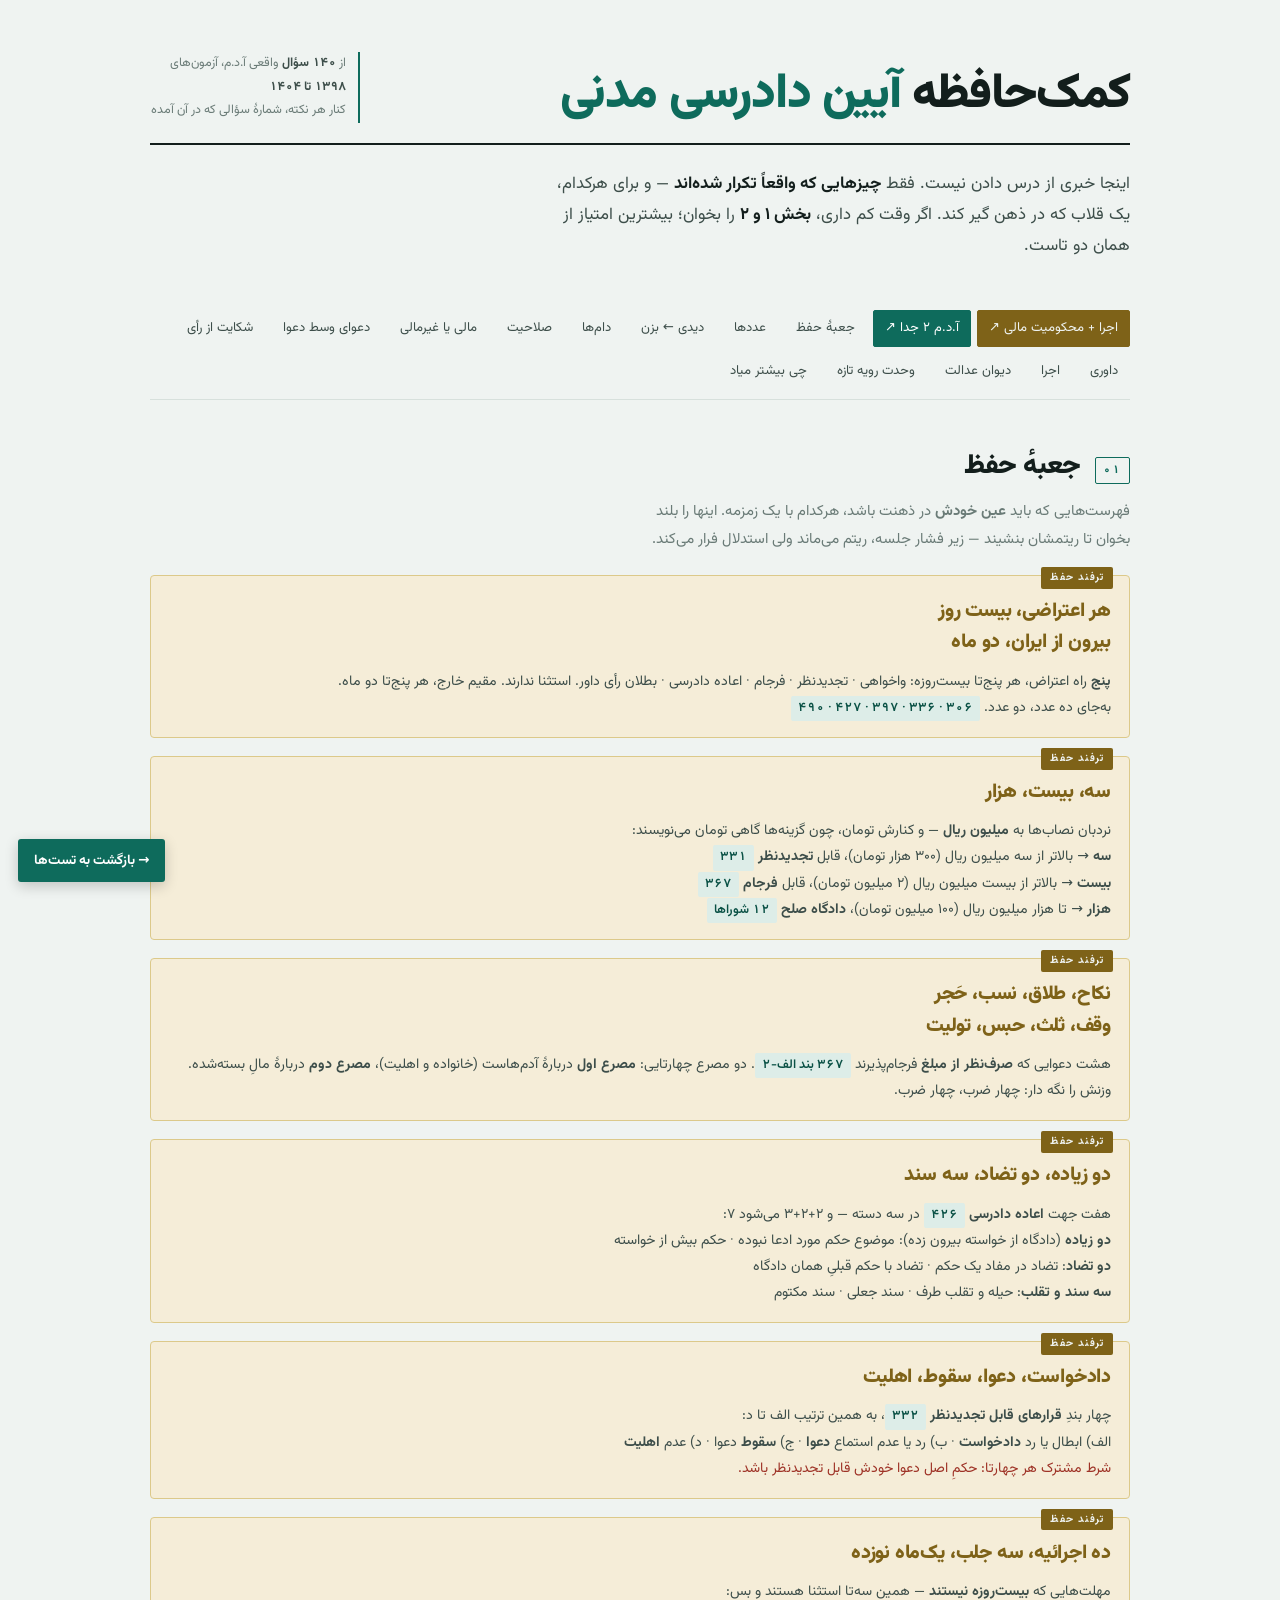
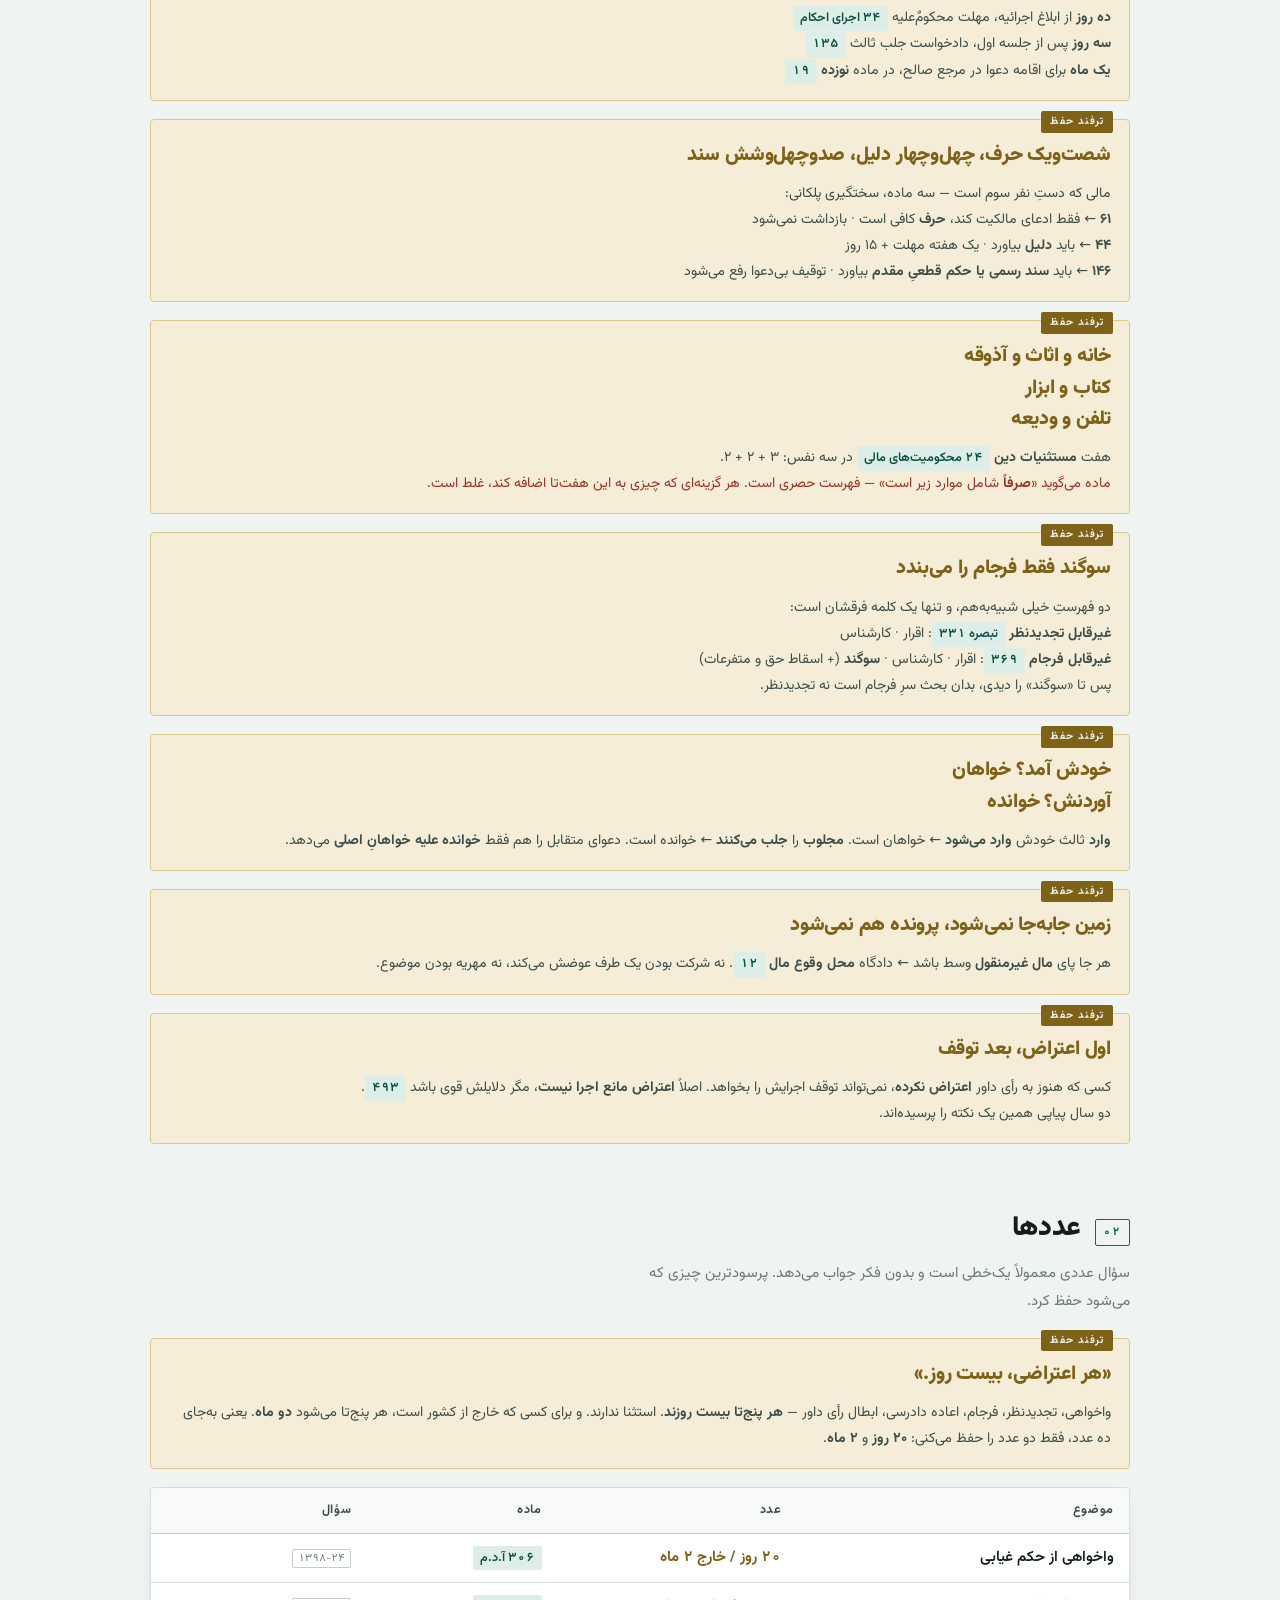
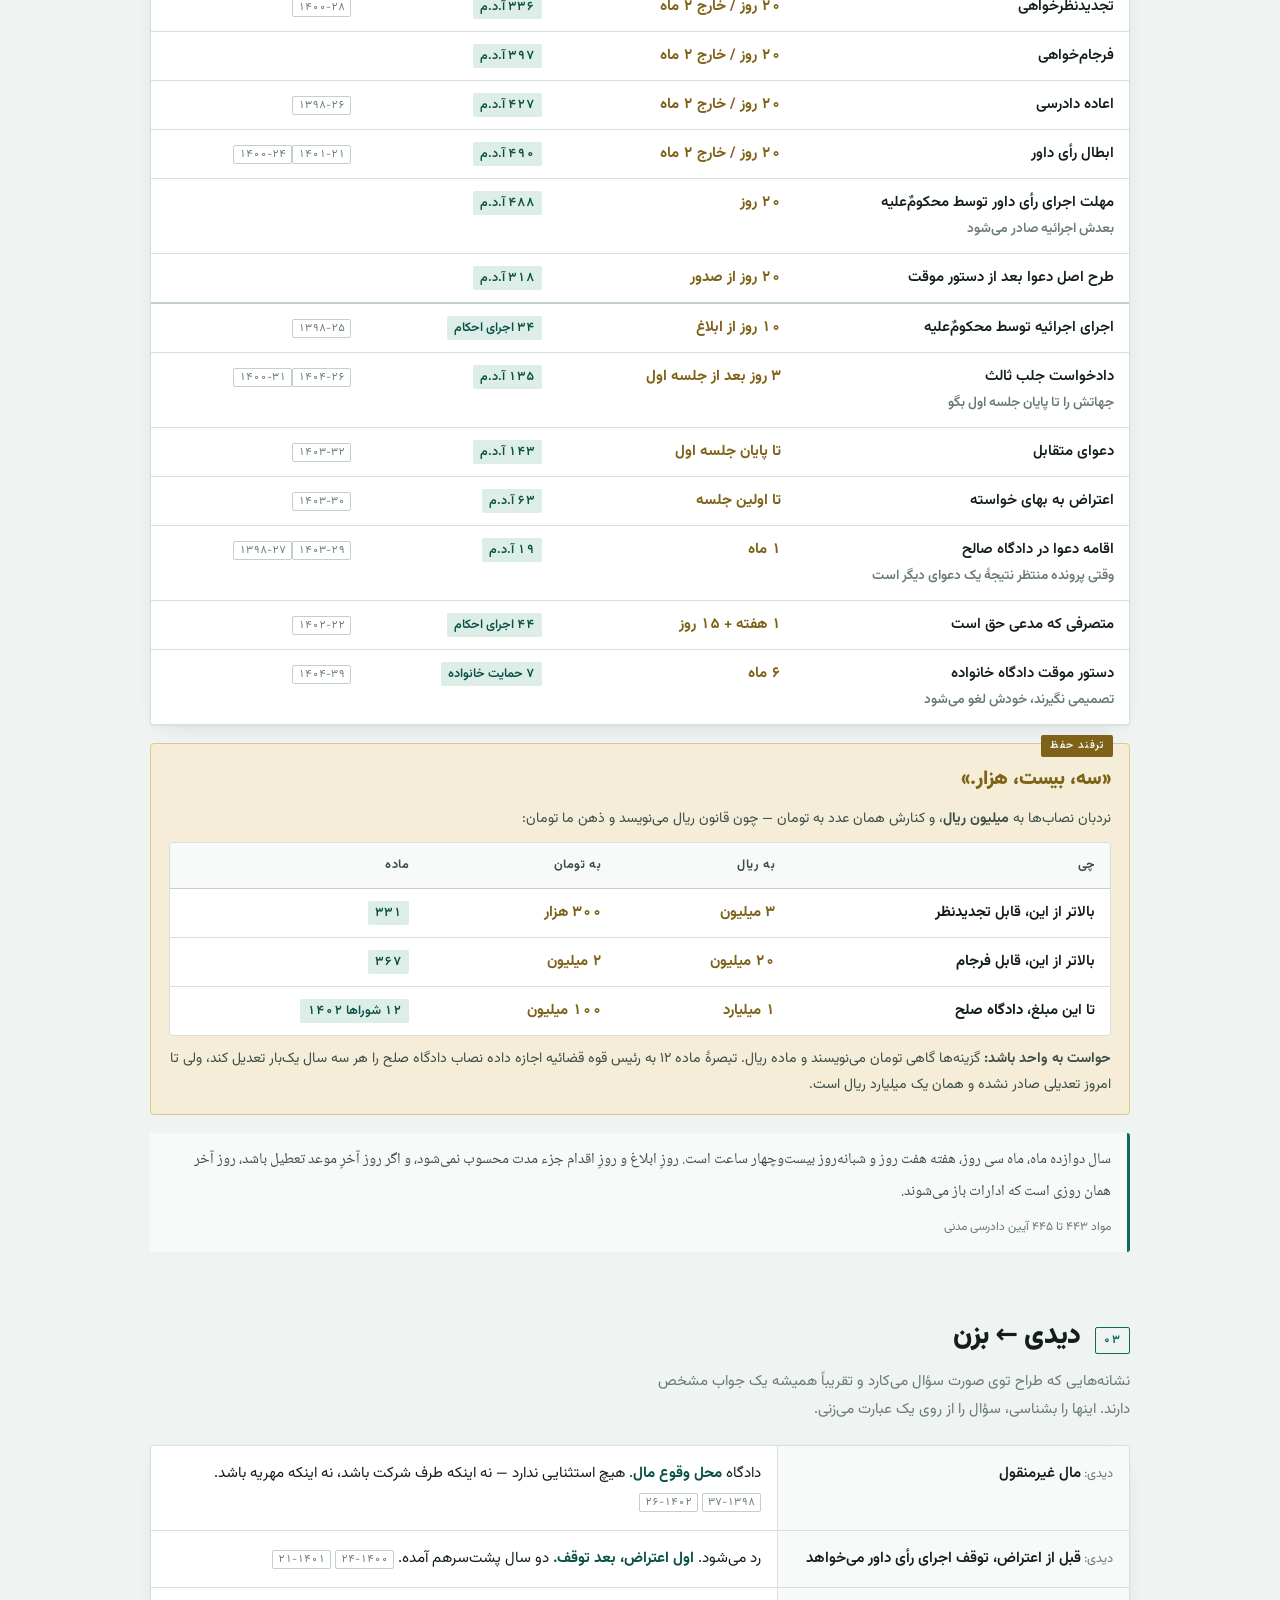
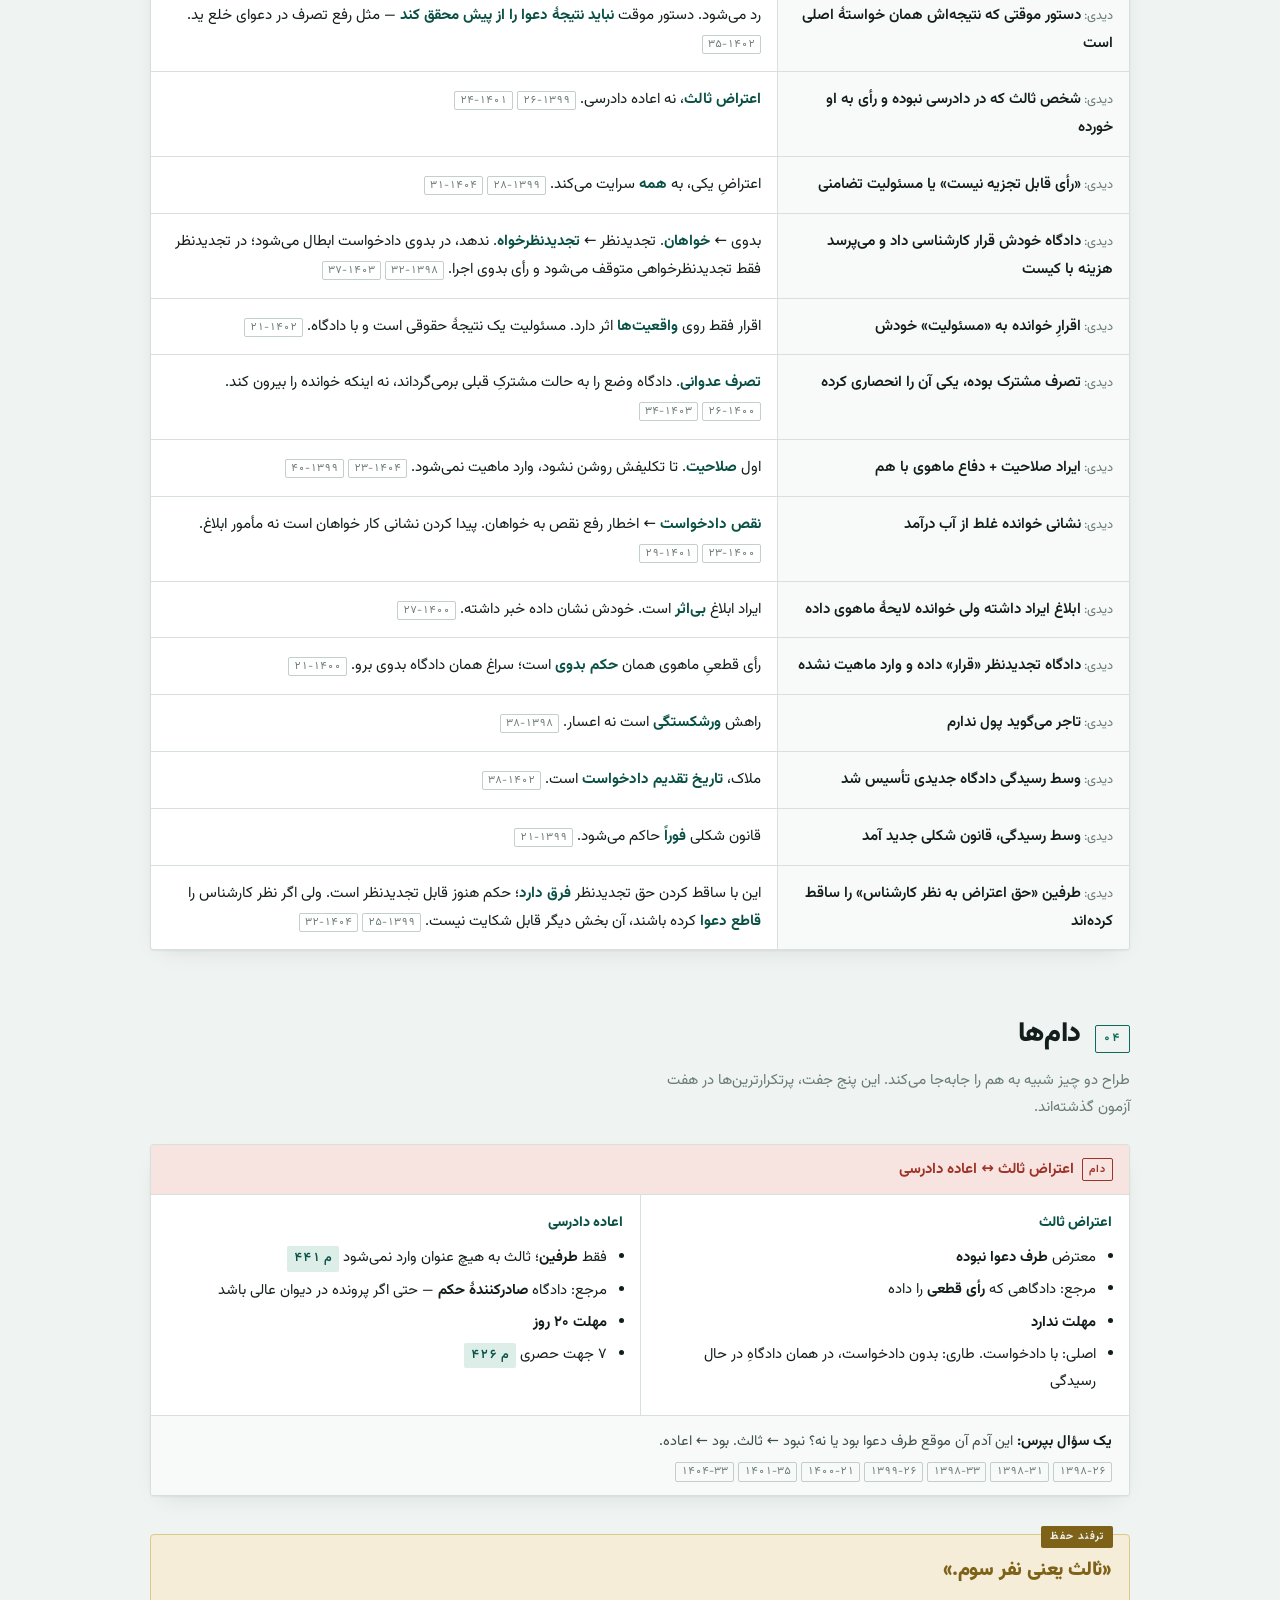
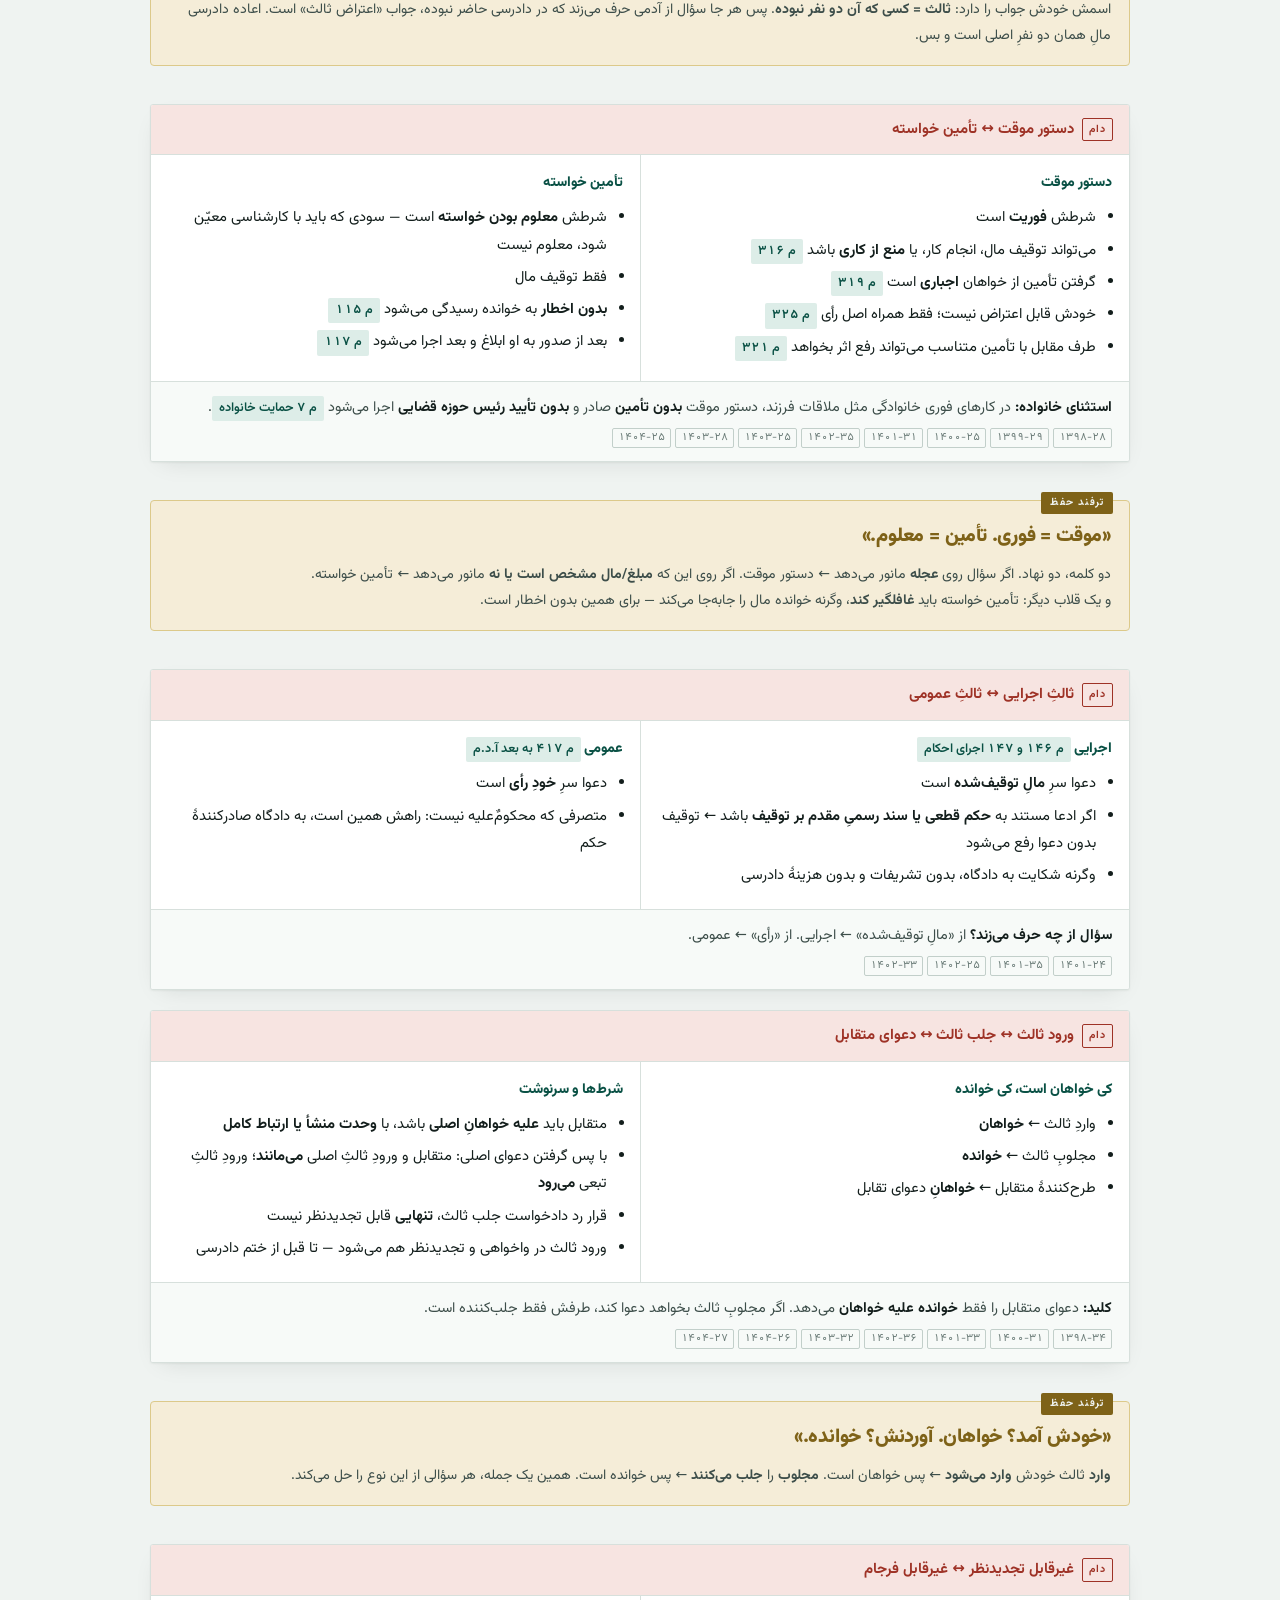
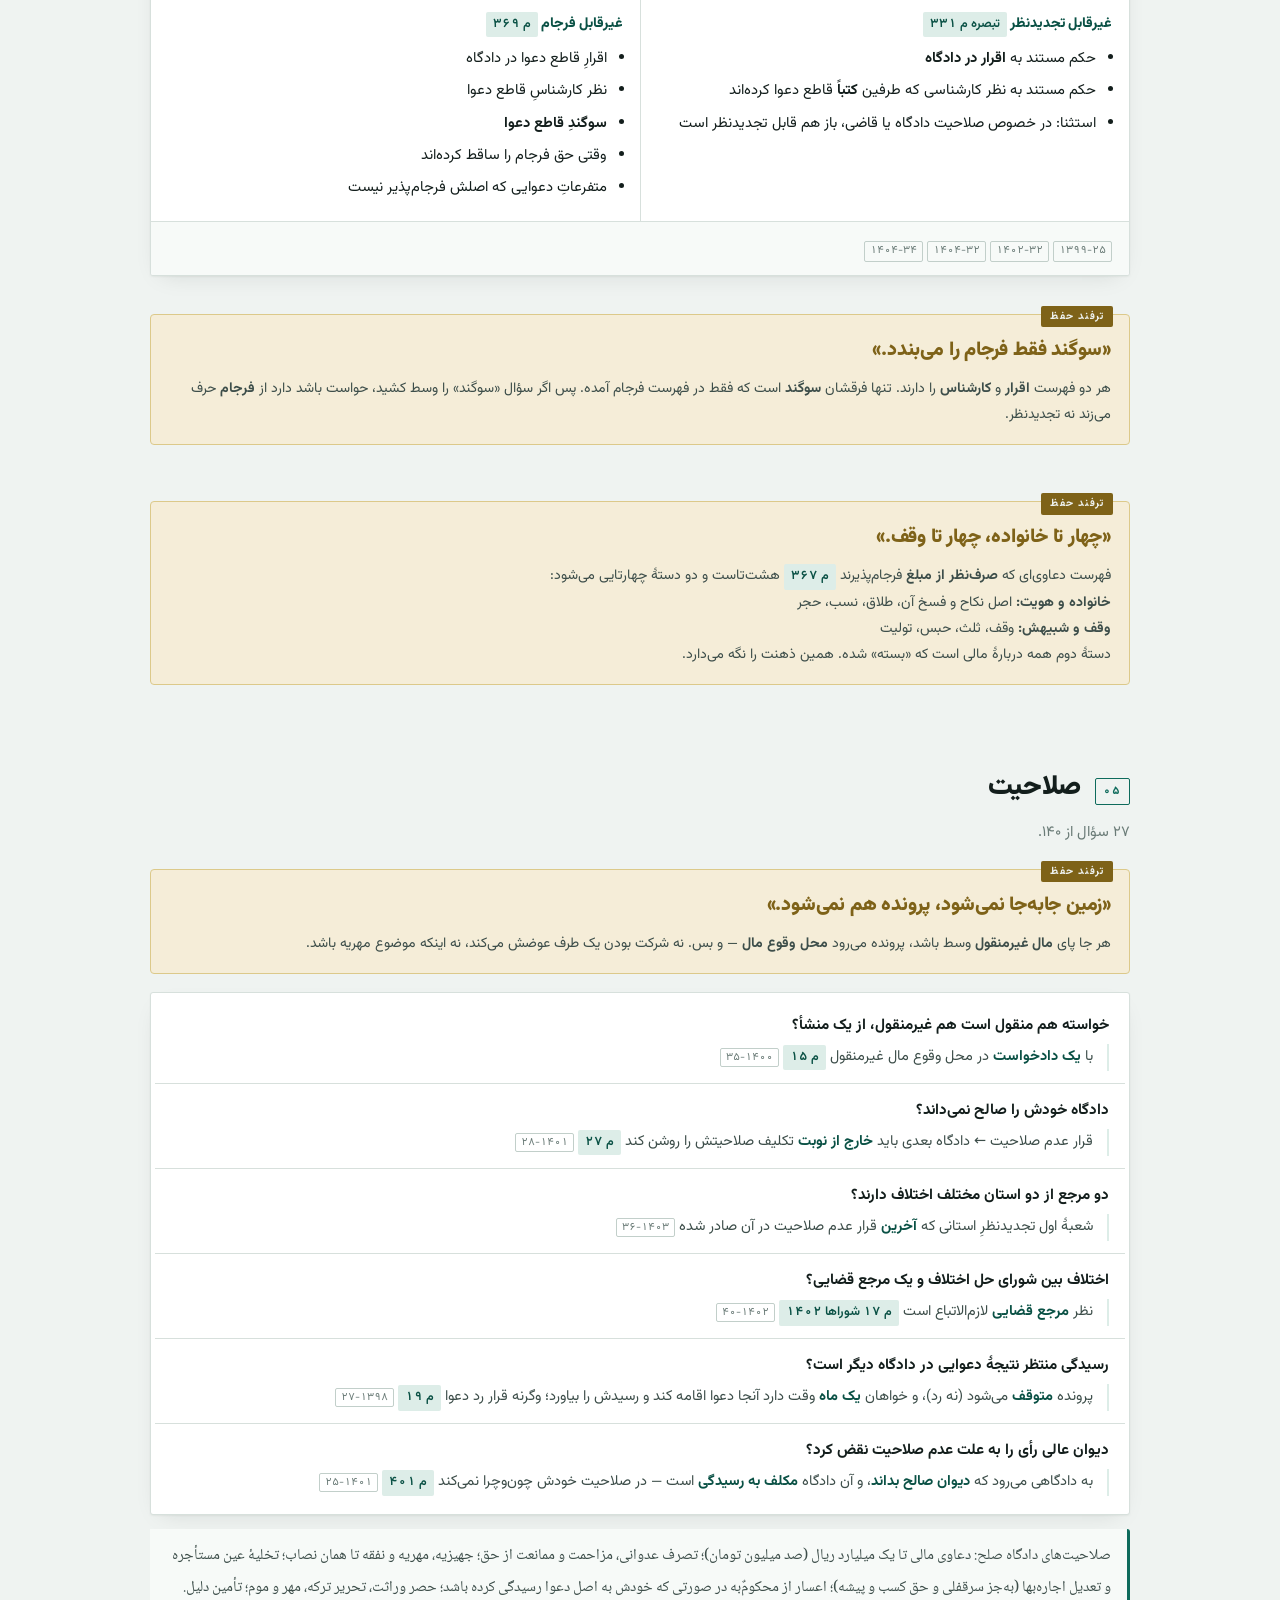
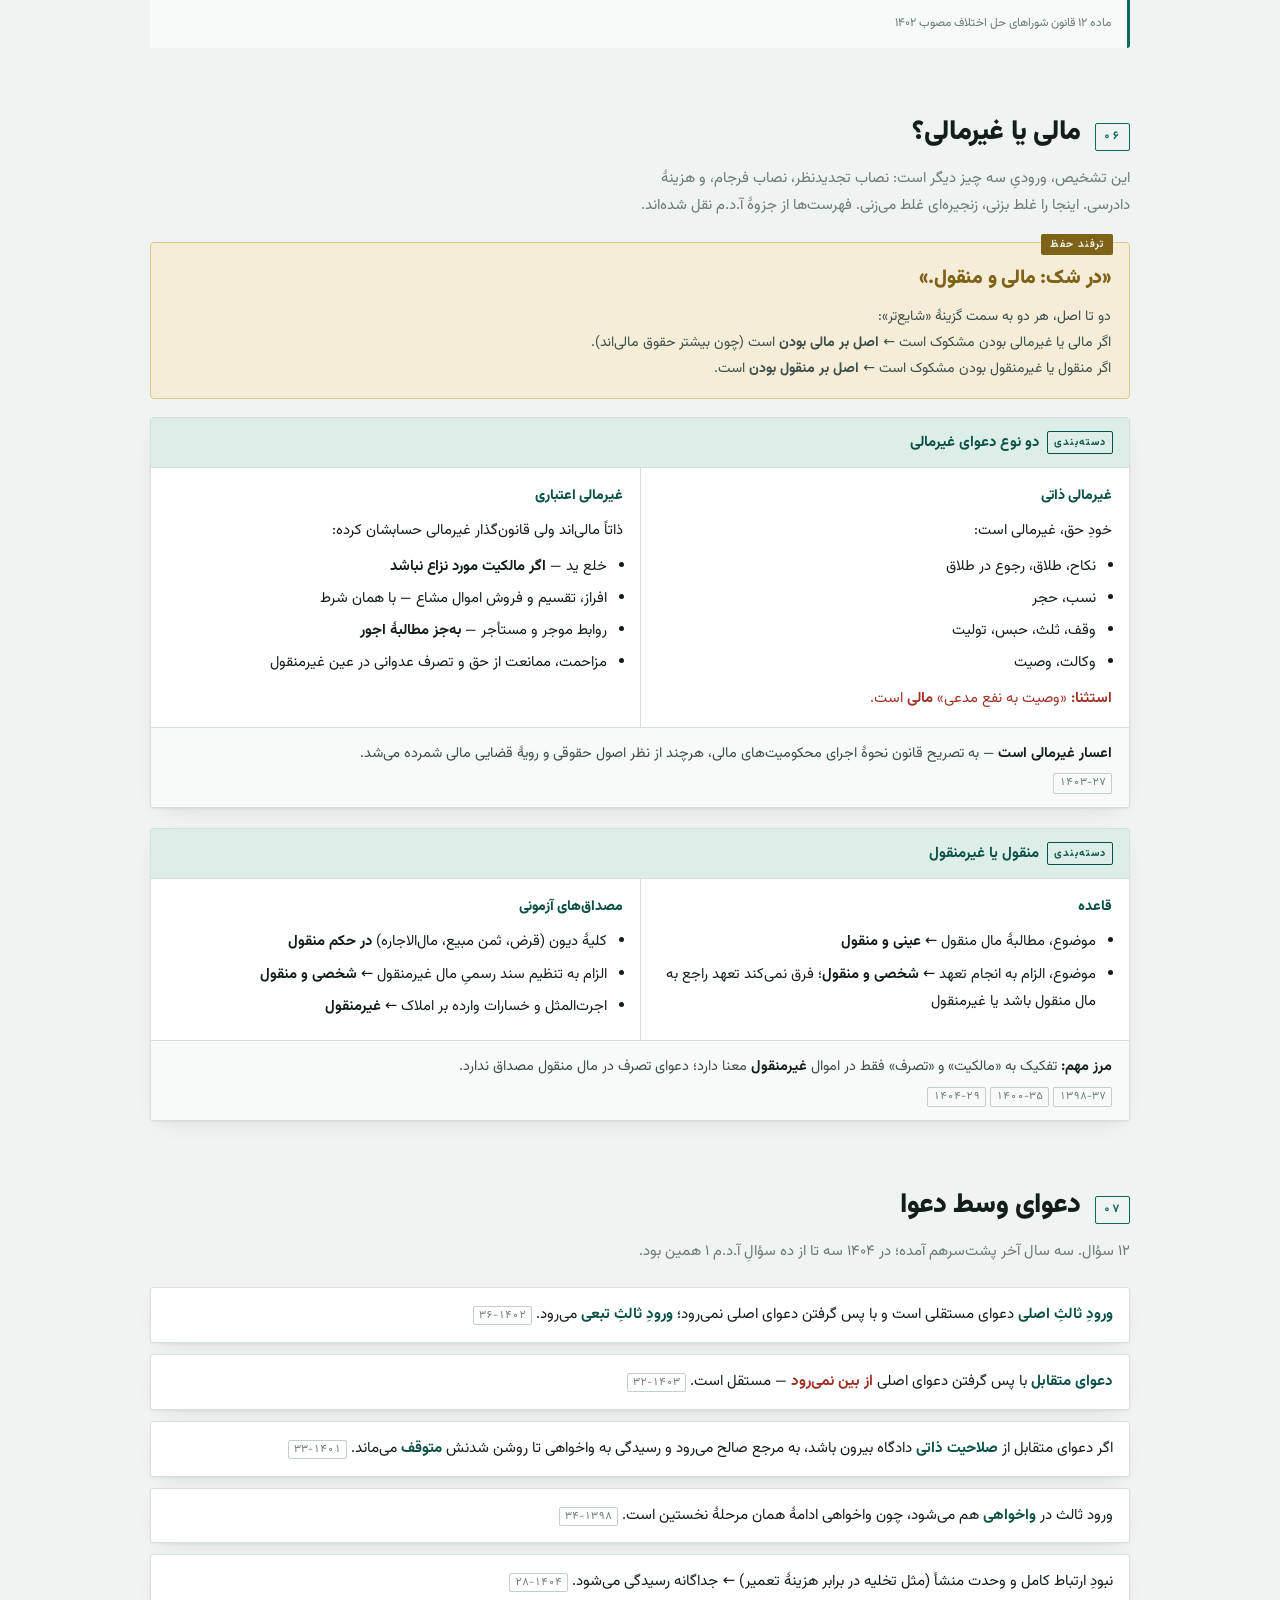
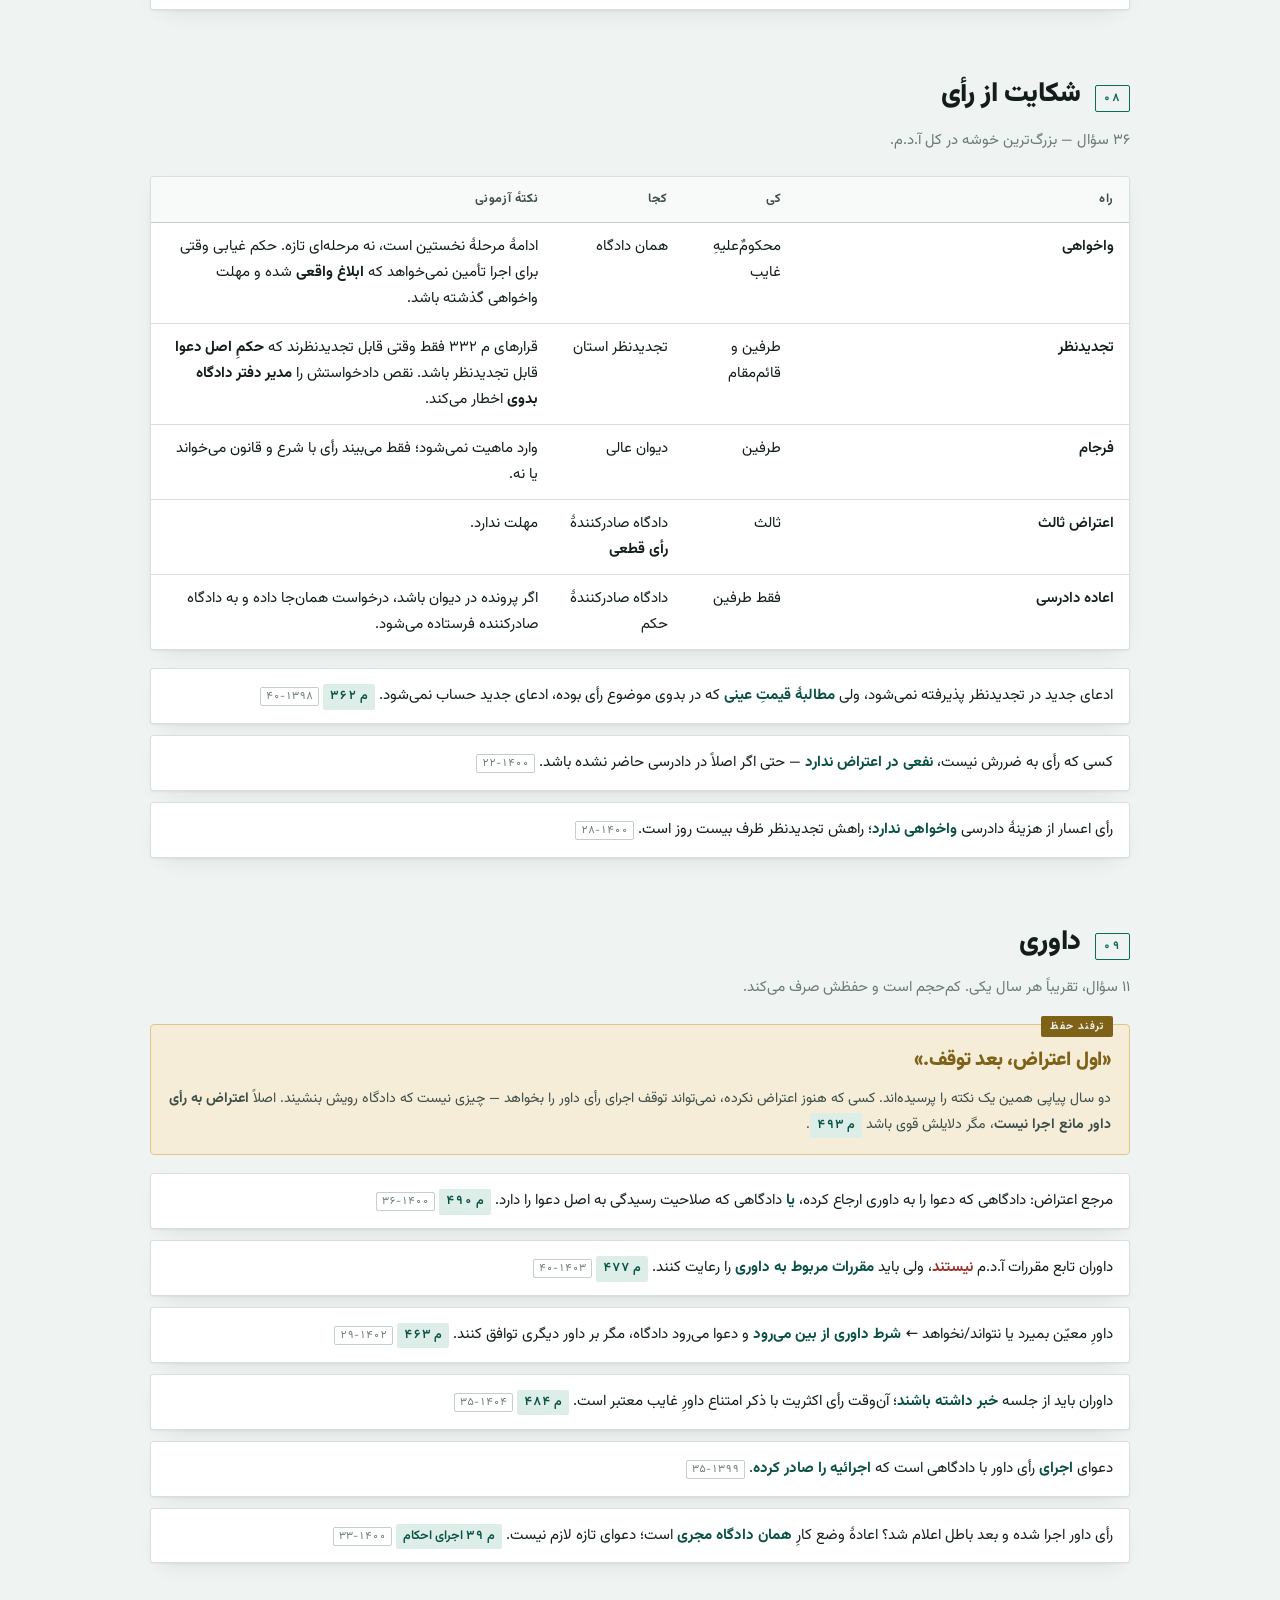
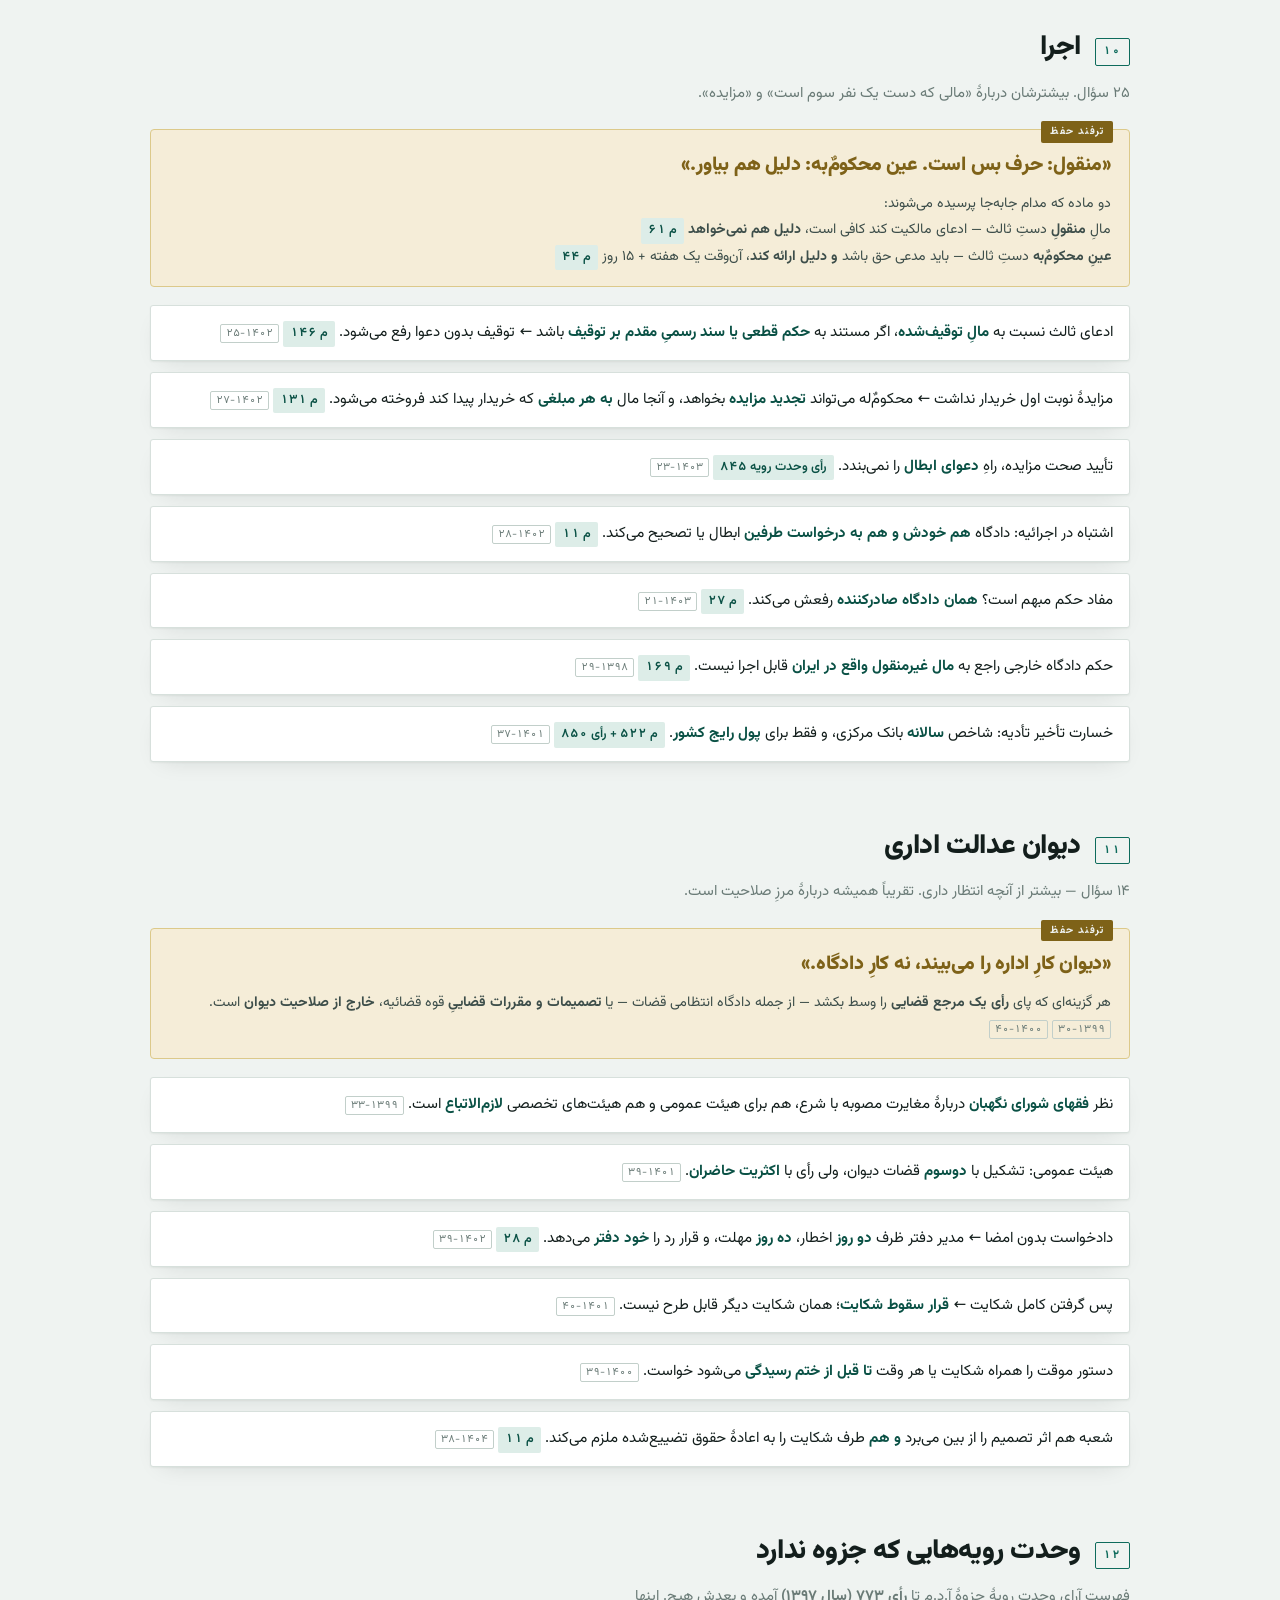
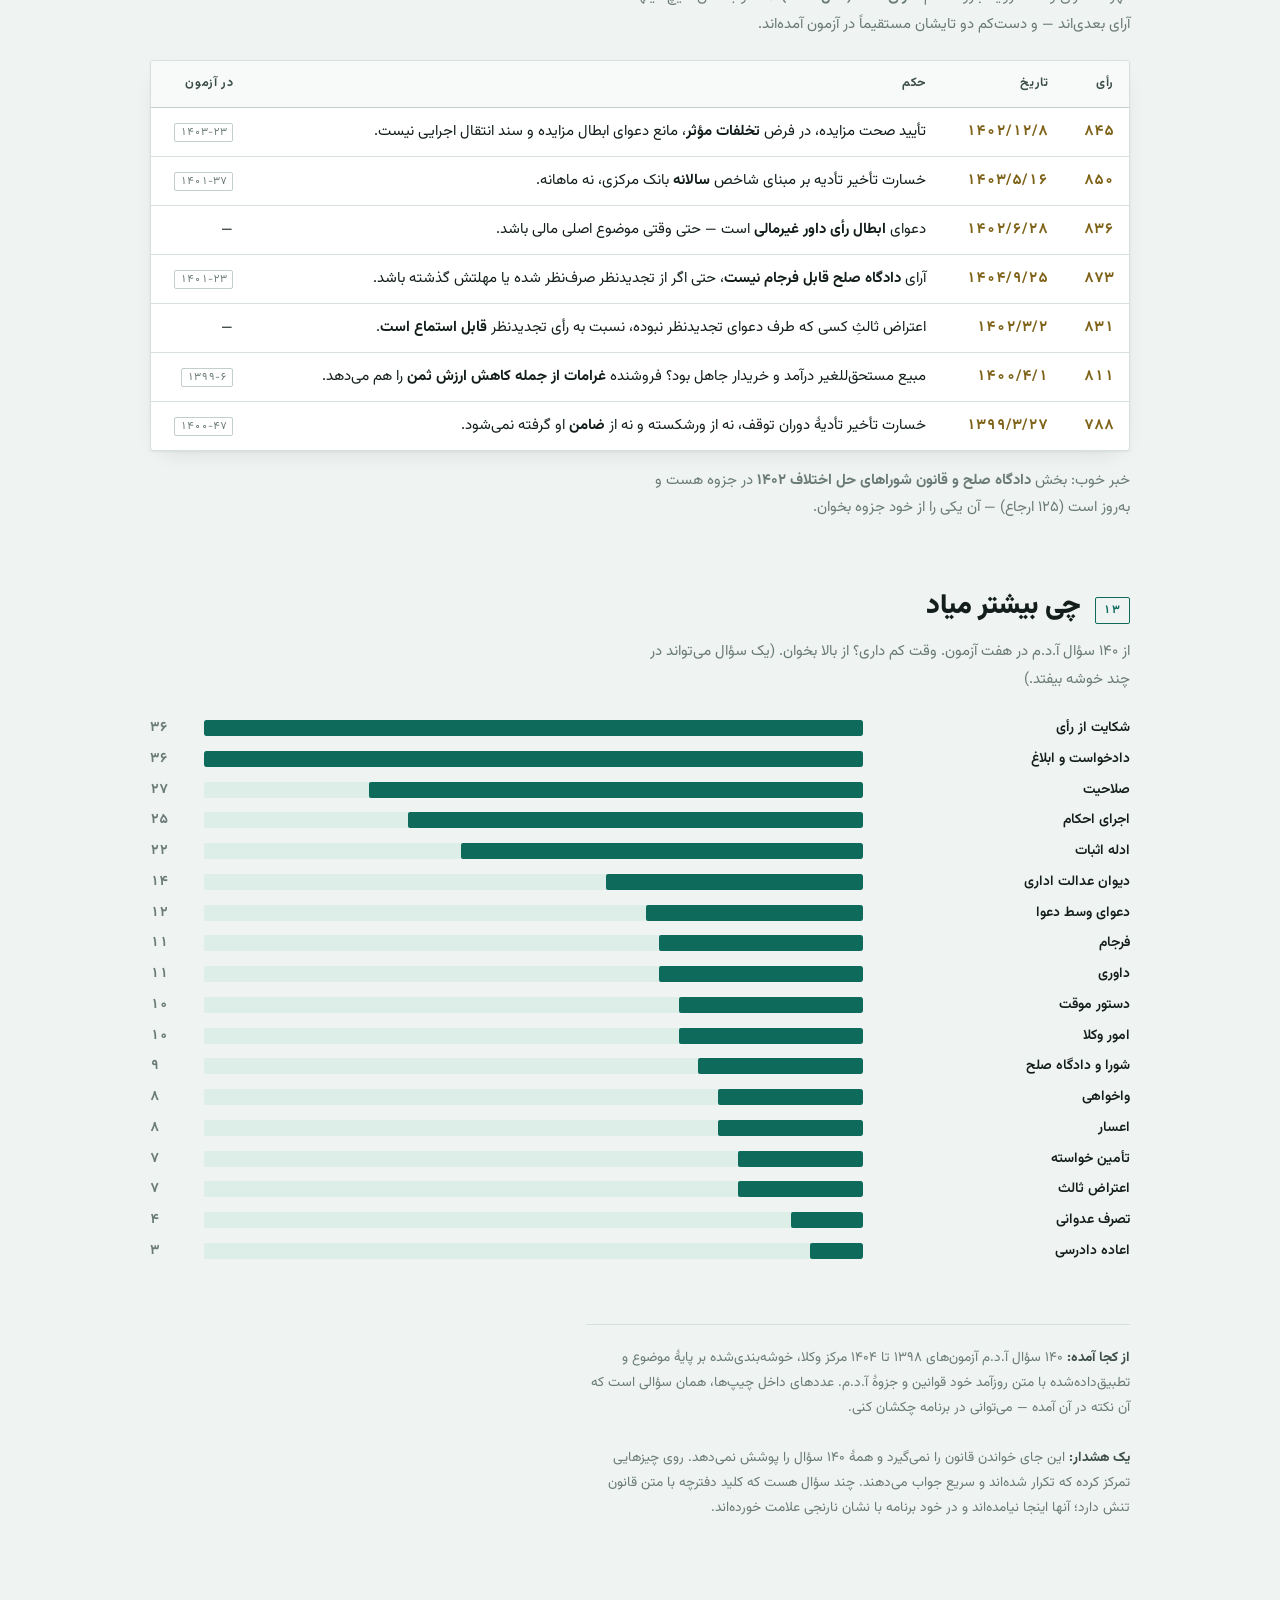
<file: site/adm.html>
<!doctype html>
<html lang="fa" dir="rtl">
<head>
<meta charset="utf-8">
<meta name="viewport" content="width=device-width, initial-scale=1">
<title>کمک‌حافظه آیین دادرسی مدنی</title>
<link rel="preconnect" href="https://fonts.googleapis.com">
<link rel="preconnect" href="https://fonts.gstatic.com" crossorigin>
<link rel="stylesheet" href="https://fonts.googleapis.com/css2?family=Vazirmatn:wght@300;400;500;700;900&family=Noto+Naskh+Arabic:wght@400;600&display=swap">

<style>
:root{
  --ground:#EFF3F1; --surface:#FFFFFF; --surface-2:#F7FAF8;
  --ink:#131E1C; --ink-2:#3D4E4A; --muted:#6A7B77;
  --line:#D7E0DC; --line-2:#C2CFCA;
  --accent:#0E6B5C; --accent-soft:#DDEDE8; --accent-ink:#0A5145;
  --alert:#9E3226; --alert-soft:#F7E4E1;
  --gold:#7E6218; --gold-soft:#F5EDD8; --gold-line:#DCC98A;
  --shadow:0 1px 2px rgba(19,30,28,.05), 0 8px 24px -12px rgba(19,30,28,.15);
}
@media (prefers-color-scheme:dark){
  :root:not([data-theme="light"]){
    --ground:#0D1413; --surface:#15201D; --surface-2:#1B2723;
    --ink:#E2EBE7; --ink-2:#B4C4BF; --muted:#849791;
    --line:#26332F; --line-2:#33433E;
    --accent:#48BBA6; --accent-soft:#14312B; --accent-ink:#7FD6C4;
    --alert:#E8806E; --alert-soft:#331915;
    --gold:#D9B860; --gold-soft:#2A2413; --gold-line:#5A4C24;
    --shadow:0 1px 2px rgba(0,0,0,.35), 0 8px 24px -12px rgba(0,0,0,.6);
  }
}
:root[data-theme="dark"]{
  --ground:#0D1413; --surface:#15201D; --surface-2:#1B2723;
  --ink:#E2EBE7; --ink-2:#B4C4BF; --muted:#849791;
  --line:#26332F; --line-2:#33433E;
  --accent:#48BBA6; --accent-soft:#14312B; --accent-ink:#7FD6C4;
  --alert:#E8806E; --alert-soft:#331915;
  --gold:#D9B860; --gold-soft:#2A2413; --gold-line:#5A4C24;
  --shadow:0 1px 2px rgba(0,0,0,.35), 0 8px 24px -12px rgba(0,0,0,.6);
}

*{box-sizing:border-box}
body{
  margin:0; background:var(--ground); color:var(--ink);
  font-family:'Vazirmatn', system-ui, sans-serif;
  font-size:16.5px; line-height:1.85; font-weight:400;
  -webkit-font-smoothing:antialiased;
}
.rtl{direction:rtl; text-align:right}
.wrap{max-width:1020px; margin:0 auto; padding:0 20px 110px}

.masthead{
  border-bottom:2px solid var(--ink); margin-bottom:8px;
  padding:52px 0 20px; display:flex; flex-wrap:wrap;
  align-items:flex-end; gap:22px; justify-content:space-between;
}
.masthead h1{
  margin:0; font-size:clamp(2rem,5.5vw,3.05rem); font-weight:900;
  letter-spacing:-.02em; line-height:1.15; text-wrap:balance;
}
.masthead h1 em{font-style:normal; color:var(--accent)}
.stamp{
  font-size:.78rem; color:var(--muted); line-height:1.9;
  border-right:2px solid var(--accent); padding-right:12px; max-width:30ch;
}
.stamp b{color:var(--ink-2); font-weight:700; font-variant-numeric:tabular-nums}
.lede{font-size:1.05rem; color:var(--ink-2); max-width:64ch; margin:24px 0 38px}
.lede strong{color:var(--ink); font-weight:700}

nav.toc{
  position:sticky; top:0; z-index:20; background:var(--ground);
  border-bottom:1px solid var(--line); padding:10px 0; margin-bottom:42px;
}
nav.toc ul{list-style:none; margin:0; padding:0; display:flex; gap:6px; flex-wrap:wrap; font-size:.82rem}
nav.toc a{display:block; padding:5px 11px; border-radius:2px; text-decoration:none; color:var(--ink-2); border:1px solid transparent; transition:.15s}
nav.toc a:hover{background:var(--accent-soft); color:var(--accent-ink); border-color:var(--line-2)}
nav.toc a:focus-visible{outline:2px solid var(--accent); outline-offset:1px}

section{margin:0 0 60px; scroll-margin-top:64px}
.sec-head{display:flex; align-items:baseline; gap:14px; margin-bottom:6px; flex-wrap:wrap}
.sec-num{font-size:.72rem; font-weight:700; color:var(--accent); letter-spacing:.14em;
  border:1px solid var(--accent); border-radius:2px; padding:2px 7px; flex:none; font-variant-numeric:tabular-nums}
h2{margin:0; font-size:clamp(1.35rem,3vw,1.7rem); font-weight:900; letter-spacing:-.015em; text-wrap:balance}
.sec-sub{color:var(--muted); font-size:.93rem; margin:0 0 22px; max-width:62ch}

/* ── ترفند حفظ ─────────────────────── */
.trick{
  background:var(--gold-soft); border:1px solid var(--gold-line);
  border-radius:4px; padding:16px 18px 16px 18px; margin:18px 0;
  position:relative;
}
.trick::before{
  content:"ترفند حفظ"; position:absolute; top:-9px; right:16px;
  background:var(--gold); color:var(--ground); font-size:.66rem; font-weight:700;
  letter-spacing:.1em; padding:1px 9px; border-radius:2px;
}
.trick p{margin:0 0 8px; font-size:.96rem; line-height:1.85}
.trick p:last-child{margin-bottom:0}
.trick .say{
  display:block; font-size:1.22rem; font-weight:900; color:var(--gold);
  letter-spacing:-.01em; line-height:1.6; margin:4px 0 10px;
}
.trick .why{font-size:.88rem; color:var(--ink-2)}

.tblwrap{overflow-x:auto; border:1px solid var(--line); border-radius:3px; background:var(--surface); box-shadow:var(--shadow)}
table{border-collapse:collapse; width:100%; min-width:560px; font-size:.93rem}
thead th{background:var(--surface-2); text-align:right; font-weight:700; font-size:.78rem;
  letter-spacing:.05em; color:var(--ink-2); padding:11px 15px; border-bottom:1.5px solid var(--line-2); white-space:nowrap}
tbody td{padding:11px 15px; border-bottom:1px solid var(--line); vertical-align:top; line-height:1.75}
tbody tr:last-child td{border-bottom:none}
tbody tr:hover{background:var(--surface-2)}
td.num{font-weight:700; color:var(--gold); font-variant-numeric:tabular-nums; white-space:nowrap}
td.topic{font-weight:600; width:34%}
.art{font-size:.79rem; color:var(--accent-ink); background:var(--accent-soft); padding:1px 7px;
  border-radius:2px; white-space:nowrap; font-weight:600; display:inline-block; font-variant-numeric:tabular-nums}
.qs{display:flex; flex-wrap:wrap; gap:4px; margin-top:6px}
.q{font-size:.68rem; color:var(--muted); border:1px solid var(--line-2); padding:0 5px;
  border-radius:2px; font-variant-numeric:tabular-nums; white-space:nowrap; line-height:1.7}

.triggers{border:1px solid var(--line); border-radius:3px; overflow:hidden; background:var(--surface); box-shadow:var(--shadow)}
.trig{display:grid; grid-template-columns:minmax(190px,36%) 1fr; border-bottom:1px solid var(--line)}
.trig:last-child{border-bottom:none}
.trig:hover{background:var(--surface-2)}
.trig-if{padding:14px 16px; border-left:1px solid var(--line); background:var(--surface-2); font-weight:600; font-size:.94rem}
.trig-if::before{content:"دیدی: "; color:var(--muted); font-weight:400; font-size:.8rem}
.trig-then{padding:14px 16px; font-size:.94rem}
.trig-then b{color:var(--accent-ink); font-weight:700}
@media (max-width:640px){.trig{grid-template-columns:1fr}.trig-if{border-left:none; border-bottom:1px solid var(--line)}}

.pairs{display:grid; gap:20px}
.pair{border:1px solid var(--line); border-radius:3px; overflow:hidden; background:var(--surface); box-shadow:var(--shadow)}
.pair-h{padding:11px 16px; background:var(--alert-soft); color:var(--alert); font-weight:700;
  font-size:.93rem; border-bottom:1px solid var(--line); display:flex; align-items:center; gap:8px}
.pair-h::before{content:"دام"; font-size:.66rem; letter-spacing:.1em; font-weight:700;
  border:1px solid currentColor; border-radius:2px; padding:1px 6px; flex:none}
.pair-h.calm{background:var(--accent-soft); color:var(--accent-ink)}
.pair-h.calm::before{content:"دسته‌بندی"}
.pair-body{display:grid; grid-template-columns:1fr 1fr}
.pair-col{padding:15px 17px; font-size:.92rem}
.pair-col:first-child{border-left:1px solid var(--line)}
.pair-col h4{margin:0 0 8px; font-size:.88rem; font-weight:800; color:var(--accent-ink)}
.pair-col ul{margin:0; padding-right:16px}
.pair-col li{margin-bottom:5px}
.pair-key{grid-column:1/-1; padding:13px 17px; border-top:1px solid var(--line); background:var(--surface-2); font-size:.9rem; color:var(--ink-2)}
.pair-key b{color:var(--ink); font-weight:700}
@media (max-width:640px){.pair-body{grid-template-columns:1fr}.pair-col:first-child{border-left:none; border-bottom:1px solid var(--line)}}

.statute{font-family:'Noto Naskh Arabic', serif; font-size:.95rem; line-height:2.1;
  background:var(--surface-2); border-right:3px solid var(--accent); padding:12px 16px;
  margin:14px 0; color:var(--ink-2); border-radius:0 3px 3px 0}
.statute cite{display:block; font-family:'Vazirmatn',sans-serif; font-style:normal; font-size:.75rem; color:var(--muted); margin-top:6px}

.points{list-style:none; margin:0; padding:0; display:grid; gap:11px}
.points li{background:var(--surface); border:1px solid var(--line); border-radius:3px;
  padding:13px 16px; font-size:.94rem; box-shadow:var(--shadow)}
.points b{color:var(--accent-ink); font-weight:700}
.points .no{color:var(--alert); font-weight:700}

.tree{background:var(--surface); border:1px solid var(--line); border-radius:3px; padding:6px 4px; box-shadow:var(--shadow)}
.branch{border-bottom:1px solid var(--line); padding:12px 16px}
.branch:last-child{border-bottom:none}
.branch-q{font-weight:700; font-size:.95rem; margin-bottom:5px}
.branch-a{font-size:.91rem; color:var(--ink-2); padding-right:14px; border-right:2px solid var(--accent-soft)}
.branch-a b{color:var(--accent-ink)}

.freq{display:grid; gap:5px}
.freq-row{display:grid; grid-template-columns:minmax(148px,26%) 1fr 42px; align-items:center; gap:12px; font-size:.87rem}
.freq-name{font-weight:600}
.bar{height:16px; background:var(--accent-soft); border-radius:2px; overflow:hidden}
.bar i{display:block; height:100%; background:var(--accent); border-radius:2px}
.freq-n{text-align:left; color:var(--muted); font-variant-numeric:tabular-nums; font-weight:700}

.footnote{margin-top:54px; padding-top:20px; border-top:1px solid var(--line); font-size:.85rem; color:var(--muted); max-width:68ch}
.footnote b{color:var(--ink-2)}
@media (prefers-reduced-motion:reduce){*{transition:none !important; animation:none !important}}
</style>
</head>
<body>


<div class="rtl">
<div class="wrap">

<header class="masthead">
  <h1>کمک‌حافظه <em>آیین دادرسی مدنی</em></h1>
  <div class="stamp">
    از <b>۱۴۰ سؤال</b> واقعی آ.د.م، آزمون‌های <b>۱۳۹۸ تا ۱۴۰۴</b><br>
    کنار هر نکته، شمارهٔ سؤالی که در آن آمده
  </div>
</header>

<p class="lede">
  اینجا خبری از درس دادن نیست. فقط <strong>چیزهایی که واقعاً تکرار شده‌اند</strong> — و برای هرکدام،
  یک قلاب که در ذهن گیر کند. اگر وقت کم داری، <strong>بخش ۱ و ۲</strong> را بخوان؛ بیشترین امتیاز از همان دو تاست.
</p>

<nav class="toc" aria-label="فهرست">
  <ul>
    <li><a href="ejra.html" style="background:var(--gold);color:var(--ground);border-color:var(--gold)">اجرا + محکومیت مالی ↗</a></li>
    <li><a href="adm2.html" style="background:var(--accent);color:#fff;border-color:var(--accent)">آ.د.م ۲ جدا ↗</a></li>
    <li><a href="#box">جعبهٔ حفظ</a></li>
    <li><a href="#numbers">عددها</a></li>
    <li><a href="#triggers">دیدی ← بزن</a></li>
    <li><a href="#traps">دام‌ها</a></li>
    <li><a href="#salahiat">صلاحیت</a></li>
    <li><a href="#mali">مالی یا غیرمالی</a></li>
    <li><a href="#tari">دعوای وسط دعوا</a></li>
    <li><a href="#shekayat">شکایت از رأی</a></li>
    <li><a href="#davari">داوری</a></li>
    <li><a href="#ejra">اجرا</a></li>
    <li><a href="#divan">دیوان عدالت</a></li>
    <li><a href="#vahdat">وحدت رویه تازه</a></li>
    <li><a href="#freq">چی بیشتر میاد</a></li>
  </ul>
</nav>

<!-- ═══ جعبه حفظ ═══ -->
<section id="box">
  <div class="sec-head"><span class="sec-num">۰۱</span><h2>جعبهٔ حفظ</h2></div>
  <p class="sec-sub">
    فهرست‌هایی که باید <b>عین خودش</b> در ذهنت باشد، هرکدام با یک زمزمه. اینها را بلند بخوان تا ریتمشان بنشیند —
    زیر فشار جلسه، ریتم می‌ماند ولی استدلال فرار می‌کند.
  </p>

  <div class="trick">
    <p class="say">هر اعتراضی، بیست روز<br>بیرون از ایران، دو ماه</p>
    <p class="why">
      <b>پنج</b> راه اعتراض، هر پنج‌تا بیست‌روزه: واخواهی · تجدیدنظر · فرجام · اعاده دادرسی · بطلان رأی داور.
      استثنا ندارند. مقیم خارج، هر پنج‌تا دو ماه.<br>
      <span style="color:var(--ink-2)">به‌جای ده عدد، دو عدد.</span>
      <span class="art">۳۰۶ · ۳۳۶ · ۳۹۷ · ۴۲۷ · ۴۹۰</span>
    </p>
  </div>

  <div class="trick">
    <p class="say">سه، بیست، هزار</p>
    <p class="why">
      نردبان نصاب‌ها به <b>میلیون ریال</b> — و کنارش تومان، چون گزینه‌ها گاهی تومان می‌نویسند:<br>
      <b>سه</b> → بالاتر از سه میلیون ریال (۳۰۰ هزار تومان)، قابل <b>تجدیدنظر</b> <span class="art">۳۳۱</span><br>
      <b>بیست</b> → بالاتر از بیست میلیون ریال (۲ میلیون تومان)، قابل <b>فرجام</b> <span class="art">۳۶۷</span><br>
      <b>هزار</b> → تا هزار میلیون ریال (۱۰۰ میلیون تومان)، <b>دادگاه صلح</b> <span class="art">۱۲ شوراها</span>
    </p>
  </div>

  <div class="trick">
    <p class="say">نکاح، طلاق، نسب، حَجر<br>وقف، ثلث، حبس، تولیت</p>
    <p class="why">
      هشت دعوایی که <b>صرف‌نظر از مبلغ</b> فرجام‌پذیرند <span class="art">۳۶۷ بند الف-۲</span>.
      دو مصرع چهارتایی: <b>مصرع اول</b> دربارهٔ آدم‌هاست (خانواده و اهلیت)، <b>مصرع دوم</b> دربارهٔ مالِ بسته‌شده.<br>
      <span style="color:var(--ink-2)">وزنش را نگه دار: چهار ضرب، چهار ضرب.</span>
    </p>
  </div>

  <div class="trick">
    <p class="say">دو زیاده، دو تضاد، سه سند</p>
    <p class="why">
      هفت جهت <b>اعاده دادرسی</b> <span class="art">۴۲۶</span> در سه دسته — و ۲+۲+۳ می‌شود ۷:<br>
      <b>دو زیاده</b> (دادگاه از خواسته بیرون زده): موضوع حکم مورد ادعا نبوده · حکم بیش از خواسته<br>
      <b>دو تضاد</b>: تضاد در مفاد یک حکم · تضاد با حکم قبلیِ همان دادگاه<br>
      <b>سه سند و تقلب</b>: حیله و تقلب طرف · سند جعلی · سند مکتوم
    </p>
  </div>

  <div class="trick">
    <p class="say">دادخواست، دعوا، سقوط، اهلیت</p>
    <p class="why">
      چهار بندِ <b>قرارهای قابل تجدیدنظر</b> <span class="art">۳۳۲</span>، به همین ترتیب الف تا د:<br>
      الف) ابطال یا رد <b>دادخواست</b> · ب) رد یا عدم استماع <b>دعوا</b> · ج) <b>سقوط</b> دعوا · د) عدم <b>اهلیت</b><br>
      <span style="color:var(--alert)">شرط مشترک هر چهارتا: حکمِ اصل دعوا خودش قابل تجدیدنظر باشد.</span>
    </p>
  </div>

  <div class="trick">
    <p class="say">ده اجرائیه، سه جلب، یک‌ماه نوزده</p>
    <p class="why">
      مهلت‌هایی که <b>بیست‌روزه نیستند</b> — همین سه‌تا استثنا هستند و بس:<br>
      <b>ده روز</b> از ابلاغ اجرائیه، مهلت محکومٌ‌علیه <span class="art">۳۴ اجرای احکام</span><br>
      <b>سه روز</b> پس از جلسه اول، دادخواست جلب ثالث <span class="art">۱۳۵</span><br>
      <b>یک ماه</b> برای اقامه دعوا در مرجع صالح، در ماده <b>نوزده</b> <span class="art">۱۹</span>
    </p>
  </div>

  <div class="trick">
    <p class="say">شصت‌ویک حرف، چهل‌وچهار دلیل، صدوچهل‌وشش سند</p>
    <p class="why">
      مالی که دستِ نفر سوم است — سه ماده، سختگیری پلکانی:<br>
      <b>۶۱</b> ← فقط ادعای مالکیت کند، <b>حرف</b> کافی است · بازداشت نمی‌شود<br>
      <b>۴۴</b> ← باید <b>دلیل</b> بیاورد · یک هفته مهلت + ۱۵ روز<br>
      <b>۱۴۶</b> ← باید <b>سند رسمی یا حکم قطعیِ مقدم</b> بیاورد · توقیف بی‌دعوا رفع می‌شود
    </p>
  </div>

  <div class="trick">
    <p class="say">خانه و اثاث و آذوقه<br>کتاب و ابزار<br>تلفن و ودیعه</p>
    <p class="why">
      هفت <b>مستثنیات دین</b> <span class="art">۲۴ محکومیت‌های مالی</span> در سه نفس: ۳ + ۲ + ۲.<br>
      <span style="color:var(--alert)">ماده می‌گوید «<b>صرفاً</b> شامل موارد زیر است» — فهرست حصری است.
      هر گزینه‌ای که چیزی به این هفت‌تا اضافه کند، غلط است.</span>
    </p>
  </div>

  <div class="trick">
    <p class="say">سوگند فقط فرجام را می‌بندد</p>
    <p class="why">
      دو فهرستِ خیلی شبیه‌به‌هم، و تنها یک کلمه فرقشان است:<br>
      <b>غیرقابل تجدیدنظر</b> <span class="art">تبصره ۳۳۱</span>: اقرار · کارشناس<br>
      <b>غیرقابل فرجام</b> <span class="art">۳۶۹</span>: اقرار · کارشناس · <b>سوگند</b> (+ اسقاط حق و متفرعات)<br>
      <span style="color:var(--ink-2)">پس تا «سوگند» را دیدی، بدان بحث سرِ فرجام است نه تجدیدنظر.</span>
    </p>
  </div>

  <div class="trick">
    <p class="say">خودش آمد؟ خواهان<br>آوردنش؟ خوانده</p>
    <p class="why">
      <b>وارد</b> ثالث خودش <b>وارد می‌شود</b> ← خواهان است.
      <b>مجلوب</b> را <b>جلب می‌کنند</b> ← خوانده است.
      دعوای متقابل را هم فقط <b>خوانده علیه خواهانِ اصلی</b> می‌دهد.
    </p>
  </div>

  <div class="trick">
    <p class="say">زمین جابه‌جا نمی‌شود، پرونده هم نمی‌شود</p>
    <p class="why">
      هر جا پای <b>مال غیرمنقول</b> وسط باشد ← دادگاه <b>محل وقوع مال</b> <span class="art">۱۲</span>.
      نه شرکت بودن یک طرف عوضش می‌کند، نه مهریه بودن موضوع.
    </p>
  </div>

  <div class="trick">
    <p class="say">اول اعتراض، بعد توقف</p>
    <p class="why">
      کسی که هنوز به رأی داور <b>اعتراض نکرده</b>، نمی‌تواند توقف اجرایش را بخواهد.
      اصلاً <b>اعتراض مانع اجرا نیست</b>، مگر دلایلش قوی باشد <span class="art">۴۹۳</span>.<br>
      <span style="color:var(--ink-2)">دو سال پیاپی همین یک نکته را پرسیده‌اند.</span>
    </p>
  </div>
</section>

<!-- ═══ عددها ═══ -->
<section id="numbers">
  <div class="sec-head"><span class="sec-num">۰۲</span><h2>عددها</h2></div>
  <p class="sec-sub">سؤال عددی معمولاً یک‌خطی است و بدون فکر جواب می‌دهد. پرسودترین چیزی که می‌شود حفظ کرد.</p>

  <div class="trick">
    <p class="say">«هر اعتراضی، بیست روز.»</p>
    <p class="why">
      واخواهی، تجدیدنظر، فرجام، اعاده دادرسی، ابطال رأی داور — <b>هر پنج‌تا بیست روزند</b>. استثنا ندارند.
      و برای کسی که خارج از کشور است، هر پنج‌تا می‌شود <b>دو ماه</b>.
      یعنی به‌جای ده عدد، فقط دو عدد را حفظ می‌کنی: <b>۲۰ روز</b> و <b>۲ ماه</b>.
    </p>
  </div>

  <div class="tblwrap">
    <table>
      <thead><tr><th>موضوع</th><th>عدد</th><th>ماده</th><th>سؤال</th></tr></thead>
      <tbody>
        <tr><td class="topic">واخواهی از حکم غیابی</td><td class="num">۲۰ روز / خارج ۲ ماه</td><td><span class="art">۳۰۶ آ.د.م</span></td><td><span class="q">۱۳۹۸-۲۴</span></td></tr>
        <tr><td class="topic">تجدیدنظرخواهی</td><td class="num">۲۰ روز / خارج ۲ ماه</td><td><span class="art">۳۳۶ آ.د.م</span></td><td><span class="q">۱۴۰۰-۲۸</span></td></tr>
        <tr><td class="topic">فرجام‌خواهی</td><td class="num">۲۰ روز / خارج ۲ ماه</td><td><span class="art">۳۹۷ آ.د.م</span></td><td></td></tr>
        <tr><td class="topic">اعاده دادرسی</td><td class="num">۲۰ روز / خارج ۲ ماه</td><td><span class="art">۴۲۷ آ.د.م</span></td><td><span class="q">۱۳۹۸-۲۶</span></td></tr>
        <tr><td class="topic">ابطال رأی داور</td><td class="num">۲۰ روز / خارج ۲ ماه</td><td><span class="art">۴۹۰ آ.د.م</span></td><td><span class="q">۱۴۰۰-۲۴</span><span class="q">۱۴۰۱-۲۱</span></td></tr>
        <tr><td class="topic">مهلت اجرای رأی داور توسط محکومٌ‌علیه<br><span style="color:var(--muted);font-size:.85rem">بعدش اجرائیه صادر می‌شود</span></td><td class="num">۲۰ روز</td><td><span class="art">۴۸۸ آ.د.م</span></td><td></td></tr>
        <tr><td class="topic">طرح اصل دعوا بعد از دستور موقت</td><td class="num">۲۰ روز از صدور</td><td><span class="art">۳۱۸ آ.د.م</span></td><td></td></tr>
        <tr style="border-top:2px solid var(--line-2)"><td class="topic">اجرای اجرائیه توسط محکومٌ‌علیه</td><td class="num">۱۰ روز از ابلاغ</td><td><span class="art">۳۴ اجرای احکام</span></td><td><span class="q">۱۳۹۸-۲۵</span></td></tr>
        <tr><td class="topic">دادخواست جلب ثالث<br><span style="color:var(--muted);font-size:.85rem">جهاتش را تا پایان جلسه اول بگو</span></td><td class="num">۳ روز بعد از جلسه اول</td><td><span class="art">۱۳۵ آ.د.م</span></td><td><span class="q">۱۴۰۰-۳۱</span><span class="q">۱۴۰۴-۲۶</span></td></tr>
        <tr><td class="topic">دعوای متقابل</td><td class="num">تا پایان جلسه اول</td><td><span class="art">۱۴۳ آ.د.م</span></td><td><span class="q">۱۴۰۳-۳۲</span></td></tr>
        <tr><td class="topic">اعتراض به بهای خواسته</td><td class="num">تا اولین جلسه</td><td><span class="art">۶۳ آ.د.م</span></td><td><span class="q">۱۴۰۳-۳۰</span></td></tr>
        <tr><td class="topic">اقامه دعوا در دادگاه صالح<br><span style="color:var(--muted);font-size:.85rem">وقتی پرونده منتظر نتیجهٔ یک دعوای دیگر است</span></td><td class="num">۱ ماه</td><td><span class="art">۱۹ آ.د.م</span></td><td><span class="q">۱۳۹۸-۲۷</span><span class="q">۱۴۰۳-۲۹</span></td></tr>
        <tr><td class="topic">متصرفی که مدعی حق است</td><td class="num">۱ هفته + ۱۵ روز</td><td><span class="art">۴۴ اجرای احکام</span></td><td><span class="q">۱۴۰۲-۲۲</span></td></tr>
        <tr><td class="topic">دستور موقت دادگاه خانواده<br><span style="color:var(--muted);font-size:.85rem">تصمیمی نگیرند، خودش لغو می‌شود</span></td><td class="num">۶ ماه</td><td><span class="art">۷ حمایت خانواده</span></td><td><span class="q">۱۴۰۴-۳۹</span></td></tr>
      </tbody>
    </table>
  </div>

  <div class="trick">
    <p class="say">«سه، بیست، هزار.»</p>
    <p class="why">
      نردبان نصاب‌ها به <b>میلیون ریال</b>، و کنارش همان عدد به تومان — چون قانون ریال می‌نویسد و ذهن ما تومان:
    </p>
    <div class="tblwrap" style="margin-top:10px; box-shadow:none">
      <table style="min-width:440px">
        <thead><tr><th>چی</th><th>به ریال</th><th>به تومان</th><th>ماده</th></tr></thead>
        <tbody>
          <tr><td class="topic">بالاتر از این، قابل <b>تجدیدنظر</b></td><td class="num">۳ میلیون</td><td class="num">۳۰۰ هزار</td><td><span class="art">۳۳۱</span></td></tr>
          <tr><td class="topic">بالاتر از این، قابل <b>فرجام</b></td><td class="num">۲۰ میلیون</td><td class="num">۲ میلیون</td><td><span class="art">۳۶۷</span></td></tr>
          <tr><td class="topic">تا این مبلغ، <b>دادگاه صلح</b></td><td class="num">۱ میلیارد</td><td class="num">۱۰۰ میلیون</td><td><span class="art">۱۲ شوراها ۱۴۰۲</span></td></tr>
        </tbody>
      </table>
    </div>
    <p class="why" style="margin-top:10px">
      <b>حواست به واحد باشد:</b> گزینه‌ها گاهی تومان می‌نویسند و ماده ریال. تبصرهٔ ماده ۱۲ به رئیس قوه قضائیه اجازه
      داده نصاب دادگاه صلح را هر سه سال یک‌بار تعدیل کند، ولی تا امروز تعدیلی صادر نشده و همان یک میلیارد ریال است.
    </p>
  </div>

  <div class="statute">
    سال دوازده ماه، ماه سی روز، هفته هفت روز و شبانه‌روز بیست‌وچهار ساعت است. روزِ ابلاغ و روزِ اقدام جزء مدت
    محسوب نمی‌شود، و اگر روز آخرِ موعد تعطیل باشد، روز آخر همان روزی است که ادارات باز می‌شوند.
    <cite>مواد ۴۴۳ تا ۴۴۵ آیین دادرسی مدنی</cite>
  </div>
</section>

<!-- ═══ ۲ ═══ -->
<section id="triggers">
  <div class="sec-head"><span class="sec-num">۰۳</span><h2>دیدی ← بزن</h2></div>
  <p class="sec-sub">
    نشانه‌هایی که طراح توی صورت سؤال می‌کارد و تقریباً همیشه یک جواب مشخص دارند.
    اینها را بشناسی، سؤال را از روی یک عبارت می‌زنی.
  </p>

  <div class="triggers">
    <div class="trig"><div class="trig-if">مال غیرمنقول</div><div class="trig-then">دادگاه <b>محل وقوع مال</b>. هیچ استثنایی ندارد — نه اینکه طرف شرکت باشد، نه اینکه مهریه باشد. <span class="q">۱۳۹۸-۳۷</span> <span class="q">۱۴۰۲-۲۶</span></div></div>
    <div class="trig"><div class="trig-if">قبل از اعتراض، توقف اجرای رأی داور می‌خواهد</div><div class="trig-then">رد می‌شود. <b>اول اعتراض، بعد توقف.</b> دو سال پشت‌سرهم آمده. <span class="q">۱۴۰۰-۲۴</span> <span class="q">۱۴۰۱-۲۱</span></div></div>
    <div class="trig"><div class="trig-if">دستور موقتی که نتیجه‌اش همان خواستهٔ اصلی است</div><div class="trig-then">رد می‌شود. دستور موقت <b>نباید نتیجهٔ دعوا را از پیش محقق کند</b> — مثل رفع تصرف در دعوای خلع ید. <span class="q">۱۴۰۲-۳۵</span></div></div>
    <div class="trig"><div class="trig-if">شخص ثالث که در دادرسی نبوده و رأی به او خورده</div><div class="trig-then"><b>اعتراض ثالث</b>، نه اعاده دادرسی. <span class="q">۱۳۹۹-۲۶</span> <span class="q">۱۴۰۱-۲۴</span></div></div>
    <div class="trig"><div class="trig-if">«رأی قابل تجزیه نیست» یا مسئولیت تضامنی</div><div class="trig-then">اعتراضِ یکی، به <b>همه</b> سرایت می‌کند. <span class="q">۱۳۹۹-۲۸</span> <span class="q">۱۴۰۴-۳۱</span></div></div>
    <div class="trig"><div class="trig-if">دادگاه خودش قرار کارشناسی داد و می‌پرسد هزینه با کیست</div><div class="trig-then">بدوی ← <b>خواهان</b>. تجدیدنظر ← <b>تجدیدنظرخواه</b>. ندهد، در بدوی دادخواست ابطال می‌شود؛ در تجدیدنظر فقط تجدیدنظرخواهی متوقف می‌شود و رأی بدوی اجرا. <span class="q">۱۳۹۸-۳۲</span> <span class="q">۱۴۰۳-۳۷</span></div></div>
    <div class="trig"><div class="trig-if">اقرارِ خوانده به «مسئولیت» خودش</div><div class="trig-then">اقرار فقط روی <b>واقعیت‌ها</b> اثر دارد. مسئولیت یک نتیجهٔ حقوقی است و با دادگاه. <span class="q">۱۴۰۲-۲۱</span></div></div>
    <div class="trig"><div class="trig-if">تصرف مشترک بوده، یکی آن را انحصاری کرده</div><div class="trig-then"><b>تصرف عدوانی</b>. دادگاه وضع را به حالت مشترکِ قبلی برمی‌گرداند، نه اینکه خوانده را بیرون کند. <span class="q">۱۴۰۰-۲۶</span> <span class="q">۱۴۰۳-۳۴</span></div></div>
    <div class="trig"><div class="trig-if">ایراد صلاحیت + دفاع ماهوی با هم</div><div class="trig-then">اول <b>صلاحیت</b>. تا تکلیفش روشن نشود، وارد ماهیت نمی‌شود. <span class="q">۱۴۰۴-۲۳</span> <span class="q">۱۳۹۹-۴۰</span></div></div>
    <div class="trig"><div class="trig-if">نشانی خوانده غلط از آب درآمد</div><div class="trig-then"><b>نقص دادخواست</b> ← اخطار رفع نقص به خواهان. پیدا کردن نشانی کار خواهان است نه مأمور ابلاغ. <span class="q">۱۴۰۰-۲۳</span> <span class="q">۱۴۰۱-۲۹</span></div></div>
    <div class="trig"><div class="trig-if">ابلاغ ایراد داشته ولی خوانده لایحهٔ ماهوی داده</div><div class="trig-then">ایراد ابلاغ <b>بی‌اثر</b> است. خودش نشان داده خبر داشته. <span class="q">۱۴۰۰-۲۷</span></div></div>
    <div class="trig"><div class="trig-if">دادگاه تجدیدنظر «قرار» داده و وارد ماهیت نشده</div><div class="trig-then">رأی قطعیِ ماهوی همان <b>حکم بدوی</b> است؛ سراغ همان دادگاه بدوی برو. <span class="q">۱۴۰۰-۲۱</span></div></div>
    <div class="trig"><div class="trig-if">تاجر می‌گوید پول ندارم</div><div class="trig-then">راهش <b>ورشکستگی</b> است نه اعسار. <span class="q">۱۳۹۸-۳۸</span></div></div>
    <div class="trig"><div class="trig-if">وسط رسیدگی دادگاه جدیدی تأسیس شد</div><div class="trig-then">ملاک، <b>تاریخ تقدیم دادخواست</b> است. <span class="q">۱۴۰۲-۳۸</span></div></div>
    <div class="trig"><div class="trig-if">وسط رسیدگی، قانون شکلی جدید آمد</div><div class="trig-then">قانون شکلی <b>فوراً</b> حاکم می‌شود. <span class="q">۱۳۹۹-۲۱</span></div></div>
    <div class="trig"><div class="trig-if">طرفین «حق اعتراض به نظر کارشناس» را ساقط کرده‌اند</div><div class="trig-then">این با ساقط کردن حق تجدیدنظر <b>فرق دارد</b>؛ حکم هنوز قابل تجدیدنظر است. ولی اگر نظر کارشناس را <b>قاطع دعوا</b> کرده باشند، آن بخش دیگر قابل شکایت نیست. <span class="q">۱۳۹۹-۲۵</span> <span class="q">۱۴۰۴-۳۲</span></div></div>
  </div>
</section>

<!-- ═══ ۳ ═══ -->
<section id="traps">
  <div class="sec-head"><span class="sec-num">۰۴</span><h2>دام‌ها</h2></div>
  <p class="sec-sub">طراح دو چیز شبیه به هم را جابه‌جا می‌کند. این پنج جفت، پرتکرارترین‌ها در هفت آزمون گذشته‌اند.</p>

  <div class="pairs">

    <div class="pair">
      <div class="pair-h">اعتراض ثالث ↔ اعاده دادرسی</div>
      <div class="pair-body">
        <div class="pair-col">
          <h4>اعتراض ثالث</h4>
          <ul>
            <li>معترض <b>طرف دعوا نبوده</b></li>
            <li>مرجع: دادگاهی که <b>رأی قطعی</b> را داده</li>
            <li><b>مهلت ندارد</b></li>
            <li>اصلی: با دادخواست. طاری: بدون دادخواست، در همان دادگاهِ در حال رسیدگی</li>
          </ul>
        </div>
        <div class="pair-col">
          <h4>اعاده دادرسی</h4>
          <ul>
            <li>فقط <b>طرفین</b>؛ ثالث به هیچ عنوان وارد نمی‌شود <span class="art">م ۴۴۱</span></li>
            <li>مرجع: دادگاه <b>صادرکنندهٔ حکم</b> — حتی اگر پرونده در دیوان عالی باشد</li>
            <li><b>مهلت ۲۰ روز</b></li>
            <li>۷ جهت حصری <span class="art">م ۴۲۶</span></li>
          </ul>
        </div>
        <div class="pair-key">
          <b>یک سؤال بپرس:</b> این آدم آن موقع طرف دعوا بود یا نه؟ نبود ← ثالث. بود ← اعاده.
          <div class="qs"><span class="q">۱۳۹۸-۲۶</span><span class="q">۱۳۹۸-۳۱</span><span class="q">۱۳۹۸-۳۳</span><span class="q">۱۳۹۹-۲۶</span><span class="q">۱۴۰۰-۲۱</span><span class="q">۱۴۰۱-۳۵</span><span class="q">۱۴۰۴-۳۳</span></div>
        </div>
      </div>
    </div>

    <div class="trick">
      <p class="say">«ثالث یعنی نفر سوم.»</p>
      <p class="why">
        اسمش خودش جواب را دارد: <b>ثالث = کسی که آن دو نفر نبوده</b>. پس هر جا سؤال از آدمی حرف می‌زند که
        در دادرسی حاضر نبوده، جواب «اعتراض ثالث» است. اعاده دادرسی مالِ همان دو نفرِ اصلی است و بس.
      </p>
    </div>

    <div class="pair">
      <div class="pair-h">دستور موقت ↔ تأمین خواسته</div>
      <div class="pair-body">
        <div class="pair-col">
          <h4>دستور موقت</h4>
          <ul>
            <li>شرطش <b>فوریت</b> است</li>
            <li>می‌تواند توقیف مال، انجام کار، یا <b>منع از کاری</b> باشد <span class="art">م ۳۱۶</span></li>
            <li>گرفتن تأمین از خواهان <b>اجباری</b> است <span class="art">م ۳۱۹</span></li>
            <li>خودش قابل اعتراض نیست؛ فقط همراه اصل رأی <span class="art">م ۳۲۵</span></li>
            <li>طرف مقابل با تأمین متناسب می‌تواند رفع اثر بخواهد <span class="art">م ۳۲۱</span></li>
          </ul>
        </div>
        <div class="pair-col">
          <h4>تأمین خواسته</h4>
          <ul>
            <li>شرطش <b>معلوم بودن خواسته</b> است — سودی که باید با کارشناسی معیّن شود، معلوم نیست</li>
            <li>فقط توقیف مال</li>
            <li><b>بدون اخطار</b> به خوانده رسیدگی می‌شود <span class="art">م ۱۱۵</span></li>
            <li>بعد از صدور به او ابلاغ و بعد اجرا می‌شود <span class="art">م ۱۱۷</span></li>
          </ul>
        </div>
        <div class="pair-key">
          <b>استثنای خانواده:</b> در کارهای فوری خانوادگی مثل ملاقات فرزند، دستور موقت <b>بدون تأمین</b> صادر و
          <b>بدون تأیید رئیس حوزه قضایی</b> اجرا می‌شود <span class="art">م ۷ حمایت خانواده</span>.
          <div class="qs"><span class="q">۱۳۹۸-۲۸</span><span class="q">۱۳۹۹-۲۹</span><span class="q">۱۴۰۰-۲۵</span><span class="q">۱۴۰۱-۳۱</span><span class="q">۱۴۰۲-۳۵</span><span class="q">۱۴۰۳-۲۵</span><span class="q">۱۴۰۳-۲۸</span><span class="q">۱۴۰۴-۲۵</span></div>
        </div>
      </div>
    </div>

    <div class="trick">
      <p class="say">«موقت = فوری. تأمین = معلوم.»</p>
      <p class="why">
        دو کلمه، دو نهاد. اگر سؤال روی <b>عجله</b> مانور می‌دهد ← دستور موقت.
        اگر روی این که <b>مبلغ/مال مشخص است یا نه</b> مانور می‌دهد ← تأمین خواسته.<br>
        و یک قلاب دیگر: تأمین خواسته باید <b>غافلگیر کند</b>، وگرنه خوانده مال را جابه‌جا می‌کند — برای همین
        بدون اخطار است.
      </p>
    </div>

    <div class="pair">
      <div class="pair-h">ثالثِ اجرایی ↔ ثالثِ عمومی</div>
      <div class="pair-body">
        <div class="pair-col">
          <h4>اجرایی <span class="art">م ۱۴۶ و ۱۴۷ اجرای احکام</span></h4>
          <ul>
            <li>دعوا سرِ <b>مالِ توقیف‌شده</b> است</li>
            <li>اگر ادعا مستند به <b>حکم قطعی یا سند رسمیِ مقدم بر توقیف</b> باشد ← توقیف بدون دعوا رفع می‌شود</li>
            <li>وگرنه شکایت به دادگاه، بدون تشریفات و بدون هزینهٔ دادرسی</li>
          </ul>
        </div>
        <div class="pair-col">
          <h4>عمومی <span class="art">م ۴۱۷ به بعد آ.د.م</span></h4>
          <ul>
            <li>دعوا سرِ <b>خودِ رأی</b> است</li>
            <li>متصرفی که محکومٌ‌علیه نیست: راهش همین است، به دادگاه صادرکنندهٔ حکم</li>
          </ul>
        </div>
        <div class="pair-key">
          <b>سؤال از چه حرف می‌زند؟</b> از «مالِ توقیف‌شده» ← اجرایی. از «رأی» ← عمومی.
          <div class="qs"><span class="q">۱۴۰۱-۲۴</span><span class="q">۱۴۰۱-۳۵</span><span class="q">۱۴۰۲-۲۵</span><span class="q">۱۴۰۲-۳۳</span></div>
        </div>
      </div>
    </div>

    <div class="pair">
      <div class="pair-h">ورود ثالث ↔ جلب ثالث ↔ دعوای متقابل</div>
      <div class="pair-body">
        <div class="pair-col">
          <h4>کی خواهان است، کی خوانده</h4>
          <ul>
            <li>واردِ ثالث ← <b>خواهان</b></li>
            <li>مجلوبِ ثالث ← <b>خوانده</b></li>
            <li>طرح‌کنندهٔ متقابل ← <b>خواهانِ</b> دعوای تقابل</li>
          </ul>
        </div>
        <div class="pair-col">
          <h4>شرط‌ها و سرنوشت</h4>
          <ul>
            <li>متقابل باید <b>علیه خواهانِ اصلی</b> باشد، با <b>وحدت منشأ یا ارتباط کامل</b></li>
            <li>با پس گرفتن دعوای اصلی: متقابل و ورودِ ثالثِ اصلی <b>می‌مانند</b>؛ ورودِ ثالثِ تبعی <b>می‌رود</b></li>
            <li>قرار رد دادخواست جلب ثالث، <b>تنهایی</b> قابل تجدیدنظر نیست</li>
            <li>ورود ثالث در واخواهی و تجدیدنظر هم می‌شود — تا قبل از ختم دادرسی</li>
          </ul>
        </div>
        <div class="pair-key">
          <b>کلید:</b> دعوای متقابل را فقط <b>خوانده علیه خواهان</b> می‌دهد. اگر مجلوبِ ثالث بخواهد دعوا کند، طرفش فقط جلب‌کننده است.
          <div class="qs"><span class="q">۱۳۹۸-۳۴</span><span class="q">۱۴۰۰-۳۱</span><span class="q">۱۴۰۱-۳۳</span><span class="q">۱۴۰۲-۳۶</span><span class="q">۱۴۰۳-۳۲</span><span class="q">۱۴۰۴-۲۶</span><span class="q">۱۴۰۴-۲۷</span></div>
        </div>
      </div>
    </div>

    <div class="trick">
      <p class="say">«خودش آمد؟ خواهان. آوردنش؟ خوانده.»</p>
      <p class="why">
        <b>وارد</b> ثالث خودش <b>وارد می‌شود</b> ← پس خواهان است.
        <b>مجلوب</b> را <b>جلب می‌کنند</b> ← پس خوانده است. همین یک جمله، هر سؤالی از این نوع را حل می‌کند.
      </p>
    </div>

    <div class="pair">
      <div class="pair-h">غیرقابل تجدیدنظر ↔ غیرقابل فرجام</div>
      <div class="pair-body">
        <div class="pair-col">
          <h4>غیرقابل تجدیدنظر <span class="art">تبصره م ۳۳۱</span></h4>
          <ul>
            <li>حکم مستند به <b>اقرار در دادگاه</b></li>
            <li>حکم مستند به نظر کارشناسی که طرفین <b>کتباً</b> قاطع دعوا کرده‌اند</li>
            <li>استثنا: در خصوص صلاحیت دادگاه یا قاضی، باز هم قابل تجدیدنظر است</li>
          </ul>
        </div>
        <div class="pair-col">
          <h4>غیرقابل فرجام <span class="art">م ۳۶۹</span></h4>
          <ul>
            <li>اقرارِ قاطع دعوا در دادگاه</li>
            <li>نظر کارشناسِ قاطع دعوا</li>
            <li><b>سوگندِ قاطع دعوا</b></li>
            <li>وقتی حق فرجام را ساقط کرده‌اند</li>
            <li>متفرعاتِ دعوایی که اصلش فرجام‌پذیر نیست</li>
          </ul>
        </div>
        <div class="pair-key">
          <div class="qs"><span class="q">۱۳۹۹-۲۵</span><span class="q">۱۴۰۲-۳۲</span><span class="q">۱۴۰۴-۳۲</span><span class="q">۱۴۰۴-۳۴</span></div>
        </div>
      </div>
    </div>

    <div class="trick">
      <p class="say">«سوگند فقط فرجام را می‌بندد.»</p>
      <p class="why">
        هر دو فهرست <b>اقرار</b> و <b>کارشناس</b> را دارند. تنها فرقشان <b>سوگند</b> است که فقط در فهرست فرجام آمده.
        پس اگر سؤال «سوگند» را وسط کشید، حواست باشد دارد از <b>فرجام</b> حرف می‌زند نه تجدیدنظر.
      </p>
    </div>

    <div class="trick">
      <p class="say">«چهار تا خانواده، چهار تا وقف.»</p>
      <p class="why">
        فهرست دعاوی‌ای که <b>صرف‌نظر از مبلغ</b> فرجام‌پذیرند <span class="art">م ۳۶۷</span> هشت‌تاست و دو دستهٔ چهارتایی می‌شود:<br>
        <b>خانواده و هویت:</b> اصل نکاح و فسخ آن، طلاق، نسب، حجر<br>
        <b>وقف و شبیهش:</b> وقف، ثلث، حبس، تولیت<br>
        <span style="color:var(--ink-2)">دستهٔ دوم همه دربارهٔ مالی است که «بسته» شده. همین ذهنت را نگه می‌دارد.</span>
      </p>
    </div>

  </div>
</section>

<!-- ═══ ۴ ═══ -->
<section id="salahiat">
  <div class="sec-head"><span class="sec-num">۰۵</span><h2>صلاحیت</h2></div>
  <p class="sec-sub">۲۷ سؤال از ۱۴۰.</p>

  <div class="trick">
    <p class="say">«زمین جابه‌جا نمی‌شود، پرونده هم نمی‌شود.»</p>
    <p class="why">
      هر جا پای <b>مال غیرمنقول</b> وسط باشد، پرونده می‌رود <b>محل وقوع مال</b> — و بس.
      نه شرکت بودن یک طرف عوضش می‌کند، نه اینکه موضوع مهریه باشد.
    </p>
  </div>

  <div class="tree">
    <div class="branch">
      <div class="branch-q">خواسته هم منقول است هم غیرمنقول، از یک منشأ؟</div>
      <div class="branch-a">با <b>یک دادخواست</b> در محل وقوع مال غیرمنقول <span class="art">م ۱۵</span> <span class="q">۱۴۰۰-۳۵</span></div>
    </div>
    <div class="branch">
      <div class="branch-q">دادگاه خودش را صالح نمی‌داند؟</div>
      <div class="branch-a">قرار عدم صلاحیت ← دادگاه بعدی باید <b>خارج از نوبت</b> تکلیف صلاحیتش را روشن کند <span class="art">م ۲۷</span> <span class="q">۱۴۰۱-۲۸</span></div>
    </div>
    <div class="branch">
      <div class="branch-q">دو مرجع از دو استان مختلف اختلاف دارند؟</div>
      <div class="branch-a">شعبهٔ اول تجدیدنظرِ استانی که <b>آخرین</b> قرار عدم صلاحیت در آن صادر شده <span class="q">۱۴۰۳-۳۶</span></div>
    </div>
    <div class="branch">
      <div class="branch-q">اختلاف بین شورای حل اختلاف و یک مرجع قضایی؟</div>
      <div class="branch-a">نظر <b>مرجع قضایی</b> لازم‌الاتباع است <span class="art">م ۱۷ شوراها ۱۴۰۲</span> <span class="q">۱۴۰۲-۴۰</span></div>
    </div>
    <div class="branch">
      <div class="branch-q">رسیدگی منتظر نتیجهٔ دعوایی در دادگاه دیگر است؟</div>
      <div class="branch-a">پرونده <b>متوقف</b> می‌شود (نه رد)، و خواهان <b>یک ماه</b> وقت دارد آنجا دعوا اقامه کند و رسیدش را بیاورد؛ وگرنه قرار رد دعوا <span class="art">م ۱۹</span> <span class="q">۱۳۹۸-۲۷</span></div>
    </div>
    <div class="branch">
      <div class="branch-q">دیوان عالی رأی را به علت عدم صلاحیت نقض کرد؟</div>
      <div class="branch-a">به دادگاهی می‌رود که <b>دیوان صالح بداند</b>، و آن دادگاه <b>مکلف به رسیدگی</b> است — در صلاحیت خودش چون‌وچرا نمی‌کند <span class="art">م ۴۰۱</span> <span class="q">۱۴۰۱-۲۵</span></div>
    </div>
  </div>

  <div class="statute">
    صلاحیت‌های دادگاه صلح: دعاوی مالی تا یک میلیارد ریال (صد میلیون تومان)؛ تصرف عدوانی، مزاحمت و ممانعت از حق؛ جهیزیه، مهریه و نفقه
    تا همان نصاب؛ تخلیهٔ عین مستأجره و تعدیل اجاره‌بها (به‌جز سرقفلی و حق کسب و پیشه)؛ اعسار از محکومٌ‌به در صورتی
    که خودش به اصل دعوا رسیدگی کرده باشد؛ حصر وراثت، تحریر ترکه، مهر و موم؛ تأمین دلیل.
    <cite>ماده ۱۲ قانون شوراهای حل اختلاف مصوب ۱۴۰۲</cite>
  </div>
</section>

<!-- ═══ ۵ ═══ -->
<section id="mali">
  <div class="sec-head"><span class="sec-num">۰۶</span><h2>مالی یا غیرمالی؟</h2></div>
  <p class="sec-sub">
    این تشخیص، ورودیِ سه چیز دیگر است: نصاب تجدیدنظر، نصاب فرجام، و هزینهٔ دادرسی.
    اینجا را غلط بزنی، زنجیره‌ای غلط می‌زنی. فهرست‌ها از جزوهٔ آ.د.م نقل شده‌اند.
  </p>

  <div class="trick">
    <p class="say">«در شک: مالی و منقول.»</p>
    <p class="why">
      دو تا اصل، هر دو به سمت گزینهٔ «شایع‌تر»:<br>
      اگر مالی یا غیرمالی بودن مشکوک است ← <b>اصل بر مالی بودن</b> است (چون بیشتر حقوق مالی‌اند).<br>
      اگر منقول یا غیرمنقول بودن مشکوک است ← <b>اصل بر منقول بودن</b> است.
    </p>
  </div>

  <div class="pairs">
    <div class="pair">
      <div class="pair-h calm">دو نوع دعوای غیرمالی</div>
      <div class="pair-body">
        <div class="pair-col">
          <h4>غیرمالی ذاتی</h4>
          <p style="margin:0 0 8px">خودِ حق، غیرمالی است:</p>
          <ul>
            <li>نکاح، طلاق، رجوع در طلاق</li>
            <li>نسب، حجر</li>
            <li>وقف، ثلث، حبس، تولیت</li>
            <li>وکالت، وصیت</li>
          </ul>
          <p style="margin:8px 0 0; color:var(--alert)"><b>استثنا:</b> «وصیت به نفع مدعی» <b>مالی</b> است.</p>
        </div>
        <div class="pair-col">
          <h4>غیرمالی اعتباری</h4>
          <p style="margin:0 0 8px">ذاتاً مالی‌اند ولی قانون‌گذار غیرمالی حسابشان کرده:</p>
          <ul>
            <li>خلع ید — <b>اگر مالکیت مورد نزاع نباشد</b></li>
            <li>افراز، تقسیم و فروش اموال مشاع — با همان شرط</li>
            <li>روابط موجر و مستأجر — <b>به‌جز مطالبهٔ اجور</b></li>
            <li>مزاحمت، ممانعت از حق و تصرف عدوانی در عین غیرمنقول</li>
          </ul>
        </div>
        <div class="pair-key">
          <b>اعسار غیرمالی است</b> — به تصریح قانون نحوهٔ اجرای محکومیت‌های مالی، هرچند از نظر اصول حقوقی و رویهٔ
          قضایی مالی شمرده می‌شد.
          <div class="qs"><span class="q">۱۴۰۳-۲۷</span></div>
        </div>
      </div>
    </div>

    <div class="pair">
      <div class="pair-h calm">منقول یا غیرمنقول</div>
      <div class="pair-body">
        <div class="pair-col">
          <h4>قاعده</h4>
          <ul>
            <li>موضوع، مطالبهٔ مال منقول ← <b>عینی و منقول</b></li>
            <li>موضوع، الزام به انجام تعهد ← <b>شخصی و منقول</b>؛ فرق نمی‌کند تعهد راجع به مال منقول باشد یا غیرمنقول</li>
          </ul>
        </div>
        <div class="pair-col">
          <h4>مصداق‌های آزمونی</h4>
          <ul>
            <li>کلیهٔ دیون (قرض، ثمن مبیع، مال‌الاجاره) <b>در حکم منقول</b></li>
            <li>الزام به تنظیم سند رسمیِ مال غیرمنقول ← <b>شخصی و منقول</b></li>
            <li>اجرت‌المثل و خسارات وارده بر املاک ← <b>غیرمنقول</b></li>
          </ul>
        </div>
        <div class="pair-key">
          <b>مرز مهم:</b> تفکیک به «مالکیت» و «تصرف» فقط در اموال <b>غیرمنقول</b> معنا دارد؛ دعوای تصرف در مال منقول مصداق ندارد.
          <div class="qs"><span class="q">۱۳۹۸-۳۷</span><span class="q">۱۴۰۰-۳۵</span><span class="q">۱۴۰۴-۲۹</span></div>
        </div>
      </div>
    </div>
  </div>
</section>

<!-- ═══ ۶ ═══ -->
<section id="tari">
  <div class="sec-head"><span class="sec-num">۰۷</span><h2>دعوای وسط دعوا</h2></div>
  <p class="sec-sub">۱۲ سؤال. سه سال آخر پشت‌سرهم آمده؛ در ۱۴۰۴ سه تا از ده سؤالِ آ.د.م ۱ همین بود.</p>
  <ul class="points">
    <li><b>ورودِ ثالثِ اصلی</b> دعوای مستقلی است و با پس گرفتن دعوای اصلی نمی‌رود؛ <b>ورودِ ثالثِ تبعی</b> می‌رود. <span class="q">۱۴۰۲-۳۶</span></li>
    <li><b>دعوای متقابل</b> با پس گرفتن دعوای اصلی <span class="no">از بین نمی‌رود</span> — مستقل است. <span class="q">۱۴۰۳-۳۲</span></li>
    <li>اگر دعوای متقابل از <b>صلاحیت ذاتی</b> دادگاه بیرون باشد، به مرجع صالح می‌رود و رسیدگی به واخواهی تا روشن شدنش <b>متوقف</b> می‌ماند. <span class="q">۱۴۰۱-۳۳</span></li>
    <li>ورود ثالث در <b>واخواهی</b> هم می‌شود، چون واخواهی ادامهٔ همان مرحلهٔ نخستین است. <span class="q">۱۳۹۸-۳۴</span></li>
    <li>نبودِ ارتباط کامل و وحدت منشأ (مثل تخلیه در برابر هزینهٔ تعمیر) ← جداگانه رسیدگی می‌شود. <span class="q">۱۴۰۴-۲۸</span></li>
  </ul>
</section>

<!-- ═══ ۷ ═══ -->
<section id="shekayat">
  <div class="sec-head"><span class="sec-num">۰۸</span><h2>شکایت از رأی</h2></div>
  <p class="sec-sub">۳۶ سؤال — بزرگ‌ترین خوشه در کل آ.د.م.</p>

  <div class="tblwrap">
    <table>
      <thead><tr><th>راه</th><th>کی</th><th>کجا</th><th>نکتهٔ آزمونی</th></tr></thead>
      <tbody>
        <tr><td class="topic">واخواهی</td><td>محکومٌ‌علیهِ غایب</td><td>همان دادگاه</td>
          <td>ادامهٔ مرحلهٔ نخستین است، نه مرحله‌ای تازه. حکم غیابی وقتی برای اجرا تأمین نمی‌خواهد که <b>ابلاغ واقعی</b> شده و مهلت واخواهی گذشته باشد.</td></tr>
        <tr><td class="topic">تجدیدنظر</td><td>طرفین و قائم‌مقام</td><td>تجدیدنظر استان</td>
          <td>قرارهای م ۳۳۲ فقط وقتی قابل تجدیدنظرند که <b>حکمِ اصل دعوا</b> قابل تجدیدنظر باشد. نقص دادخواستش را <b>مدیر دفتر دادگاه بدوی</b> اخطار می‌کند.</td></tr>
        <tr><td class="topic">فرجام</td><td>طرفین</td><td>دیوان عالی</td>
          <td>وارد ماهیت نمی‌شود؛ فقط می‌بیند رأی با شرع و قانون می‌خواند یا نه.</td></tr>
        <tr><td class="topic">اعتراض ثالث</td><td>ثالث</td><td>دادگاه صادرکنندهٔ <b>رأی قطعی</b></td>
          <td>مهلت ندارد.</td></tr>
        <tr><td class="topic">اعاده دادرسی</td><td>فقط طرفین</td><td>دادگاه صادرکنندهٔ حکم</td>
          <td>اگر پرونده در دیوان باشد، درخواست همان‌جا داده و به دادگاه صادرکننده فرستاده می‌شود.</td></tr>
      </tbody>
    </table>
  </div>

  <ul class="points" style="margin-top:18px">
    <li>ادعای جدید در تجدیدنظر پذیرفته نمی‌شود، ولی <b>مطالبهٔ قیمتِ عینی</b> که در بدوی موضوع رأی بوده، ادعای جدید حساب نمی‌شود. <span class="art">م ۳۶۲</span> <span class="q">۱۳۹۸-۴۰</span></li>
    <li>کسی که رأی به ضررش نیست، <b>نفعی در اعتراض ندارد</b> — حتی اگر اصلاً در دادرسی حاضر نشده باشد. <span class="q">۱۴۰۰-۲۲</span></li>
    <li>رأی اعسار از هزینهٔ دادرسی <b>واخواهی ندارد</b>؛ راهش تجدیدنظر ظرف بیست روز است. <span class="q">۱۴۰۰-۲۸</span></li>
  </ul>
</section>

<!-- ═══ ۸ ═══ -->
<section id="davari">
  <div class="sec-head"><span class="sec-num">۰۹</span><h2>داوری</h2></div>
  <p class="sec-sub">۱۱ سؤال، تقریباً هر سال یکی. کم‌حجم است و حفظش صرف می‌کند.</p>

  <div class="trick">
    <p class="say">«اول اعتراض، بعد توقف.»</p>
    <p class="why">
      دو سال پیاپی همین یک نکته را پرسیده‌اند. کسی که هنوز اعتراض نکرده، نمی‌تواند توقف اجرای رأی داور را بخواهد —
      چیزی نیست که دادگاه رویش بنشیند. اصلاً <b>اعتراض به رأی داور مانع اجرا نیست</b>، مگر دلایلش قوی باشد
      <span class="art">م ۴۹۳</span>.
    </p>
  </div>

  <ul class="points">
    <li>مرجع اعتراض: دادگاهی که دعوا را به داوری ارجاع کرده، <b>یا</b> دادگاهی که صلاحیت رسیدگی به اصل دعوا را دارد. <span class="art">م ۴۹۰</span> <span class="q">۱۴۰۰-۳۶</span></li>
    <li>داوران تابع مقررات آ.د.م <span class="no">نیستند</span>، ولی باید <b>مقررات مربوط به داوری</b> را رعایت کنند. <span class="art">م ۴۷۷</span> <span class="q">۱۴۰۳-۴۰</span></li>
    <li>داورِ معیّن بمیرد یا نتواند/نخواهد ← <b>شرط داوری از بین می‌رود</b> و دعوا می‌رود دادگاه، مگر بر داور دیگری توافق کنند. <span class="art">م ۴۶۳</span> <span class="q">۱۴۰۲-۲۹</span></li>
    <li>داوران باید از جلسه <b>خبر داشته باشند</b>؛ آن‌وقت رأی اکثریت با ذکر امتناع داورِ غایب معتبر است. <span class="art">م ۴۸۴</span> <span class="q">۱۴۰۴-۳۵</span></li>
    <li>دعوای <b>اجرای</b> رأی داور با دادگاهی است که <b>اجرائیه را صادر کرده</b>. <span class="q">۱۳۹۹-۳۵</span></li>
    <li>رأی داور اجرا شده و بعد باطل اعلام شد؟ اعادهٔ وضع کارِ <b>همان دادگاه مجری</b> است؛ دعوای تازه لازم نیست. <span class="art">م ۳۹ اجرای احکام</span> <span class="q">۱۴۰۰-۳۳</span></li>
  </ul>
</section>

<!-- ═══ ۹ ═══ -->
<section id="ejra">
  <div class="sec-head"><span class="sec-num">۱۰</span><h2>اجرا</h2></div>
  <p class="sec-sub">۲۵ سؤال. بیشترشان دربارهٔ «مالی که دست یک نفر سوم است» و «مزایده».</p>

  <div class="trick">
    <p class="say">«منقول: حرف بس است. عین محکومٌ‌به: دلیل هم بیاور.»</p>
    <p class="why">
      دو ماده که مدام جابه‌جا پرسیده می‌شوند:<br>
      مالِ <b>منقولِ</b> دستِ ثالث — ادعای مالکیت کند کافی است، <b>دلیل هم نمی‌خواهد</b> <span class="art">م ۶۱</span><br>
      <b>عینِ محکومٌ‌به</b> دستِ ثالث — باید مدعی حق باشد <b>و دلیل ارائه کند</b>، آن‌وقت یک هفته + ۱۵ روز <span class="art">م ۴۴</span>
    </p>
  </div>

  <ul class="points">
    <li>ادعای ثالث نسبت به <b>مالِ توقیف‌شده</b>، اگر مستند به <b>حکم قطعی یا سند رسمیِ مقدم بر توقیف</b> باشد ← توقیف بدون دعوا رفع می‌شود. <span class="art">م ۱۴۶</span> <span class="q">۱۴۰۲-۲۵</span></li>
    <li>مزایدهٔ نوبت اول خریدار نداشت ← محکومٌ‌له می‌تواند <b>تجدید مزایده</b> بخواهد، و آنجا مال <b>به هر مبلغی</b> که خریدار پیدا کند فروخته می‌شود. <span class="art">م ۱۳۱</span> <span class="q">۱۴۰۲-۲۷</span></li>
    <li>تأیید صحت مزایده، راهِ <b>دعوای ابطال</b> را نمی‌بندد. <span class="art">رأی وحدت رویه ۸۴۵</span> <span class="q">۱۴۰۳-۲۳</span></li>
    <li>اشتباه در اجرائیه: دادگاه <b>هم خودش و هم به درخواست طرفین</b> ابطال یا تصحیح می‌کند. <span class="art">م ۱۱</span> <span class="q">۱۴۰۲-۲۸</span></li>
    <li>مفاد حکم مبهم است؟ <b>همان دادگاه صادرکننده</b> رفعش می‌کند. <span class="art">م ۲۷</span> <span class="q">۱۴۰۳-۲۱</span></li>
    <li>حکم دادگاه خارجی راجع به <b>مال غیرمنقول واقع در ایران</b> قابل اجرا نیست. <span class="art">م ۱۶۹</span> <span class="q">۱۳۹۸-۲۹</span></li>
    <li>خسارت تأخیر تأدیه: شاخص <b>سالانه</b> بانک مرکزی، و فقط برای <b>پول رایج کشور</b>. <span class="art">م ۵۲۲ + رأی ۸۵۰</span> <span class="q">۱۴۰۱-۳۷</span></li>
  </ul>
</section>

<!-- ═══ ۱۰ ═══ -->
<section id="divan">
  <div class="sec-head"><span class="sec-num">۱۱</span><h2>دیوان عدالت اداری</h2></div>
  <p class="sec-sub">۱۴ سؤال — بیشتر از آنچه انتظار داری. تقریباً همیشه دربارهٔ مرزِ صلاحیت است.</p>

  <div class="trick">
    <p class="say">«دیوان کارِ اداره را می‌بیند، نه کارِ دادگاه.»</p>
    <p class="why">
      هر گزینه‌ای که پای <b>رأی یک مرجع قضایی</b> را وسط بکشد — از جمله دادگاه انتظامی قضات — یا
      <b>تصمیمات و مقررات قضاییِ</b> قوه قضائیه، <b>خارج از صلاحیت دیوان</b> است.
      <span class="q">۱۳۹۹-۳۰</span> <span class="q">۱۴۰۰-۴۰</span>
    </p>
  </div>

  <ul class="points">
    <li>نظر <b>فقهای شورای نگهبان</b> دربارهٔ مغایرت مصوبه با شرع، هم برای هیئت عمومی و هم هیئت‌های تخصصی <b>لازم‌الاتباع</b> است. <span class="q">۱۳۹۹-۳۳</span></li>
    <li>هیئت عمومی: تشکیل با <b>دوسوم</b> قضات دیوان، ولی رأی با <b>اکثریت حاضران</b>. <span class="q">۱۴۰۱-۳۹</span></li>
    <li>دادخواست بدون امضا ← مدیر دفتر ظرف <b>دو روز</b> اخطار، <b>ده روز</b> مهلت، و قرار رد را <b>خود دفتر</b> می‌دهد. <span class="art">م ۲۸</span> <span class="q">۱۴۰۲-۳۹</span></li>
    <li>پس گرفتن کامل شکایت ← <b>قرار سقوط شکایت</b>؛ همان شکایت دیگر قابل طرح نیست. <span class="q">۱۴۰۱-۴۰</span></li>
    <li>دستور موقت را همراه شکایت یا هر وقت <b>تا قبل از ختم رسیدگی</b> می‌شود خواست. <span class="q">۱۴۰۰-۳۹</span></li>
    <li>شعبه هم اثر تصمیم را از بین می‌برد <b>و هم</b> طرف شکایت را به اعادهٔ حقوق تضییع‌شده ملزم می‌کند. <span class="art">م ۱۱</span> <span class="q">۱۴۰۴-۳۸</span></li>
  </ul>
</section>

<!-- ═══ ۱۱ ═══ -->
<section id="vahdat">
  <div class="sec-head"><span class="sec-num">۱۲</span><h2>وحدت رویه‌هایی که جزوه ندارد</h2></div>
  <p class="sec-sub">
    فهرست آرای وحدت رویهٔ جزوهٔ آ.د.م تا <b>رأی ۷۷۳ (سال ۱۳۹۷)</b> آمده و بعدش هیچ.
    اینها آرای بعدی‌اند — و دست‌کم دو تایشان مستقیماً در آزمون آمده‌اند.
  </p>

  <div class="tblwrap">
    <table>
      <thead><tr><th>رأی</th><th>تاریخ</th><th>حکم</th><th>در آزمون</th></tr></thead>
      <tbody>
        <tr><td class="num">۸۴۵</td><td class="num">۱۴۰۲/۱۲/۸</td>
          <td>تأیید صحت مزایده، در فرض <b>تخلفات مؤثر</b>، مانع دعوای ابطال مزایده و سند انتقال اجرایی نیست.</td>
          <td><span class="q">۱۴۰۳-۲۳</span></td></tr>
        <tr><td class="num">۸۵۰</td><td class="num">۱۴۰۳/۵/۱۶</td>
          <td>خسارت تأخیر تأدیه بر مبنای شاخص <b>سالانه</b> بانک مرکزی، نه ماهانه.</td>
          <td><span class="q">۱۴۰۱-۳۷</span></td></tr>
        <tr><td class="num">۸۳۶</td><td class="num">۱۴۰۲/۶/۲۸</td>
          <td>دعوای <b>ابطال رأی داور غیرمالی</b> است — حتی وقتی موضوع اصلی مالی باشد.</td><td>—</td></tr>
        <tr><td class="num">۸۷۳</td><td class="num">۱۴۰۴/۹/۲۵</td>
          <td>آرای <b>دادگاه صلح قابل فرجام نیست</b>، حتی اگر از تجدیدنظر صرف‌نظر شده یا مهلتش گذشته باشد.</td>
          <td><span class="q">۱۴۰۱-۲۳</span></td></tr>
        <tr><td class="num">۸۳۱</td><td class="num">۱۴۰۲/۳/۲</td>
          <td>اعتراض ثالثِ کسی که طرف دعوای تجدیدنظر نبوده، نسبت به رأی تجدیدنظر <b>قابل استماع است</b>.</td><td>—</td></tr>
        <tr><td class="num">۸۱۱</td><td class="num">۱۴۰۰/۴/۱</td>
          <td>مبیع مستحق‌للغیر درآمد و خریدار جاهل بود؟ فروشنده <b>غرامات از جمله کاهش ارزش ثمن</b> را هم می‌دهد.</td>
          <td><span class="q">۱۳۹۹-۶</span></td></tr>
        <tr><td class="num">۷۸۸</td><td class="num">۱۳۹۹/۳/۲۷</td>
          <td>خسارت تأخیر تأدیهٔ دوران توقف، نه از ورشکسته و نه از <b>ضامن</b> او گرفته نمی‌شود.</td>
          <td><span class="q">۱۴۰۰-۴۷</span></td></tr>
      </tbody>
    </table>
  </div>

  <p class="sec-sub" style="margin-top:16px">
    خبر خوب: بخش <b>دادگاه صلح و قانون شوراهای حل اختلاف ۱۴۰۲</b> در جزوه هست و به‌روز است (۱۲۵ ارجاع) —
    آن یکی را از خود جزوه بخوان.
  </p>
</section>

<!-- ═══ ۱۲ ═══ -->
<section id="freq">
  <div class="sec-head"><span class="sec-num">۱۳</span><h2>چی بیشتر میاد</h2></div>
  <p class="sec-sub">از ۱۴۰ سؤال آ.د.م در هفت آزمون. وقت کم داری؟ از بالا بخوان. (یک سؤال می‌تواند در چند خوشه بیفتد.)</p>
  <div class="freq">
    <div class="freq-row"><span class="freq-name">شکایت از رأی</span><div class="bar"><i style="width:100%"></i></div><span class="freq-n">۳۶</span></div>
    <div class="freq-row"><span class="freq-name">دادخواست و ابلاغ</span><div class="bar"><i style="width:100%"></i></div><span class="freq-n">۳۶</span></div>
    <div class="freq-row"><span class="freq-name">صلاحیت</span><div class="bar"><i style="width:75%"></i></div><span class="freq-n">۲۷</span></div>
    <div class="freq-row"><span class="freq-name">اجرای احکام</span><div class="bar"><i style="width:69%"></i></div><span class="freq-n">۲۵</span></div>
    <div class="freq-row"><span class="freq-name">ادله اثبات</span><div class="bar"><i style="width:61%"></i></div><span class="freq-n">۲۲</span></div>
    <div class="freq-row"><span class="freq-name">دیوان عدالت اداری</span><div class="bar"><i style="width:39%"></i></div><span class="freq-n">۱۴</span></div>
    <div class="freq-row"><span class="freq-name">دعوای وسط دعوا</span><div class="bar"><i style="width:33%"></i></div><span class="freq-n">۱۲</span></div>
    <div class="freq-row"><span class="freq-name">فرجام</span><div class="bar"><i style="width:31%"></i></div><span class="freq-n">۱۱</span></div>
    <div class="freq-row"><span class="freq-name">داوری</span><div class="bar"><i style="width:31%"></i></div><span class="freq-n">۱۱</span></div>
    <div class="freq-row"><span class="freq-name">دستور موقت</span><div class="bar"><i style="width:28%"></i></div><span class="freq-n">۱۰</span></div>
    <div class="freq-row"><span class="freq-name">امور وکلا</span><div class="bar"><i style="width:28%"></i></div><span class="freq-n">۱۰</span></div>
    <div class="freq-row"><span class="freq-name">شورا و دادگاه صلح</span><div class="bar"><i style="width:25%"></i></div><span class="freq-n">۹</span></div>
    <div class="freq-row"><span class="freq-name">واخواهی</span><div class="bar"><i style="width:22%"></i></div><span class="freq-n">۸</span></div>
    <div class="freq-row"><span class="freq-name">اعسار</span><div class="bar"><i style="width:22%"></i></div><span class="freq-n">۸</span></div>
    <div class="freq-row"><span class="freq-name">تأمین خواسته</span><div class="bar"><i style="width:19%"></i></div><span class="freq-n">۷</span></div>
    <div class="freq-row"><span class="freq-name">اعتراض ثالث</span><div class="bar"><i style="width:19%"></i></div><span class="freq-n">۷</span></div>
    <div class="freq-row"><span class="freq-name">تصرف عدوانی</span><div class="bar"><i style="width:11%"></i></div><span class="freq-n">۴</span></div>
    <div class="freq-row"><span class="freq-name">اعاده دادرسی</span><div class="bar"><i style="width:8%"></i></div><span class="freq-n">۳</span></div>
  </div>
</section>

<p class="footnote">
  <b>از کجا آمده:</b> ۱۴۰ سؤال آ.د.م آزمون‌های ۱۳۹۸ تا ۱۴۰۴ مرکز وکلا، خوشه‌بندی‌شده بر پایهٔ موضوع و
  تطبیق‌داده‌شده با متن روزآمد خود قوانین و جزوهٔ آ.د.م. عددهای داخل چیپ‌ها، همان سؤالی است که آن نکته در آن آمده —
  می‌توانی در برنامه چکشان کنی.
  <br><br>
  <b>یک هشدار:</b> این جای خواندن قانون را نمی‌گیرد و همهٔ ۱۴۰ سؤال را پوشش نمی‌دهد. روی چیزهایی تمرکز کرده که
  تکرار شده‌اند و سریع جواب می‌دهند. چند سؤال هست که کلید دفترچه با متن قانون تنش دارد؛ آنها اینجا نیامده‌اند و
  در خود برنامه با نشان نارنجی علامت خورده‌اند.
</p>

</div>
</div>

<a href="./" style="position:fixed;bottom:18px;left:18px;z-index:50;background:var(--accent);color:#fff;text-decoration:none;padding:9px 16px;border-radius:3px;font-size:.85rem;font-weight:700;box-shadow:0 4px 14px rgba(0,0,0,.2)">→ بازگشت به تست‌ها</a>

</body>
</html>
</file>
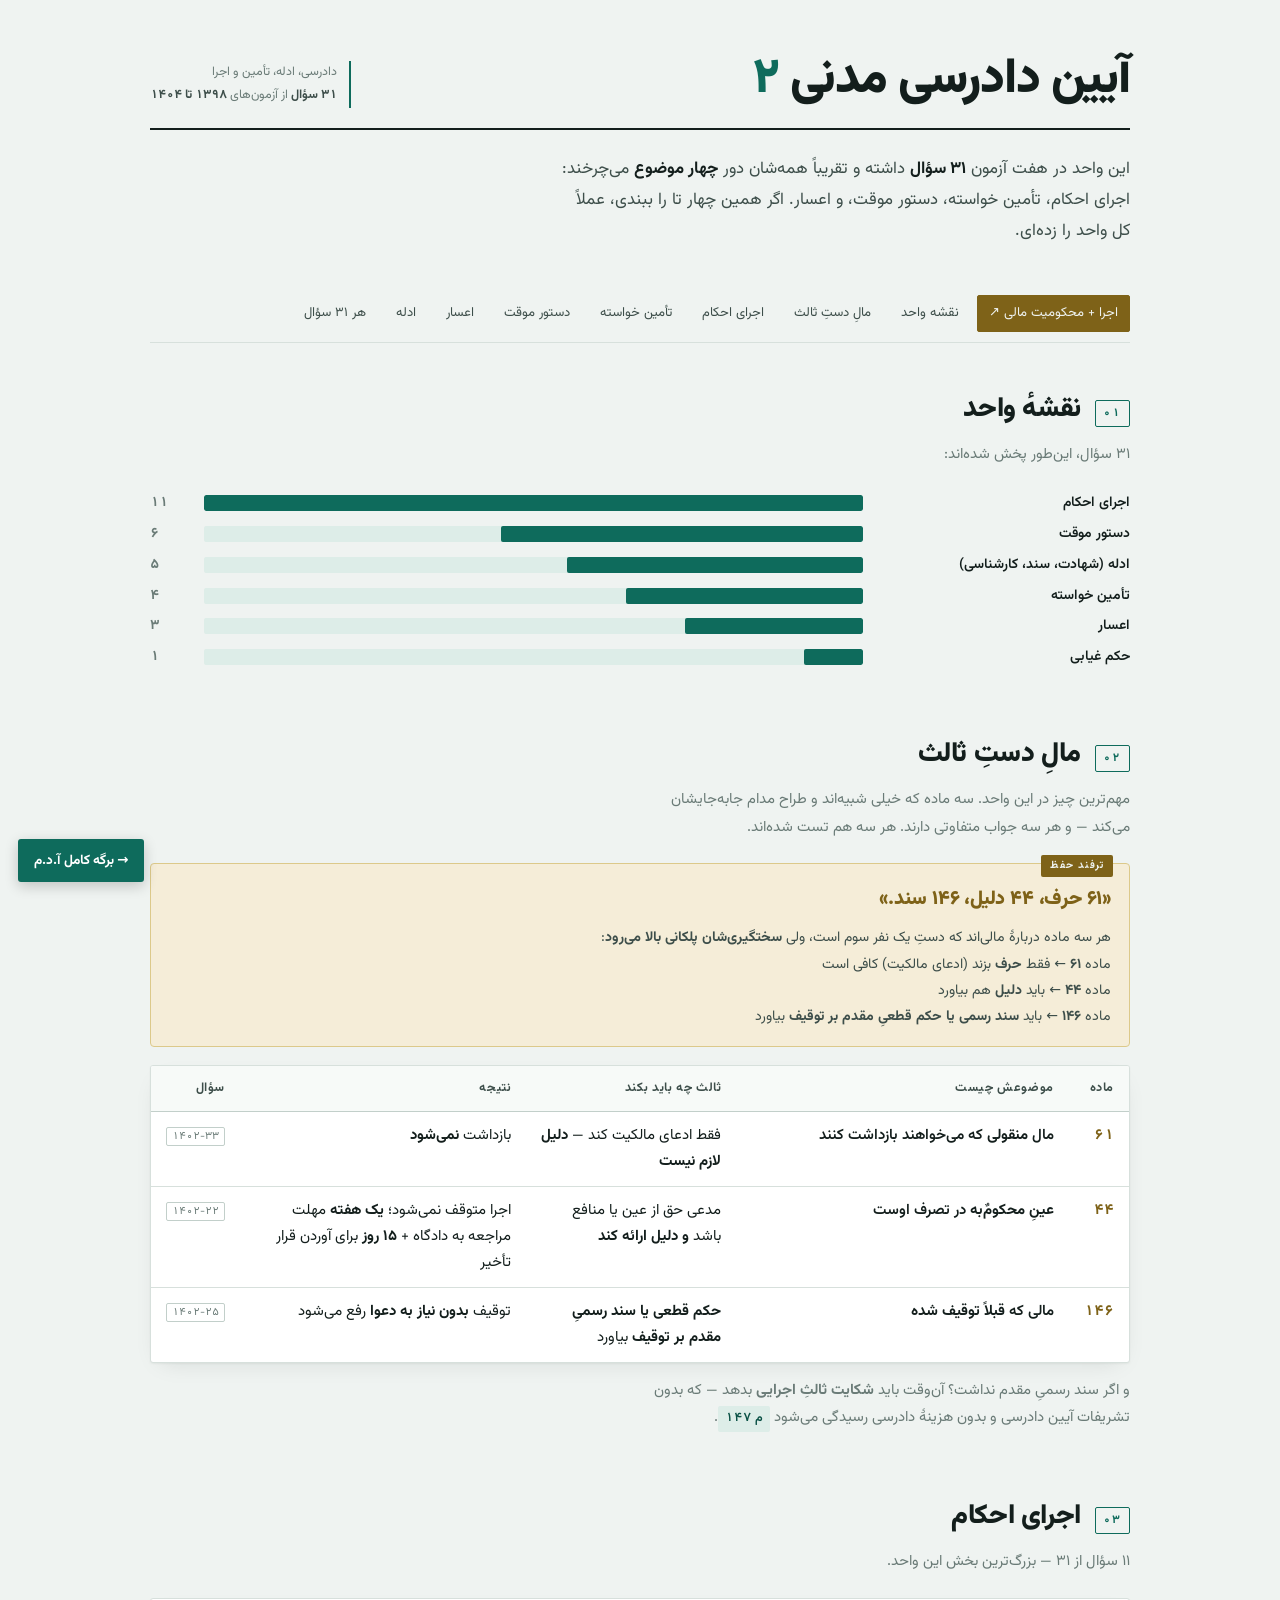
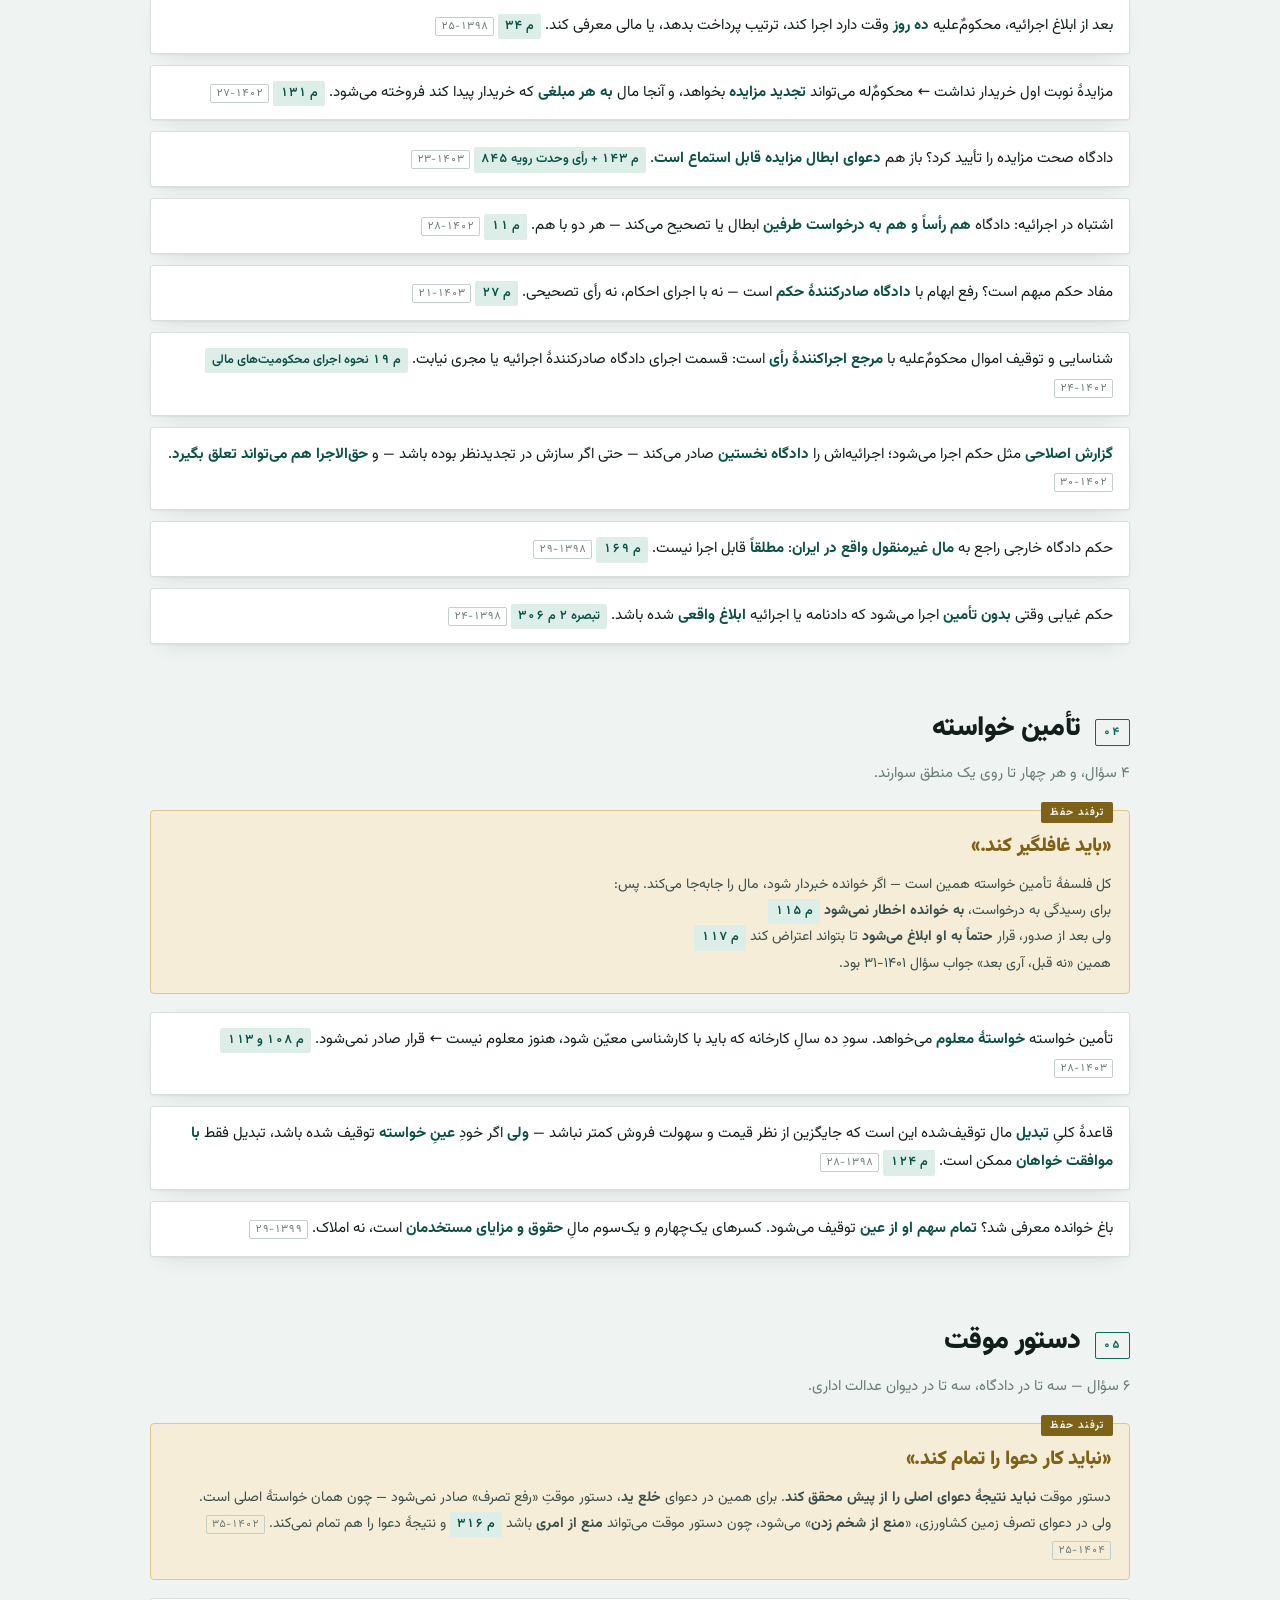
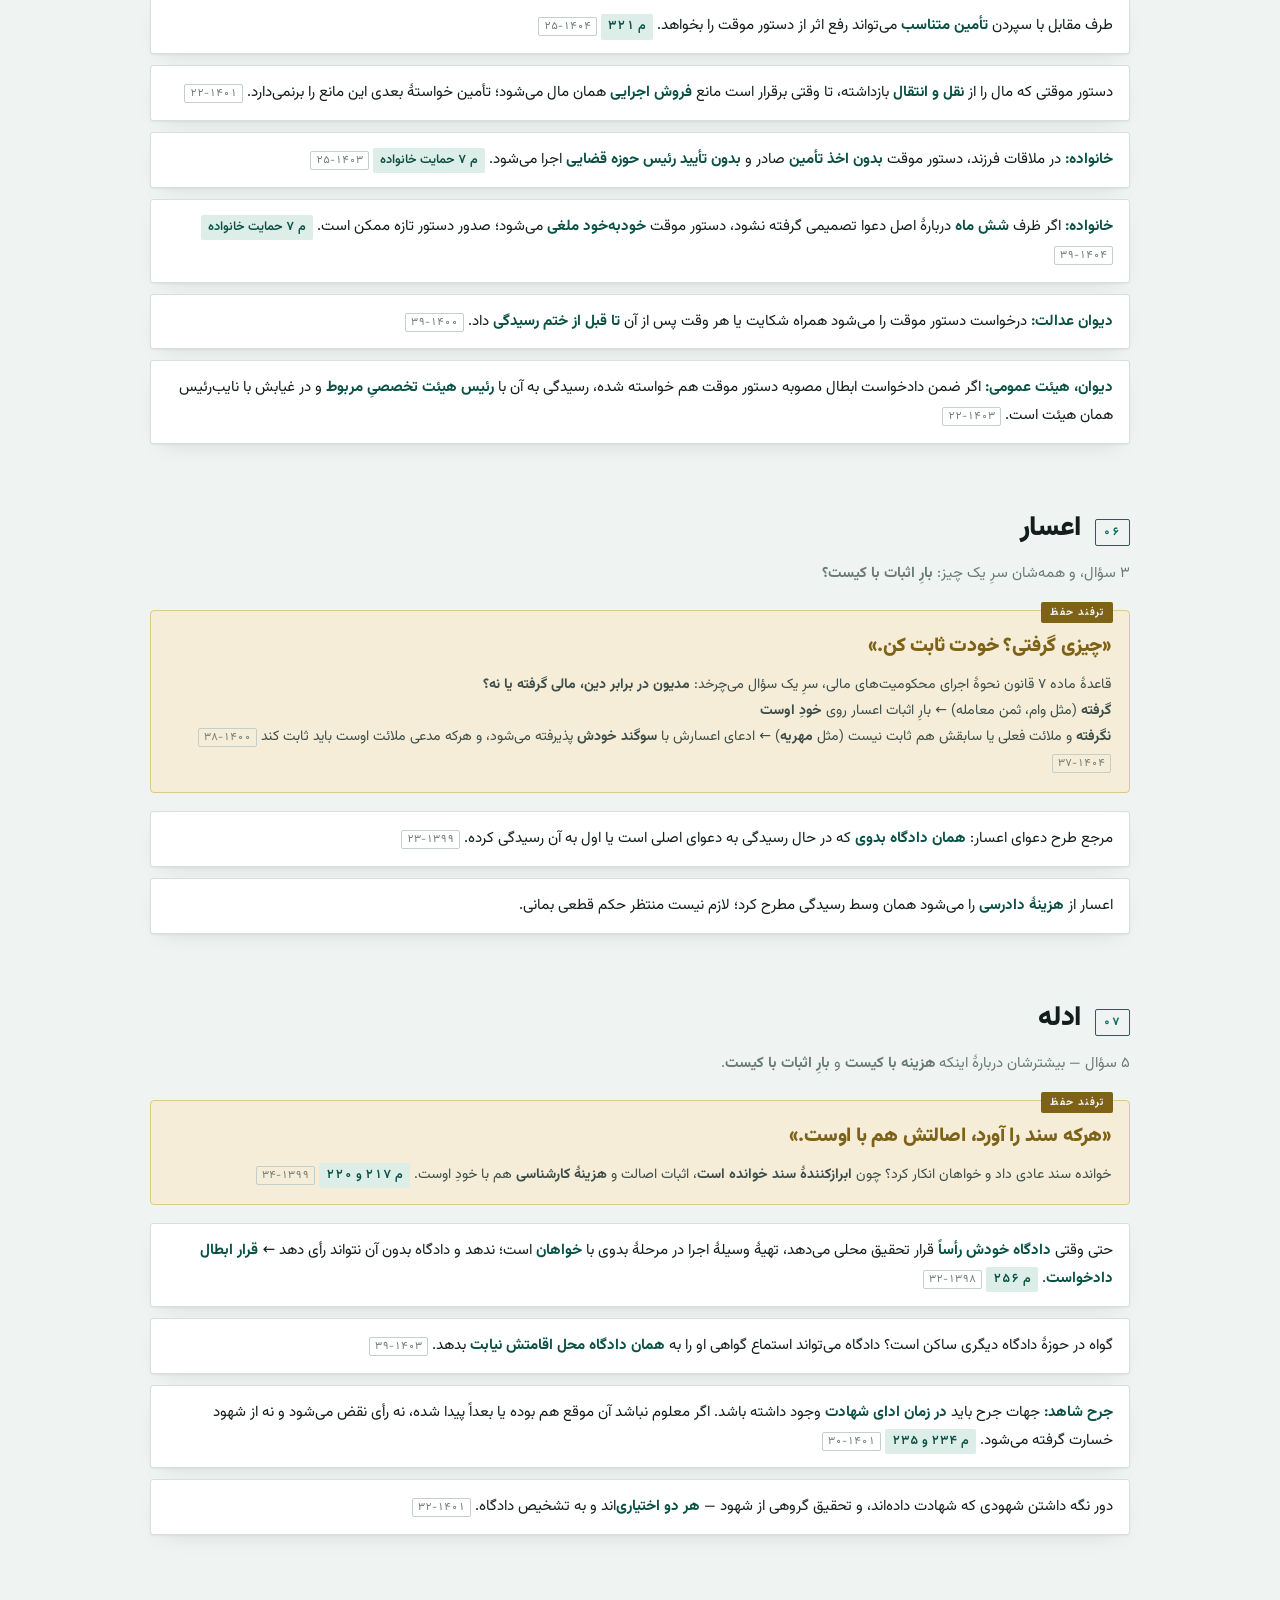
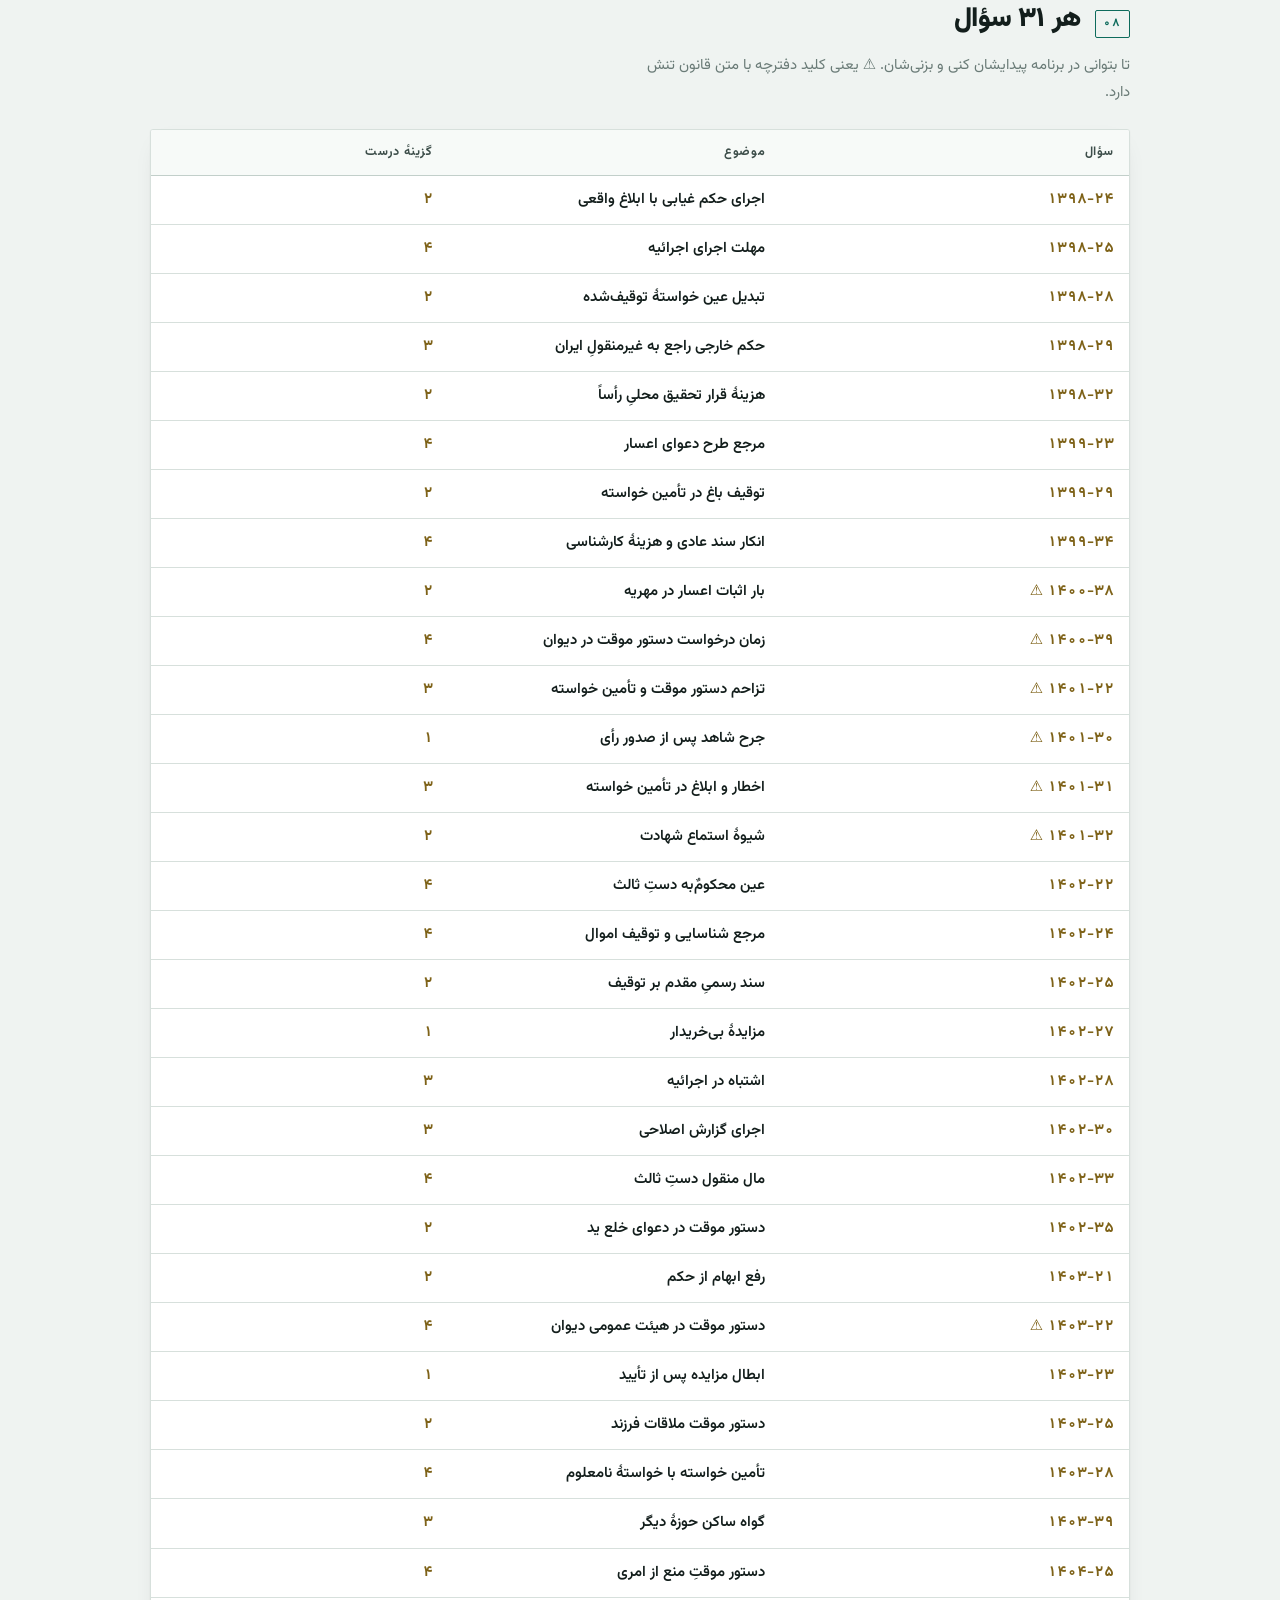
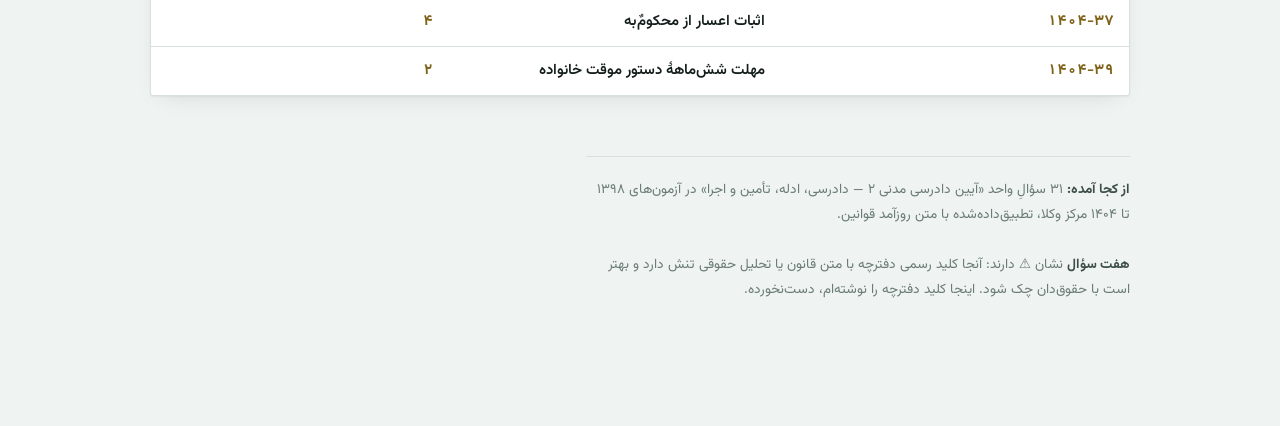
<file: site/adm2.html>
<!doctype html>
<html lang="fa" dir="rtl">
<head>
<meta charset="utf-8">
<meta name="viewport" content="width=device-width, initial-scale=1">
<title>آیین دادرسی مدنی ۲</title>
<link rel="preconnect" href="https://fonts.googleapis.com">
<link rel="preconnect" href="https://fonts.gstatic.com" crossorigin>
<link rel="stylesheet" href="https://fonts.googleapis.com/css2?family=Vazirmatn:wght@300;400;500;700;900&family=Noto+Naskh+Arabic:wght@400;600&display=swap">

<style>
:root{
  --ground:#EFF3F1; --surface:#FFFFFF; --surface-2:#F7FAF8;
  --ink:#131E1C; --ink-2:#3D4E4A; --muted:#6A7B77;
  --line:#D7E0DC; --line-2:#C2CFCA;
  --accent:#0E6B5C; --accent-soft:#DDEDE8; --accent-ink:#0A5145;
  --alert:#9E3226; --alert-soft:#F7E4E1;
  --gold:#7E6218; --gold-soft:#F5EDD8; --gold-line:#DCC98A;
  --shadow:0 1px 2px rgba(19,30,28,.05), 0 8px 24px -12px rgba(19,30,28,.15);
}
@media (prefers-color-scheme:dark){
  :root:not([data-theme="light"]){
    --ground:#0D1413; --surface:#15201D; --surface-2:#1B2723;
    --ink:#E2EBE7; --ink-2:#B4C4BF; --muted:#849791;
    --line:#26332F; --line-2:#33433E;
    --accent:#48BBA6; --accent-soft:#14312B; --accent-ink:#7FD6C4;
    --alert:#E8806E; --alert-soft:#331915;
    --gold:#D9B860; --gold-soft:#2A2413; --gold-line:#5A4C24;
    --shadow:0 1px 2px rgba(0,0,0,.35), 0 8px 24px -12px rgba(0,0,0,.6);
  }
}
:root[data-theme="dark"]{
  --ground:#0D1413; --surface:#15201D; --surface-2:#1B2723;
  --ink:#E2EBE7; --ink-2:#B4C4BF; --muted:#849791;
  --line:#26332F; --line-2:#33433E;
  --accent:#48BBA6; --accent-soft:#14312B; --accent-ink:#7FD6C4;
  --alert:#E8806E; --alert-soft:#331915;
  --gold:#D9B860; --gold-soft:#2A2413; --gold-line:#5A4C24;
  --shadow:0 1px 2px rgba(0,0,0,.35), 0 8px 24px -12px rgba(0,0,0,.6);
}

*{box-sizing:border-box}
body{
  margin:0; background:var(--ground); color:var(--ink);
  font-family:'Vazirmatn', system-ui, sans-serif;
  font-size:16.5px; line-height:1.85; font-weight:400;
  -webkit-font-smoothing:antialiased;
}
.rtl{direction:rtl; text-align:right}
.wrap{max-width:1020px; margin:0 auto; padding:0 20px 110px}

.masthead{
  border-bottom:2px solid var(--ink); margin-bottom:8px;
  padding:52px 0 20px; display:flex; flex-wrap:wrap;
  align-items:flex-end; gap:22px; justify-content:space-between;
}
.masthead h1{
  margin:0; font-size:clamp(2rem,5.5vw,3.05rem); font-weight:900;
  letter-spacing:-.02em; line-height:1.15; text-wrap:balance;
}
.masthead h1 em{font-style:normal; color:var(--accent)}
.stamp{
  font-size:.78rem; color:var(--muted); line-height:1.9;
  border-right:2px solid var(--accent); padding-right:12px; max-width:30ch;
}
.stamp b{color:var(--ink-2); font-weight:700; font-variant-numeric:tabular-nums}
.lede{font-size:1.05rem; color:var(--ink-2); max-width:64ch; margin:24px 0 38px}
.lede strong{color:var(--ink); font-weight:700}

nav.toc{
  position:sticky; top:0; z-index:20; background:var(--ground);
  border-bottom:1px solid var(--line); padding:10px 0; margin-bottom:42px;
}
nav.toc ul{list-style:none; margin:0; padding:0; display:flex; gap:6px; flex-wrap:wrap; font-size:.82rem}
nav.toc a{display:block; padding:5px 11px; border-radius:2px; text-decoration:none; color:var(--ink-2); border:1px solid transparent; transition:.15s}
nav.toc a:hover{background:var(--accent-soft); color:var(--accent-ink); border-color:var(--line-2)}
nav.toc a:focus-visible{outline:2px solid var(--accent); outline-offset:1px}

section{margin:0 0 60px; scroll-margin-top:64px}
.sec-head{display:flex; align-items:baseline; gap:14px; margin-bottom:6px; flex-wrap:wrap}
.sec-num{font-size:.72rem; font-weight:700; color:var(--accent); letter-spacing:.14em;
  border:1px solid var(--accent); border-radius:2px; padding:2px 7px; flex:none; font-variant-numeric:tabular-nums}
h2{margin:0; font-size:clamp(1.35rem,3vw,1.7rem); font-weight:900; letter-spacing:-.015em; text-wrap:balance}
.sec-sub{color:var(--muted); font-size:.93rem; margin:0 0 22px; max-width:62ch}

/* ── ترفند حفظ ─────────────────────── */
.trick{
  background:var(--gold-soft); border:1px solid var(--gold-line);
  border-radius:4px; padding:16px 18px 16px 18px; margin:18px 0;
  position:relative;
}
.trick::before{
  content:"ترفند حفظ"; position:absolute; top:-9px; right:16px;
  background:var(--gold); color:var(--ground); font-size:.66rem; font-weight:700;
  letter-spacing:.1em; padding:1px 9px; border-radius:2px;
}
.trick p{margin:0 0 8px; font-size:.96rem; line-height:1.85}
.trick p:last-child{margin-bottom:0}
.trick .say{
  display:block; font-size:1.22rem; font-weight:900; color:var(--gold);
  letter-spacing:-.01em; line-height:1.6; margin:4px 0 10px;
}
.trick .why{font-size:.88rem; color:var(--ink-2)}

.tblwrap{overflow-x:auto; border:1px solid var(--line); border-radius:3px; background:var(--surface); box-shadow:var(--shadow)}
table{border-collapse:collapse; width:100%; min-width:560px; font-size:.93rem}
thead th{background:var(--surface-2); text-align:right; font-weight:700; font-size:.78rem;
  letter-spacing:.05em; color:var(--ink-2); padding:11px 15px; border-bottom:1.5px solid var(--line-2); white-space:nowrap}
tbody td{padding:11px 15px; border-bottom:1px solid var(--line); vertical-align:top; line-height:1.75}
tbody tr:last-child td{border-bottom:none}
tbody tr:hover{background:var(--surface-2)}
td.num{font-weight:700; color:var(--gold); font-variant-numeric:tabular-nums; white-space:nowrap}
td.topic{font-weight:600; width:34%}
.art{font-size:.79rem; color:var(--accent-ink); background:var(--accent-soft); padding:1px 7px;
  border-radius:2px; white-space:nowrap; font-weight:600; display:inline-block; font-variant-numeric:tabular-nums}
.qs{display:flex; flex-wrap:wrap; gap:4px; margin-top:6px}
.q{font-size:.68rem; color:var(--muted); border:1px solid var(--line-2); padding:0 5px;
  border-radius:2px; font-variant-numeric:tabular-nums; white-space:nowrap; line-height:1.7}

.triggers{border:1px solid var(--line); border-radius:3px; overflow:hidden; background:var(--surface); box-shadow:var(--shadow)}
.trig{display:grid; grid-template-columns:minmax(190px,36%) 1fr; border-bottom:1px solid var(--line)}
.trig:last-child{border-bottom:none}
.trig:hover{background:var(--surface-2)}
.trig-if{padding:14px 16px; border-left:1px solid var(--line); background:var(--surface-2); font-weight:600; font-size:.94rem}
.trig-if::before{content:"دیدی: "; color:var(--muted); font-weight:400; font-size:.8rem}
.trig-then{padding:14px 16px; font-size:.94rem}
.trig-then b{color:var(--accent-ink); font-weight:700}
@media (max-width:640px){.trig{grid-template-columns:1fr}.trig-if{border-left:none; border-bottom:1px solid var(--line)}}

.pairs{display:grid; gap:20px}
.pair{border:1px solid var(--line); border-radius:3px; overflow:hidden; background:var(--surface); box-shadow:var(--shadow)}
.pair-h{padding:11px 16px; background:var(--alert-soft); color:var(--alert); font-weight:700;
  font-size:.93rem; border-bottom:1px solid var(--line); display:flex; align-items:center; gap:8px}
.pair-h::before{content:"دام"; font-size:.66rem; letter-spacing:.1em; font-weight:700;
  border:1px solid currentColor; border-radius:2px; padding:1px 6px; flex:none}
.pair-h.calm{background:var(--accent-soft); color:var(--accent-ink)}
.pair-h.calm::before{content:"دسته‌بندی"}
.pair-body{display:grid; grid-template-columns:1fr 1fr}
.pair-col{padding:15px 17px; font-size:.92rem}
.pair-col:first-child{border-left:1px solid var(--line)}
.pair-col h4{margin:0 0 8px; font-size:.88rem; font-weight:800; color:var(--accent-ink)}
.pair-col ul{margin:0; padding-right:16px}
.pair-col li{margin-bottom:5px}
.pair-key{grid-column:1/-1; padding:13px 17px; border-top:1px solid var(--line); background:var(--surface-2); font-size:.9rem; color:var(--ink-2)}
.pair-key b{color:var(--ink); font-weight:700}
@media (max-width:640px){.pair-body{grid-template-columns:1fr}.pair-col:first-child{border-left:none; border-bottom:1px solid var(--line)}}

.statute{font-family:'Noto Naskh Arabic', serif; font-size:.95rem; line-height:2.1;
  background:var(--surface-2); border-right:3px solid var(--accent); padding:12px 16px;
  margin:14px 0; color:var(--ink-2); border-radius:0 3px 3px 0}
.statute cite{display:block; font-family:'Vazirmatn',sans-serif; font-style:normal; font-size:.75rem; color:var(--muted); margin-top:6px}

.points{list-style:none; margin:0; padding:0; display:grid; gap:11px}
.points li{background:var(--surface); border:1px solid var(--line); border-radius:3px;
  padding:13px 16px; font-size:.94rem; box-shadow:var(--shadow)}
.points b{color:var(--accent-ink); font-weight:700}
.points .no{color:var(--alert); font-weight:700}

.tree{background:var(--surface); border:1px solid var(--line); border-radius:3px; padding:6px 4px; box-shadow:var(--shadow)}
.branch{border-bottom:1px solid var(--line); padding:12px 16px}
.branch:last-child{border-bottom:none}
.branch-q{font-weight:700; font-size:.95rem; margin-bottom:5px}
.branch-a{font-size:.91rem; color:var(--ink-2); padding-right:14px; border-right:2px solid var(--accent-soft)}
.branch-a b{color:var(--accent-ink)}

.freq{display:grid; gap:5px}
.freq-row{display:grid; grid-template-columns:minmax(148px,26%) 1fr 42px; align-items:center; gap:12px; font-size:.87rem}
.freq-name{font-weight:600}
.bar{height:16px; background:var(--accent-soft); border-radius:2px; overflow:hidden}
.bar i{display:block; height:100%; background:var(--accent); border-radius:2px}
.freq-n{text-align:left; color:var(--muted); font-variant-numeric:tabular-nums; font-weight:700}

.footnote{margin-top:54px; padding-top:20px; border-top:1px solid var(--line); font-size:.85rem; color:var(--muted); max-width:68ch}
.footnote b{color:var(--ink-2)}
@media (prefers-reduced-motion:reduce){*{transition:none !important; animation:none !important}}
</style>
</head>
<body>
<div class="rtl"><div class="wrap">
<header class="masthead">
  <h1>آیین دادرسی مدنی <em>۲</em></h1>
  <div class="stamp">
    دادرسی، ادله، تأمین و اجرا<br>
    <b>۳۱ سؤال</b> از آزمون‌های <b>۱۳۹۸ تا ۱۴۰۴</b>
  </div>
</header>

<p class="lede">
  این واحد در هفت آزمون <strong>۳۱ سؤال</strong> داشته و تقریباً همه‌شان دور <strong>چهار موضوع</strong> می‌چرخند:
  اجرای احکام، تأمین خواسته، دستور موقت، و اعسار. اگر همین چهار تا را ببندی، عملاً کل واحد را زده‌ای.
</p>

<nav class="toc" aria-label="فهرست">
  <ul>
    <li><a href="ejra.html" style="background:var(--gold);color:var(--ground);border-color:var(--gold)">اجرا + محکومیت مالی ↗</a></li>
    <li><a href="#map">نقشه واحد</a></li>
    <li><a href="#salese">مالِ دستِ ثالث</a></li>
    <li><a href="#ejra">اجرای احکام</a></li>
    <li><a href="#tamin">تأمین خواسته</a></li>
    <li><a href="#dastoor">دستور موقت</a></li>
    <li><a href="#esar">اعسار</a></li>
    <li><a href="#adle">ادله</a></li>
    <li><a href="#all">هر ۳۱ سؤال</a></li>
  </ul>
</nav>

<!-- ═══ نقشه ═══ -->
<section id="map">
  <div class="sec-head"><span class="sec-num">۰۱</span><h2>نقشهٔ واحد</h2></div>
  <p class="sec-sub">۳۱ سؤال، این‌طور پخش شده‌اند:</p>
  <div class="freq">
    <div class="freq-row"><span class="freq-name">اجرای احکام</span><div class="bar"><i style="width:100%"></i></div><span class="freq-n">۱۱</span></div>
    <div class="freq-row"><span class="freq-name">دستور موقت</span><div class="bar"><i style="width:55%"></i></div><span class="freq-n">۶</span></div>
    <div class="freq-row"><span class="freq-name">ادله (شهادت، سند، کارشناسی)</span><div class="bar"><i style="width:45%"></i></div><span class="freq-n">۵</span></div>
    <div class="freq-row"><span class="freq-name">تأمین خواسته</span><div class="bar"><i style="width:36%"></i></div><span class="freq-n">۴</span></div>
    <div class="freq-row"><span class="freq-name">اعسار</span><div class="bar"><i style="width:27%"></i></div><span class="freq-n">۳</span></div>
    <div class="freq-row"><span class="freq-name">حکم غیابی</span><div class="bar"><i style="width:9%"></i></div><span class="freq-n">۱</span></div>
  </div>
</section>

<!-- ═══ مال دست ثالث ═══ -->
<section id="salese">
  <div class="sec-head"><span class="sec-num">۰۲</span><h2>مالِ دستِ ثالث</h2></div>
  <p class="sec-sub">
    مهم‌ترین چیز در این واحد. سه ماده که خیلی شبیه‌اند و طراح مدام جابه‌جایشان می‌کند —
    و هر سه جواب متفاوتی دارند. هر سه هم تست شده‌اند.
  </p>

  <div class="trick">
    <p class="say">«۶۱ حرف، ۴۴ دلیل، ۱۴۶ سند.»</p>
    <p class="why">
      هر سه ماده دربارهٔ مالی‌اند که دستِ یک نفر سوم است، ولی <b>سختگیری‌شان پلکانی بالا می‌رود</b>:<br>
      ماده <b>۶۱</b> ← فقط <b>حرف</b> بزند (ادعای مالکیت) کافی است<br>
      ماده <b>۴۴</b> ← باید <b>دلیل</b> هم بیاورد<br>
      ماده <b>۱۴۶</b> ← باید <b>سند رسمی یا حکم قطعیِ مقدم بر توقیف</b> بیاورد
    </p>
  </div>

  <div class="tblwrap">
    <table>
      <thead><tr><th>ماده</th><th>موضوعش چیست</th><th>ثالث چه باید بکند</th><th>نتیجه</th><th>سؤال</th></tr></thead>
      <tbody>
        <tr>
          <td class="num">۶۱</td>
          <td class="topic">مال <b>منقولی</b> که می‌خواهند بازداشت کنند</td>
          <td>فقط ادعای مالکیت کند — <b>دلیل لازم نیست</b></td>
          <td>بازداشت <b>نمی‌شود</b></td>
          <td><span class="q">۱۴۰۲-۳۳</span></td>
        </tr>
        <tr>
          <td class="num">۴۴</td>
          <td class="topic"><b>عینِ محکومٌ‌به</b> در تصرف اوست</td>
          <td>مدعی حق از عین یا منافع باشد <b>و دلیل ارائه کند</b></td>
          <td>اجرا متوقف نمی‌شود؛ <b>یک هفته</b> مهلت مراجعه به دادگاه + <b>۱۵ روز</b> برای آوردن قرار تأخیر</td>
          <td><span class="q">۱۴۰۲-۲۲</span></td>
        </tr>
        <tr>
          <td class="num">۱۴۶</td>
          <td class="topic">مالی که <b>قبلاً توقیف شده</b></td>
          <td><b>حکم قطعی یا سند رسمیِ مقدم بر توقیف</b> بیاورد</td>
          <td>توقیف <b>بدون نیاز به دعوا</b> رفع می‌شود</td>
          <td><span class="q">۱۴۰۲-۲۵</span></td>
        </tr>
      </tbody>
    </table>
  </div>

  <p class="sec-sub" style="margin-top:14px">
    و اگر سند رسمیِ مقدم نداشت؟ آن‌وقت باید <b>شکایت ثالثِ اجرایی</b> بدهد — که بدون تشریفات آیین دادرسی و
    بدون هزینهٔ دادرسی رسیدگی می‌شود <span class="art">م ۱۴۷</span>.
  </p>
</section>

<!-- ═══ اجرا ═══ -->
<section id="ejra">
  <div class="sec-head"><span class="sec-num">۰۳</span><h2>اجرای احکام</h2></div>
  <p class="sec-sub">۱۱ سؤال از ۳۱ — بزرگ‌ترین بخش این واحد.</p>

  <ul class="points">
    <li>بعد از ابلاغ اجرائیه، محکومٌ‌علیه <b>ده روز</b> وقت دارد اجرا کند، ترتیب پرداخت بدهد، یا مالی معرفی کند. <span class="art">م ۳۴</span> <span class="q">۱۳۹۸-۲۵</span></li>
    <li>مزایدهٔ نوبت اول خریدار نداشت ← محکومٌ‌له می‌تواند <b>تجدید مزایده</b> بخواهد، و آنجا مال <b>به هر مبلغی</b> که خریدار پیدا کند فروخته می‌شود. <span class="art">م ۱۳۱</span> <span class="q">۱۴۰۲-۲۷</span></li>
    <li>دادگاه صحت مزایده را تأیید کرد؟ باز هم <b>دعوای ابطال مزایده قابل استماع است</b>. <span class="art">م ۱۴۳ + رأی وحدت رویه ۸۴۵</span> <span class="q">۱۴۰۳-۲۳</span></li>
    <li>اشتباه در اجرائیه: دادگاه <b>هم رأساً و هم به درخواست طرفین</b> ابطال یا تصحیح می‌کند — هر دو با هم. <span class="art">م ۱۱</span> <span class="q">۱۴۰۲-۲۸</span></li>
    <li>مفاد حکم مبهم است؟ رفع ابهام با <b>دادگاه صادرکنندهٔ حکم</b> است — نه با اجرای احکام، نه رأی تصحیحی. <span class="art">م ۲۷</span> <span class="q">۱۴۰۳-۲۱</span></li>
    <li>شناسایی و توقیف اموال محکومٌ‌علیه با <b>مرجع اجراکنندهٔ رأی</b> است: قسمت اجرای دادگاه صادرکنندهٔ اجرائیه یا مجری نیابت. <span class="art">م ۱۹ نحوه اجرای محکومیت‌های مالی</span> <span class="q">۱۴۰۲-۲۴</span></li>
    <li><b>گزارش اصلاحی</b> مثل حکم اجرا می‌شود؛ اجرائیه‌اش را <b>دادگاه نخستین</b> صادر می‌کند — حتی اگر سازش در تجدیدنظر بوده باشد — و <b>حق‌الاجرا هم می‌تواند تعلق بگیرد</b>. <span class="q">۱۴۰۲-۳۰</span></li>
    <li>حکم دادگاه خارجی راجع به <b>مال غیرمنقول واقع در ایران</b>: <b>مطلقاً</b> قابل اجرا نیست. <span class="art">م ۱۶۹</span> <span class="q">۱۳۹۸-۲۹</span></li>
    <li>حکم غیابی وقتی <b>بدون تأمین</b> اجرا می‌شود که دادنامه یا اجرائیه <b>ابلاغ واقعی</b> شده باشد. <span class="art">تبصره ۲ م ۳۰۶</span> <span class="q">۱۳۹۸-۲۴</span></li>
  </ul>
</section>

<!-- ═══ تأمین خواسته ═══ -->
<section id="tamin">
  <div class="sec-head"><span class="sec-num">۰۴</span><h2>تأمین خواسته</h2></div>
  <p class="sec-sub">۴ سؤال، و هر چهار تا روی یک منطق سوارند.</p>

  <div class="trick">
    <p class="say">«باید غافلگیر کند.»</p>
    <p class="why">
      کل فلسفهٔ تأمین خواسته همین است — اگر خوانده خبردار شود، مال را جابه‌جا می‌کند. پس:<br>
      برای رسیدگی به درخواست، <b>به خوانده اخطار نمی‌شود</b> <span class="art">م ۱۱۵</span><br>
      ولی بعد از صدور، قرار <b>حتماً به او ابلاغ می‌شود</b> تا بتواند اعتراض کند <span class="art">م ۱۱۷</span><br>
      <span style="color:var(--ink-2)">همین «نه قبل، آری بعد» جواب سؤال ۱۴۰۱-۳۱ بود.</span>
    </p>
  </div>

  <ul class="points">
    <li>تأمین خواسته <b>خواستهٔ معلوم</b> می‌خواهد. سودِ ده سالِ کارخانه که باید با کارشناسی معیّن شود، هنوز معلوم نیست ← قرار صادر نمی‌شود. <span class="art">م ۱۰۸ و ۱۱۳</span> <span class="q">۱۴۰۳-۲۸</span></li>
    <li>قاعدهٔ کلیِ <b>تبدیل</b> مال توقیف‌شده این است که جایگزین از نظر قیمت و سهولت فروش کمتر نباشد — <b>ولی</b> اگر خودِ <b>عینِ خواسته</b> توقیف شده باشد، تبدیل فقط <b>با موافقت خواهان</b> ممکن است. <span class="art">م ۱۲۴</span> <span class="q">۱۳۹۸-۲۸</span></li>
    <li>باغ خوانده معرفی شد؟ <b>تمام سهم او از عین</b> توقیف می‌شود. کسرهای یک‌چهارم و یک‌سوم مالِ <b>حقوق و مزایای مستخدمان</b> است، نه املاک. <span class="q">۱۳۹۹-۲۹</span></li>
  </ul>
</section>

<!-- ═══ دستور موقت ═══ -->
<section id="dastoor">
  <div class="sec-head"><span class="sec-num">۰۵</span><h2>دستور موقت</h2></div>
  <p class="sec-sub">۶ سؤال — سه تا در دادگاه، سه تا در دیوان عدالت اداری.</p>

  <div class="trick">
    <p class="say">«نباید کار دعوا را تمام کند.»</p>
    <p class="why">
      دستور موقت <b>نباید نتیجهٔ دعوای اصلی را از پیش محقق کند</b>. برای همین در دعوای <b>خلع ید</b>،
      دستور موقتِ «رفع تصرف» صادر نمی‌شود — چون همان خواستهٔ اصلی است.<br>
      ولی در دعوای تصرف زمین کشاورزی، «<b>منع از شخم زدن</b>» می‌شود، چون دستور موقت می‌تواند
      <b>منع از امری</b> باشد <span class="art">م ۳۱۶</span> و نتیجهٔ دعوا را هم تمام نمی‌کند.
      <span class="q">۱۴۰۲-۳۵</span> <span class="q">۱۴۰۴-۲۵</span>
    </p>
  </div>

  <ul class="points">
    <li>طرف مقابل با سپردن <b>تأمین متناسب</b> می‌تواند رفع اثر از دستور موقت را بخواهد. <span class="art">م ۳۲۱</span> <span class="q">۱۴۰۴-۲۵</span></li>
    <li>دستور موقتی که مال را از <b>نقل و انتقال</b> بازداشته، تا وقتی برقرار است مانع <b>فروش اجرایی</b> همان مال می‌شود؛ تأمین خواستهٔ بعدی این مانع را برنمی‌دارد. <span class="q">۱۴۰۱-۲۲</span></li>
    <li><b>خانواده:</b> در ملاقات فرزند، دستور موقت <b>بدون اخذ تأمین</b> صادر و <b>بدون تأیید رئیس حوزه قضایی</b> اجرا می‌شود. <span class="art">م ۷ حمایت خانواده</span> <span class="q">۱۴۰۳-۲۵</span></li>
    <li><b>خانواده:</b> اگر ظرف <b>شش ماه</b> دربارهٔ اصل دعوا تصمیمی گرفته نشود، دستور موقت <b>خودبه‌خود ملغی</b> می‌شود؛ صدور دستور تازه ممکن است. <span class="art">م ۷ حمایت خانواده</span> <span class="q">۱۴۰۴-۳۹</span></li>
    <li><b>دیوان عدالت:</b> درخواست دستور موقت را می‌شود همراه شکایت یا هر وقت پس از آن <b>تا قبل از ختم رسیدگی</b> داد. <span class="q">۱۴۰۰-۳۹</span></li>
    <li><b>دیوان، هیئت عمومی:</b> اگر ضمن دادخواست ابطال مصوبه دستور موقت هم خواسته شده، رسیدگی به آن با <b>رئیس هیئت تخصصیِ مربوط</b> و در غیابش با نایب‌رئیس همان هیئت است. <span class="q">۱۴۰۳-۲۲</span></li>
  </ul>
</section>

<!-- ═══ اعسار ═══ -->
<section id="esar">
  <div class="sec-head"><span class="sec-num">۰۶</span><h2>اعسار</h2></div>
  <p class="sec-sub">۳ سؤال، و همه‌شان سرِ یک چیز: <b>بارِ اثبات با کیست؟</b></p>

  <div class="trick">
    <p class="say">«چیزی گرفتی؟ خودت ثابت کن.»</p>
    <p class="why">
      قاعدهٔ ماده ۷ قانون نحوهٔ اجرای محکومیت‌های مالی، سرِ یک سؤال می‌چرخد:
      <b>مدیون در برابر دین، مالی گرفته یا نه؟</b><br>
      <b>گرفته</b> (مثل وام، ثمن معامله) ← بارِ اثبات اعسار روی <b>خودِ اوست</b><br>
      <b>نگرفته</b> و ملائت فعلی یا سابقش هم ثابت نیست (مثل <b>مهریه</b>) ← ادعای اعسارش با <b>سوگند خودش</b> پذیرفته می‌شود، و هرکه مدعی ملائت اوست باید ثابت کند
      <span class="q">۱۴۰۰-۳۸</span> <span class="q">۱۴۰۴-۳۷</span>
    </p>
  </div>

  <ul class="points">
    <li>مرجع طرح دعوای اعسار: <b>همان دادگاه بدوی</b> که در حال رسیدگی به دعوای اصلی است یا اول به آن رسیدگی کرده. <span class="q">۱۳۹۹-۲۳</span></li>
    <li>اعسار از <b>هزینهٔ دادرسی</b> را می‌شود همان وسط رسیدگی مطرح کرد؛ لازم نیست منتظر حکم قطعی بمانی.</li>
  </ul>
</section>

<!-- ═══ ادله ═══ -->
<section id="adle">
  <div class="sec-head"><span class="sec-num">۰۷</span><h2>ادله</h2></div>
  <p class="sec-sub">۵ سؤال — بیشترشان دربارهٔ اینکه <b>هزینه با کیست</b> و <b>بارِ اثبات با کیست</b>.</p>

  <div class="trick">
    <p class="say">«هرکه سند را آورد، اصالتش هم با اوست.»</p>
    <p class="why">
      خوانده سند عادی داد و خواهان انکار کرد؟ چون <b>ابرازکنندهٔ سند خوانده است</b>،
      اثبات اصالت و <b>هزینهٔ کارشناسی</b> هم با خودِ اوست. <span class="art">م ۲۱۷ و ۲۲۰</span>
      <span class="q">۱۳۹۹-۳۴</span>
    </p>
  </div>

  <ul class="points">
    <li>حتی وقتی <b>دادگاه خودش رأساً</b> قرار تحقیق محلی می‌دهد، تهیهٔ وسیلهٔ اجرا در مرحلهٔ بدوی با <b>خواهان</b> است؛ ندهد و دادگاه بدون آن نتواند رأی دهد ← <b>قرار ابطال دادخواست</b>. <span class="art">م ۲۵۶</span> <span class="q">۱۳۹۸-۳۲</span></li>
    <li>گواه در حوزهٔ دادگاه دیگری ساکن است؟ دادگاه می‌تواند استماع گواهی او را به <b>همان دادگاه محل اقامتش نیابت</b> بدهد. <span class="q">۱۴۰۳-۳۹</span></li>
    <li><b>جرح شاهد:</b> جهات جرح باید <b>در زمان ادای شهادت</b> وجود داشته باشد. اگر معلوم نباشد آن موقع هم بوده یا بعداً پیدا شده، نه رأی نقض می‌شود و نه از شهود خسارت گرفته می‌شود. <span class="art">م ۲۳۴ و ۲۳۵</span> <span class="q">۱۴۰۱-۳۰</span></li>
    <li>دور نگه داشتن شهودی که شهادت داده‌اند، و تحقیق گروهی از شهود — <b>هر دو اختیاری</b>‌اند و به تشخیص دادگاه. <span class="q">۱۴۰۱-۳۲</span></li>
  </ul>
</section>

<!-- ═══ همه سؤالات ═══ -->
<section id="all">
  <div class="sec-head"><span class="sec-num">۰۸</span><h2>هر ۳۱ سؤال</h2></div>
  <p class="sec-sub">تا بتوانی در برنامه پیدایشان کنی و بزنی‌شان. ⚠ یعنی کلید دفترچه با متن قانون تنش دارد.</p>
  <div class="tblwrap">
    <table>
      <thead><tr><th>سؤال</th><th>موضوع</th><th>گزینهٔ درست</th></tr></thead>
      <tbody>
        <tr><td class="num">۱۳۹۸-۲۴</td><td class="topic">اجرای حکم غیابی با ابلاغ واقعی</td><td class="num">۲</td></tr>
        <tr><td class="num">۱۳۹۸-۲۵</td><td class="topic">مهلت اجرای اجرائیه</td><td class="num">۴</td></tr>
        <tr><td class="num">۱۳۹۸-۲۸</td><td class="topic">تبدیل عین خواستهٔ توقیف‌شده</td><td class="num">۲</td></tr>
        <tr><td class="num">۱۳۹۸-۲۹</td><td class="topic">حکم خارجی راجع به غیرمنقولِ ایران</td><td class="num">۳</td></tr>
        <tr><td class="num">۱۳۹۸-۳۲</td><td class="topic">هزینهٔ قرار تحقیق محلیِ رأساً</td><td class="num">۲</td></tr>
        <tr><td class="num">۱۳۹۹-۲۳</td><td class="topic">مرجع طرح دعوای اعسار</td><td class="num">۴</td></tr>
        <tr><td class="num">۱۳۹۹-۲۹</td><td class="topic">توقیف باغ در تأمین خواسته</td><td class="num">۲</td></tr>
        <tr><td class="num">۱۳۹۹-۳۴</td><td class="topic">انکار سند عادی و هزینهٔ کارشناسی</td><td class="num">۴</td></tr>
        <tr><td class="num">۱۴۰۰-۳۸ ⚠</td><td class="topic">بار اثبات اعسار در مهریه</td><td class="num">۲</td></tr>
        <tr><td class="num">۱۴۰۰-۳۹ ⚠</td><td class="topic">زمان درخواست دستور موقت در دیوان</td><td class="num">۴</td></tr>
        <tr><td class="num">۱۴۰۱-۲۲ ⚠</td><td class="topic">تزاحم دستور موقت و تأمین خواسته</td><td class="num">۳</td></tr>
        <tr><td class="num">۱۴۰۱-۳۰ ⚠</td><td class="topic">جرح شاهد پس از صدور رأی</td><td class="num">۱</td></tr>
        <tr><td class="num">۱۴۰۱-۳۱ ⚠</td><td class="topic">اخطار و ابلاغ در تأمین خواسته</td><td class="num">۳</td></tr>
        <tr><td class="num">۱۴۰۱-۳۲ ⚠</td><td class="topic">شیوهٔ استماع شهادت</td><td class="num">۲</td></tr>
        <tr><td class="num">۱۴۰۲-۲۲</td><td class="topic">عین محکومٌ‌به دستِ ثالث</td><td class="num">۴</td></tr>
        <tr><td class="num">۱۴۰۲-۲۴</td><td class="topic">مرجع شناسایی و توقیف اموال</td><td class="num">۴</td></tr>
        <tr><td class="num">۱۴۰۲-۲۵</td><td class="topic">سند رسمیِ مقدم بر توقیف</td><td class="num">۲</td></tr>
        <tr><td class="num">۱۴۰۲-۲۷</td><td class="topic">مزایدهٔ بی‌خریدار</td><td class="num">۱</td></tr>
        <tr><td class="num">۱۴۰۲-۲۸</td><td class="topic">اشتباه در اجرائیه</td><td class="num">۳</td></tr>
        <tr><td class="num">۱۴۰۲-۳۰</td><td class="topic">اجرای گزارش اصلاحی</td><td class="num">۳</td></tr>
        <tr><td class="num">۱۴۰۲-۳۳</td><td class="topic">مال منقول دستِ ثالث</td><td class="num">۴</td></tr>
        <tr><td class="num">۱۴۰۲-۳۵</td><td class="topic">دستور موقت در دعوای خلع ید</td><td class="num">۲</td></tr>
        <tr><td class="num">۱۴۰۳-۲۱</td><td class="topic">رفع ابهام از حکم</td><td class="num">۲</td></tr>
        <tr><td class="num">۱۴۰۳-۲۲ ⚠</td><td class="topic">دستور موقت در هیئت عمومی دیوان</td><td class="num">۴</td></tr>
        <tr><td class="num">۱۴۰۳-۲۳</td><td class="topic">ابطال مزایده پس از تأیید</td><td class="num">۱</td></tr>
        <tr><td class="num">۱۴۰۳-۲۵</td><td class="topic">دستور موقت ملاقات فرزند</td><td class="num">۲</td></tr>
        <tr><td class="num">۱۴۰۳-۲۸</td><td class="topic">تأمین خواسته با خواستهٔ نامعلوم</td><td class="num">۴</td></tr>
        <tr><td class="num">۱۴۰۳-۳۹</td><td class="topic">گواه ساکن حوزهٔ دیگر</td><td class="num">۳</td></tr>
        <tr><td class="num">۱۴۰۴-۲۵</td><td class="topic">دستور موقتِ منع از امری</td><td class="num">۴</td></tr>
        <tr><td class="num">۱۴۰۴-۳۷</td><td class="topic">اثبات اعسار از محکومٌ‌به</td><td class="num">۴</td></tr>
        <tr><td class="num">۱۴۰۴-۳۹</td><td class="topic">مهلت شش‌ماههٔ دستور موقت خانواده</td><td class="num">۲</td></tr>
      </tbody>
    </table>
  </div>
</section>

<p class="footnote">
  <b>از کجا آمده:</b> ۳۱ سؤالِ واحد «آیین دادرسی مدنی ۲ — دادرسی، ادله، تأمین و اجرا» در آزمون‌های ۱۳۹۸ تا ۱۴۰۴
  مرکز وکلا، تطبیق‌داده‌شده با متن روزآمد قوانین.
  <br><br>
  <b>هفت سؤال</b> نشان ⚠ دارند: آنجا کلید رسمی دفترچه با متن قانون یا تحلیل حقوقی تنش دارد و بهتر است با
  حقوق‌دان چک شود. اینجا کلید دفترچه را نوشته‌ام، دست‌نخورده.
</p>

</div></div>
<a href="adm.html" style="position:fixed;bottom:18px;left:18px;z-index:50;background:var(--accent);color:#fff;text-decoration:none;padding:9px 16px;border-radius:3px;font-size:.85rem;font-weight:700;box-shadow:0 4px 14px rgba(0,0,0,.2)">→ برگه کامل آ.د.م</a>

</body>
</html>
</file>
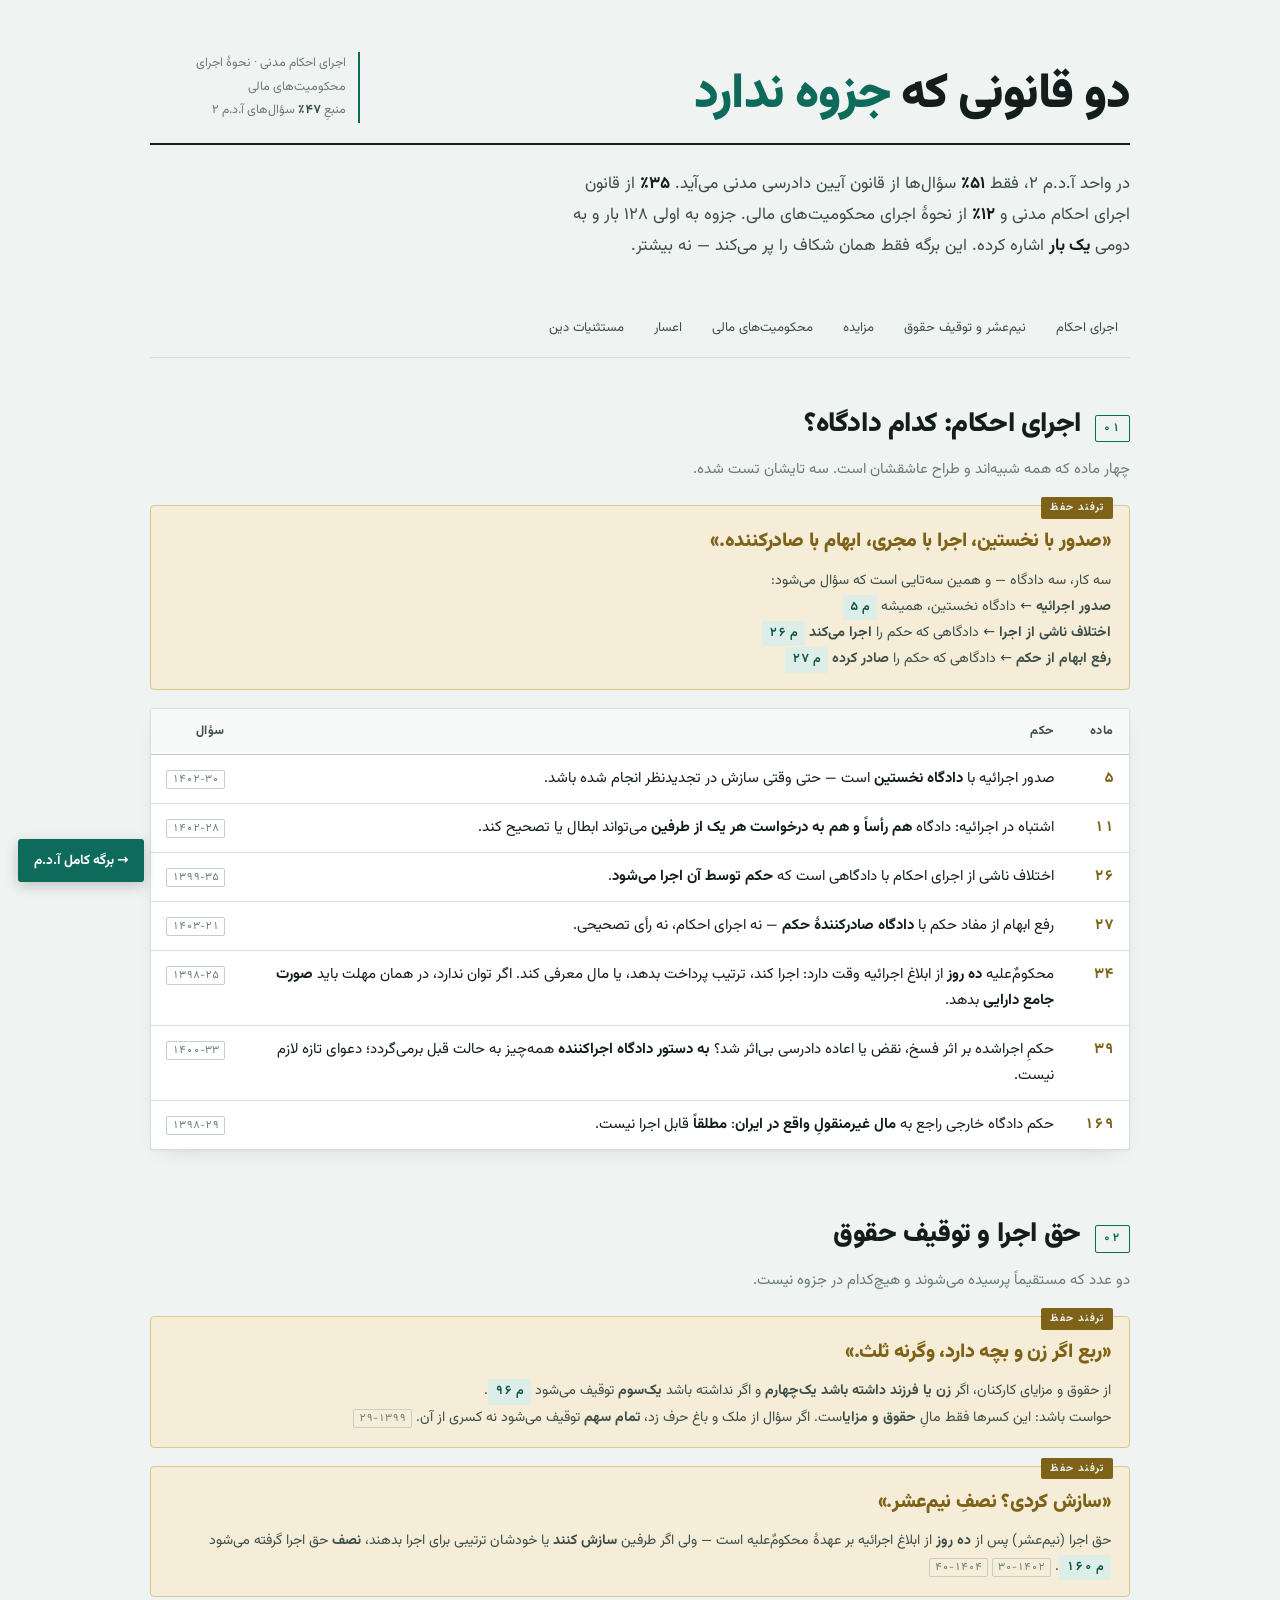
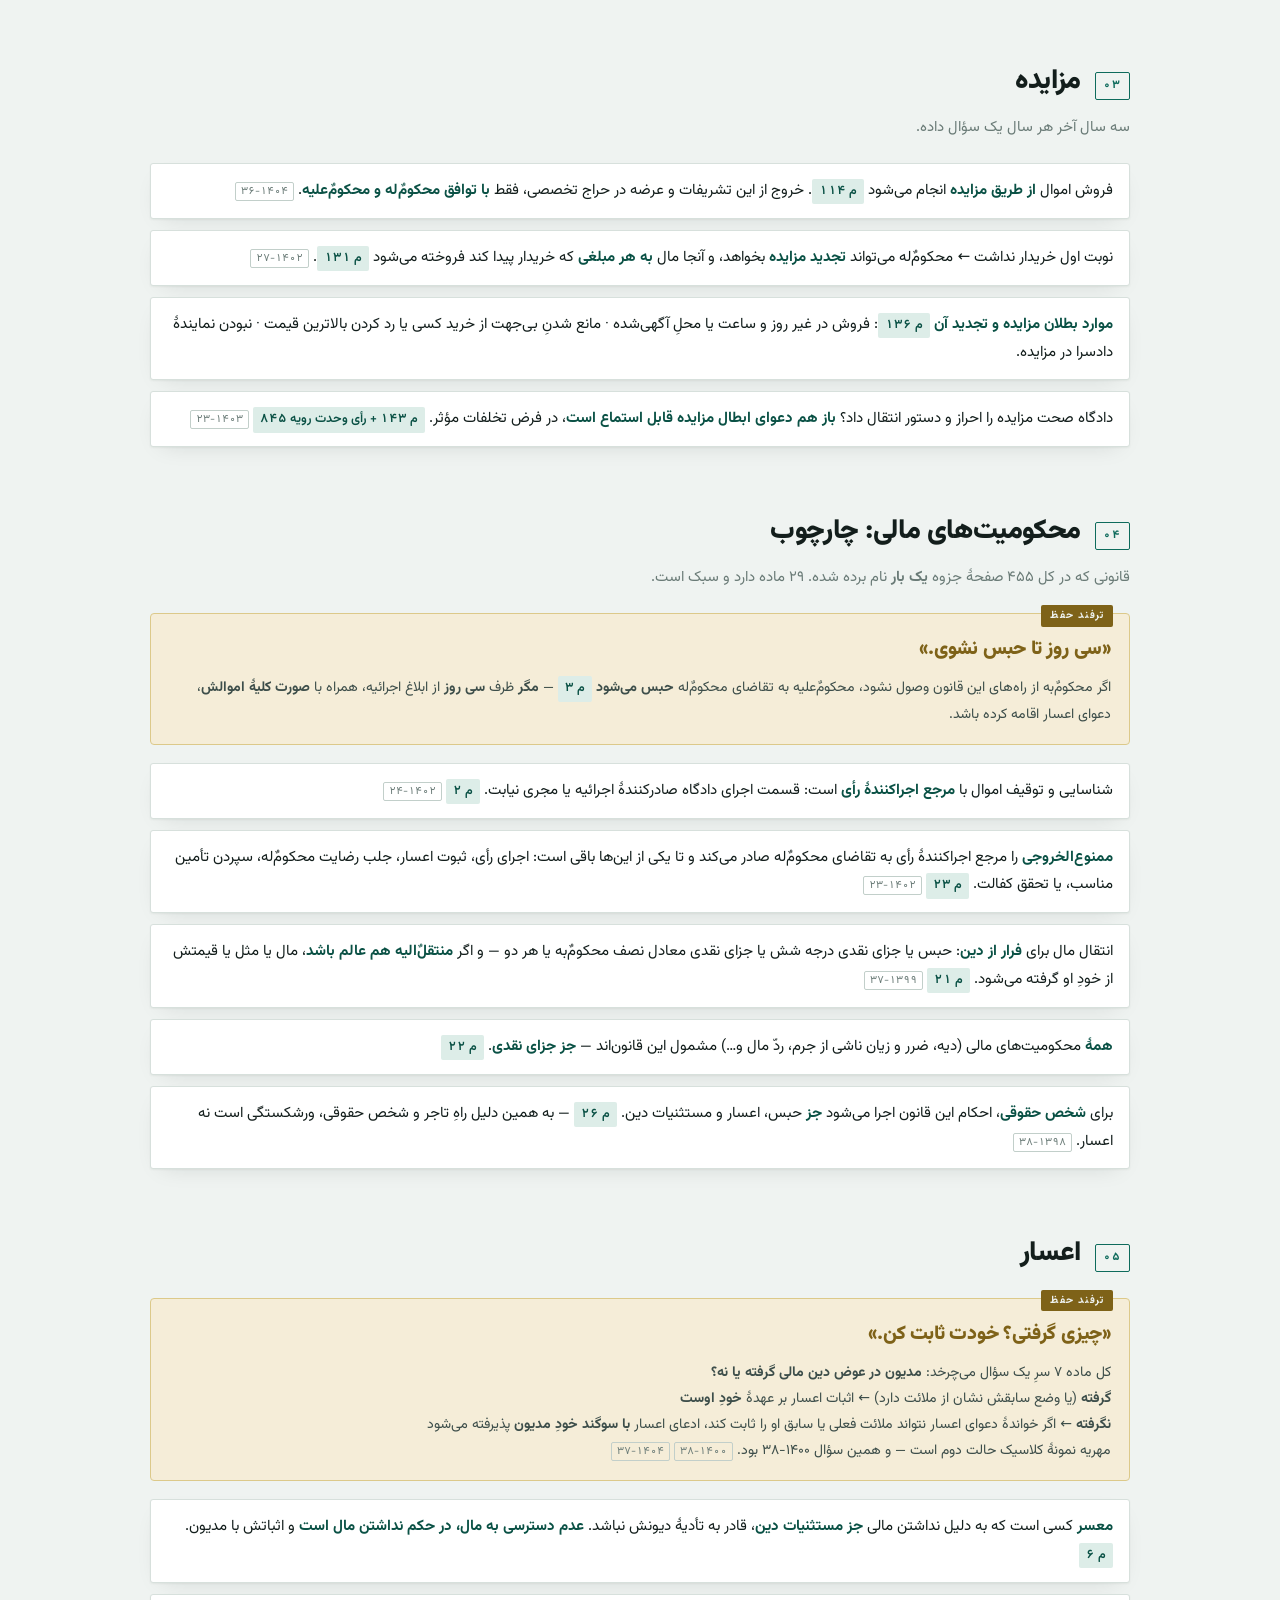
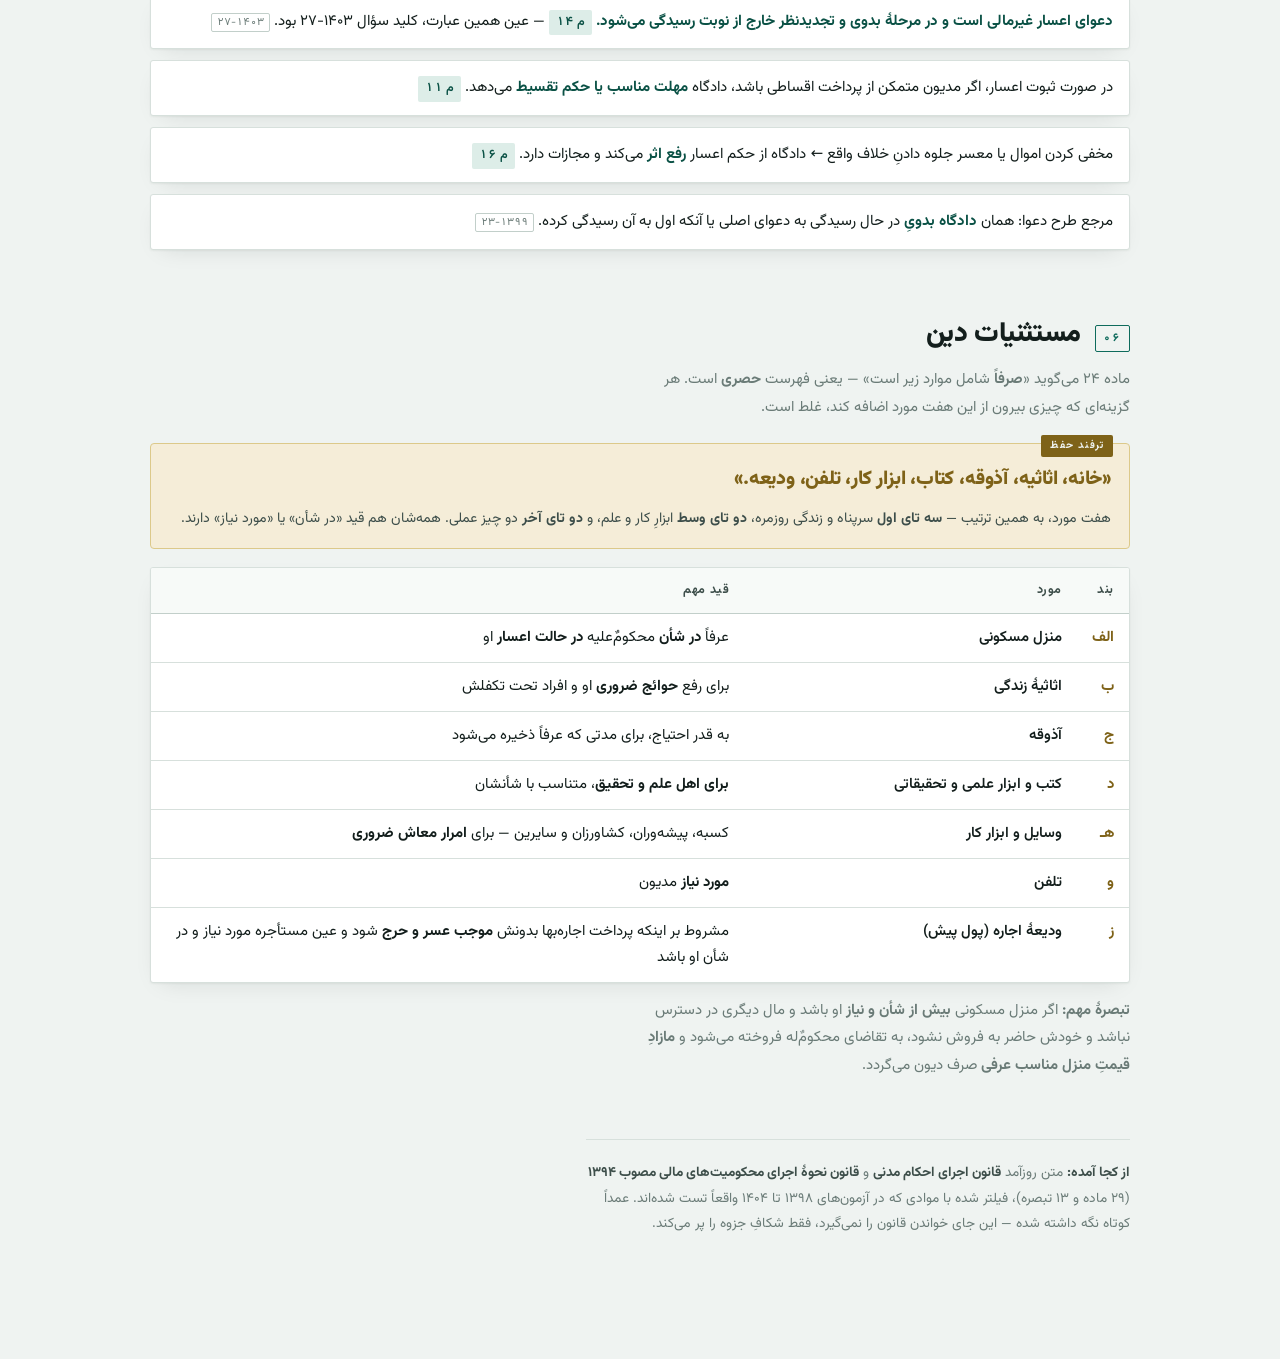
<file: site/ejra.html>
<!doctype html>
<html lang="fa" dir="rtl">
<head>
<meta charset="utf-8">
<meta name="viewport" content="width=device-width, initial-scale=1">
<title>دو قانونی که جزوه ندارد</title>
<link rel="preconnect" href="https://fonts.googleapis.com">
<link rel="preconnect" href="https://fonts.gstatic.com" crossorigin>
<link rel="stylesheet" href="https://fonts.googleapis.com/css2?family=Vazirmatn:wght@300;400;500;700;900&family=Noto+Naskh+Arabic:wght@400;600&display=swap">

<style>
:root{
  --ground:#EFF3F1; --surface:#FFFFFF; --surface-2:#F7FAF8;
  --ink:#131E1C; --ink-2:#3D4E4A; --muted:#6A7B77;
  --line:#D7E0DC; --line-2:#C2CFCA;
  --accent:#0E6B5C; --accent-soft:#DDEDE8; --accent-ink:#0A5145;
  --alert:#9E3226; --alert-soft:#F7E4E1;
  --gold:#7E6218; --gold-soft:#F5EDD8; --gold-line:#DCC98A;
  --shadow:0 1px 2px rgba(19,30,28,.05), 0 8px 24px -12px rgba(19,30,28,.15);
}
@media (prefers-color-scheme:dark){
  :root:not([data-theme="light"]){
    --ground:#0D1413; --surface:#15201D; --surface-2:#1B2723;
    --ink:#E2EBE7; --ink-2:#B4C4BF; --muted:#849791;
    --line:#26332F; --line-2:#33433E;
    --accent:#48BBA6; --accent-soft:#14312B; --accent-ink:#7FD6C4;
    --alert:#E8806E; --alert-soft:#331915;
    --gold:#D9B860; --gold-soft:#2A2413; --gold-line:#5A4C24;
    --shadow:0 1px 2px rgba(0,0,0,.35), 0 8px 24px -12px rgba(0,0,0,.6);
  }
}
:root[data-theme="dark"]{
  --ground:#0D1413; --surface:#15201D; --surface-2:#1B2723;
  --ink:#E2EBE7; --ink-2:#B4C4BF; --muted:#849791;
  --line:#26332F; --line-2:#33433E;
  --accent:#48BBA6; --accent-soft:#14312B; --accent-ink:#7FD6C4;
  --alert:#E8806E; --alert-soft:#331915;
  --gold:#D9B860; --gold-soft:#2A2413; --gold-line:#5A4C24;
  --shadow:0 1px 2px rgba(0,0,0,.35), 0 8px 24px -12px rgba(0,0,0,.6);
}

*{box-sizing:border-box}
body{
  margin:0; background:var(--ground); color:var(--ink);
  font-family:'Vazirmatn', system-ui, sans-serif;
  font-size:16.5px; line-height:1.85; font-weight:400;
  -webkit-font-smoothing:antialiased;
}
.rtl{direction:rtl; text-align:right}
.wrap{max-width:1020px; margin:0 auto; padding:0 20px 110px}

.masthead{
  border-bottom:2px solid var(--ink); margin-bottom:8px;
  padding:52px 0 20px; display:flex; flex-wrap:wrap;
  align-items:flex-end; gap:22px; justify-content:space-between;
}
.masthead h1{
  margin:0; font-size:clamp(2rem,5.5vw,3.05rem); font-weight:900;
  letter-spacing:-.02em; line-height:1.15; text-wrap:balance;
}
.masthead h1 em{font-style:normal; color:var(--accent)}
.stamp{
  font-size:.78rem; color:var(--muted); line-height:1.9;
  border-right:2px solid var(--accent); padding-right:12px; max-width:30ch;
}
.stamp b{color:var(--ink-2); font-weight:700; font-variant-numeric:tabular-nums}
.lede{font-size:1.05rem; color:var(--ink-2); max-width:64ch; margin:24px 0 38px}
.lede strong{color:var(--ink); font-weight:700}

nav.toc{
  position:sticky; top:0; z-index:20; background:var(--ground);
  border-bottom:1px solid var(--line); padding:10px 0; margin-bottom:42px;
}
nav.toc ul{list-style:none; margin:0; padding:0; display:flex; gap:6px; flex-wrap:wrap; font-size:.82rem}
nav.toc a{display:block; padding:5px 11px; border-radius:2px; text-decoration:none; color:var(--ink-2); border:1px solid transparent; transition:.15s}
nav.toc a:hover{background:var(--accent-soft); color:var(--accent-ink); border-color:var(--line-2)}
nav.toc a:focus-visible{outline:2px solid var(--accent); outline-offset:1px}

section{margin:0 0 60px; scroll-margin-top:64px}
.sec-head{display:flex; align-items:baseline; gap:14px; margin-bottom:6px; flex-wrap:wrap}
.sec-num{font-size:.72rem; font-weight:700; color:var(--accent); letter-spacing:.14em;
  border:1px solid var(--accent); border-radius:2px; padding:2px 7px; flex:none; font-variant-numeric:tabular-nums}
h2{margin:0; font-size:clamp(1.35rem,3vw,1.7rem); font-weight:900; letter-spacing:-.015em; text-wrap:balance}
.sec-sub{color:var(--muted); font-size:.93rem; margin:0 0 22px; max-width:62ch}

/* ── ترفند حفظ ─────────────────────── */
.trick{
  background:var(--gold-soft); border:1px solid var(--gold-line);
  border-radius:4px; padding:16px 18px 16px 18px; margin:18px 0;
  position:relative;
}
.trick::before{
  content:"ترفند حفظ"; position:absolute; top:-9px; right:16px;
  background:var(--gold); color:var(--ground); font-size:.66rem; font-weight:700;
  letter-spacing:.1em; padding:1px 9px; border-radius:2px;
}
.trick p{margin:0 0 8px; font-size:.96rem; line-height:1.85}
.trick p:last-child{margin-bottom:0}
.trick .say{
  display:block; font-size:1.22rem; font-weight:900; color:var(--gold);
  letter-spacing:-.01em; line-height:1.6; margin:4px 0 10px;
}
.trick .why{font-size:.88rem; color:var(--ink-2)}

.tblwrap{overflow-x:auto; border:1px solid var(--line); border-radius:3px; background:var(--surface); box-shadow:var(--shadow)}
table{border-collapse:collapse; width:100%; min-width:560px; font-size:.93rem}
thead th{background:var(--surface-2); text-align:right; font-weight:700; font-size:.78rem;
  letter-spacing:.05em; color:var(--ink-2); padding:11px 15px; border-bottom:1.5px solid var(--line-2); white-space:nowrap}
tbody td{padding:11px 15px; border-bottom:1px solid var(--line); vertical-align:top; line-height:1.75}
tbody tr:last-child td{border-bottom:none}
tbody tr:hover{background:var(--surface-2)}
td.num{font-weight:700; color:var(--gold); font-variant-numeric:tabular-nums; white-space:nowrap}
td.topic{font-weight:600; width:34%}
.art{font-size:.79rem; color:var(--accent-ink); background:var(--accent-soft); padding:1px 7px;
  border-radius:2px; white-space:nowrap; font-weight:600; display:inline-block; font-variant-numeric:tabular-nums}
.qs{display:flex; flex-wrap:wrap; gap:4px; margin-top:6px}
.q{font-size:.68rem; color:var(--muted); border:1px solid var(--line-2); padding:0 5px;
  border-radius:2px; font-variant-numeric:tabular-nums; white-space:nowrap; line-height:1.7}

.triggers{border:1px solid var(--line); border-radius:3px; overflow:hidden; background:var(--surface); box-shadow:var(--shadow)}
.trig{display:grid; grid-template-columns:minmax(190px,36%) 1fr; border-bottom:1px solid var(--line)}
.trig:last-child{border-bottom:none}
.trig:hover{background:var(--surface-2)}
.trig-if{padding:14px 16px; border-left:1px solid var(--line); background:var(--surface-2); font-weight:600; font-size:.94rem}
.trig-if::before{content:"دیدی: "; color:var(--muted); font-weight:400; font-size:.8rem}
.trig-then{padding:14px 16px; font-size:.94rem}
.trig-then b{color:var(--accent-ink); font-weight:700}
@media (max-width:640px){.trig{grid-template-columns:1fr}.trig-if{border-left:none; border-bottom:1px solid var(--line)}}

.pairs{display:grid; gap:20px}
.pair{border:1px solid var(--line); border-radius:3px; overflow:hidden; background:var(--surface); box-shadow:var(--shadow)}
.pair-h{padding:11px 16px; background:var(--alert-soft); color:var(--alert); font-weight:700;
  font-size:.93rem; border-bottom:1px solid var(--line); display:flex; align-items:center; gap:8px}
.pair-h::before{content:"دام"; font-size:.66rem; letter-spacing:.1em; font-weight:700;
  border:1px solid currentColor; border-radius:2px; padding:1px 6px; flex:none}
.pair-h.calm{background:var(--accent-soft); color:var(--accent-ink)}
.pair-h.calm::before{content:"دسته‌بندی"}
.pair-body{display:grid; grid-template-columns:1fr 1fr}
.pair-col{padding:15px 17px; font-size:.92rem}
.pair-col:first-child{border-left:1px solid var(--line)}
.pair-col h4{margin:0 0 8px; font-size:.88rem; font-weight:800; color:var(--accent-ink)}
.pair-col ul{margin:0; padding-right:16px}
.pair-col li{margin-bottom:5px}
.pair-key{grid-column:1/-1; padding:13px 17px; border-top:1px solid var(--line); background:var(--surface-2); font-size:.9rem; color:var(--ink-2)}
.pair-key b{color:var(--ink); font-weight:700}
@media (max-width:640px){.pair-body{grid-template-columns:1fr}.pair-col:first-child{border-left:none; border-bottom:1px solid var(--line)}}

.statute{font-family:'Noto Naskh Arabic', serif; font-size:.95rem; line-height:2.1;
  background:var(--surface-2); border-right:3px solid var(--accent); padding:12px 16px;
  margin:14px 0; color:var(--ink-2); border-radius:0 3px 3px 0}
.statute cite{display:block; font-family:'Vazirmatn',sans-serif; font-style:normal; font-size:.75rem; color:var(--muted); margin-top:6px}

.points{list-style:none; margin:0; padding:0; display:grid; gap:11px}
.points li{background:var(--surface); border:1px solid var(--line); border-radius:3px;
  padding:13px 16px; font-size:.94rem; box-shadow:var(--shadow)}
.points b{color:var(--accent-ink); font-weight:700}
.points .no{color:var(--alert); font-weight:700}

.tree{background:var(--surface); border:1px solid var(--line); border-radius:3px; padding:6px 4px; box-shadow:var(--shadow)}
.branch{border-bottom:1px solid var(--line); padding:12px 16px}
.branch:last-child{border-bottom:none}
.branch-q{font-weight:700; font-size:.95rem; margin-bottom:5px}
.branch-a{font-size:.91rem; color:var(--ink-2); padding-right:14px; border-right:2px solid var(--accent-soft)}
.branch-a b{color:var(--accent-ink)}

.freq{display:grid; gap:5px}
.freq-row{display:grid; grid-template-columns:minmax(148px,26%) 1fr 42px; align-items:center; gap:12px; font-size:.87rem}
.freq-name{font-weight:600}
.bar{height:16px; background:var(--accent-soft); border-radius:2px; overflow:hidden}
.bar i{display:block; height:100%; background:var(--accent); border-radius:2px}
.freq-n{text-align:left; color:var(--muted); font-variant-numeric:tabular-nums; font-weight:700}

.footnote{margin-top:54px; padding-top:20px; border-top:1px solid var(--line); font-size:.85rem; color:var(--muted); max-width:68ch}
.footnote b{color:var(--ink-2)}
@media (prefers-reduced-motion:reduce){*{transition:none !important; animation:none !important}}
</style>
</head>
<body>
<div class="rtl"><div class="wrap">
<header class="masthead">
  <h1>دو قانونی که <em>جزوه ندارد</em></h1>
  <div class="stamp">
    اجرای احکام مدنی · نحوهٔ اجرای محکومیت‌های مالی<br>
    منبعِ <b>۴۷٪</b> سؤال‌های آ.د.م ۲
  </div>
</header>

<p class="lede">
  در واحد آ.د.م ۲، فقط <strong>۵۱٪</strong> سؤال‌ها از قانون آیین دادرسی مدنی می‌آید. <strong>۳۵٪</strong> از
  قانون اجرای احکام مدنی و <strong>۱۲٪</strong> از نحوهٔ اجرای محکومیت‌های مالی. جزوه به اولی ۱۲۸ بار و
  به دومی <strong>یک بار</strong> اشاره کرده. این برگه فقط همان شکاف را پر می‌کند — نه بیشتر.
</p>

<nav class="toc" aria-label="فهرست">
  <ul>
    <li><a href="#e1">اجرای احکام</a></li>
    <li><a href="#e2">نیم‌عشر و توقیف حقوق</a></li>
    <li><a href="#e3">مزایده</a></li>
    <li><a href="#m1">محکومیت‌های مالی</a></li>
    <li><a href="#m2">اعسار</a></li>
    <li><a href="#m3">مستثنیات دین</a></li>
  </ul>
</nav>

<!-- ═══ اجرای احکام ═══ -->
<section id="e1">
  <div class="sec-head"><span class="sec-num">۰۱</span><h2>اجرای احکام: کدام دادگاه؟</h2></div>
  <p class="sec-sub">چهار ماده که همه شبیه‌اند و طراح عاشقشان است. سه تایشان تست شده.</p>

  <div class="trick">
    <p class="say">«صدور با نخستین، اجرا با مجری، ابهام با صادرکننده.»</p>
    <p class="why">
      سه کار، سه دادگاه — و همین سه‌تایی است که سؤال می‌شود:<br>
      <b>صدور اجرائیه</b> ← دادگاه نخستین، همیشه <span class="art">م ۵</span><br>
      <b>اختلاف ناشی از اجرا</b> ← دادگاهی که حکم را <b>اجرا می‌کند</b> <span class="art">م ۲۶</span><br>
      <b>رفع ابهام از حکم</b> ← دادگاهی که حکم را <b>صادر کرده</b> <span class="art">م ۲۷</span>
    </p>
  </div>

  <div class="tblwrap">
    <table>
      <thead><tr><th>ماده</th><th>حکم</th><th>سؤال</th></tr></thead>
      <tbody>
        <tr><td class="num">۵</td><td>صدور اجرائیه با <b>دادگاه نخستین</b> است — حتی وقتی سازش در تجدیدنظر انجام شده باشد.</td><td><span class="q">۱۴۰۲-۳۰</span></td></tr>
        <tr><td class="num">۱۱</td><td>اشتباه در اجرائیه: دادگاه <b>هم رأساً و هم به درخواست هر یک از طرفین</b> می‌تواند ابطال یا تصحیح کند.</td><td><span class="q">۱۴۰۲-۲۸</span></td></tr>
        <tr><td class="num">۲۶</td><td>اختلاف ناشی از اجرای احکام با دادگاهی است که <b>حکم توسط آن اجرا می‌شود</b>.</td><td><span class="q">۱۳۹۹-۳۵</span></td></tr>
        <tr><td class="num">۲۷</td><td>رفع ابهام از مفاد حکم با <b>دادگاه صادرکنندهٔ حکم</b> — نه اجرای احکام، نه رأی تصحیحی.</td><td><span class="q">۱۴۰۳-۲۱</span></td></tr>
        <tr><td class="num">۳۴</td><td>محکومٌ‌علیه <b>ده روز</b> از ابلاغ اجرائیه وقت دارد: اجرا کند، ترتیب پرداخت بدهد، یا مال معرفی کند. اگر توان ندارد، در همان مهلت باید <b>صورت جامع دارایی</b> بدهد.</td><td><span class="q">۱۳۹۸-۲۵</span></td></tr>
        <tr><td class="num">۳۹</td><td>حکمِ اجراشده بر اثر فسخ، نقض یا اعاده دادرسی بی‌اثر شد؟ <b>به دستور دادگاه اجراکننده</b> همه‌چیز به حالت قبل برمی‌گردد؛ دعوای تازه لازم نیست.</td><td><span class="q">۱۴۰۰-۳۳</span></td></tr>
        <tr><td class="num">۱۶۹</td><td>حکم دادگاه خارجی راجع به <b>مال غیرمنقولِ واقع در ایران</b>: <b>مطلقاً</b> قابل اجرا نیست.</td><td><span class="q">۱۳۹۸-۲۹</span></td></tr>
      </tbody>
    </table>
  </div>
</section>

<!-- ═══ نیم‌عشر ═══ -->
<section id="e2">
  <div class="sec-head"><span class="sec-num">۰۲</span><h2>حق اجرا و توقیف حقوق</h2></div>
  <p class="sec-sub">دو عدد که مستقیماً پرسیده می‌شوند و هیچ‌کدام در جزوه نیست.</p>

  <div class="trick">
    <p class="say">«ربع اگر زن و بچه دارد، وگرنه ثلث.»</p>
    <p class="why">
      از حقوق و مزایای کارکنان، اگر <b>زن یا فرزند داشته باشد یک‌چهارم</b> و اگر نداشته باشد
      <b>یک‌سوم</b> توقیف می‌شود <span class="art">م ۹۶</span>.<br>
      <span style="color:var(--ink-2)">حواست باشد: این کسرها فقط مالِ <b>حقوق و مزایا</b>ست. اگر سؤال از
      ملک و باغ حرف زد، <b>تمام سهم</b> توقیف می‌شود نه کسری از آن.</span>
      <span class="q">۱۳۹۹-۲۹</span>
    </p>
  </div>

  <div class="trick">
    <p class="say">«سازش کردی؟ نصفِ نیم‌عشر.»</p>
    <p class="why">
      حق اجرا (نیم‌عشر) پس از <b>ده روز</b> از ابلاغ اجرائیه بر عهدهٔ محکومٌ‌علیه است — ولی اگر طرفین
      <b>سازش کنند</b> یا خودشان ترتیبی برای اجرا بدهند، <b>نصف</b> حق اجرا گرفته می‌شود
      <span class="art">م ۱۶۰</span>.
      <span class="q">۱۴۰۲-۳۰</span> <span class="q">۱۴۰۴-۴۰</span>
    </p>
  </div>
</section>

<!-- ═══ مزایده ═══ -->
<section id="e3">
  <div class="sec-head"><span class="sec-num">۰۳</span><h2>مزایده</h2></div>
  <p class="sec-sub">سه سال آخر هر سال یک سؤال داده.</p>
  <ul class="points">
    <li>فروش اموال <b>از طریق مزایده</b> انجام می‌شود <span class="art">م ۱۱۴</span>. خروج از این تشریفات و عرضه در حراج تخصصی، فقط <b>با توافق محکومٌ‌له و محکومٌ‌علیه</b>. <span class="q">۱۴۰۴-۳۶</span></li>
    <li>نوبت اول خریدار نداشت ← محکومٌ‌له می‌تواند <b>تجدید مزایده</b> بخواهد، و آنجا مال <b>به هر مبلغی</b> که خریدار پیدا کند فروخته می‌شود <span class="art">م ۱۳۱</span>. <span class="q">۱۴۰۲-۲۷</span></li>
    <li><b>موارد بطلان مزایده و تجدید آن</b> <span class="art">م ۱۳۶</span>: فروش در غیر روز و ساعت یا محلِ آگهی‌شده · مانع شدنِ بی‌جهت از خرید کسی یا رد کردن بالاترین قیمت · نبودن نمایندهٔ دادسرا در مزایده.</li>
    <li>دادگاه صحت مزایده را احراز و دستور انتقال داد؟ <b>باز هم دعوای ابطال مزایده قابل استماع است</b>، در فرض تخلفات مؤثر. <span class="art">م ۱۴۳ + رأی وحدت رویه ۸۴۵</span> <span class="q">۱۴۰۳-۲۳</span></li>
  </ul>
</section>

<!-- ═══ محکومیت مالی ═══ -->
<section id="m1">
  <div class="sec-head"><span class="sec-num">۰۴</span><h2>محکومیت‌های مالی: چارچوب</h2></div>
  <p class="sec-sub">قانونی که در کل ۴۵۵ صفحهٔ جزوه <b>یک بار</b> نام برده شده. ۲۹ ماده دارد و سبک است.</p>

  <div class="trick">
    <p class="say">«سی روز تا حبس نشوی.»</p>
    <p class="why">
      اگر محکومٌ‌به از راه‌های این قانون وصول نشود، محکومٌ‌علیه به تقاضای محکومٌ‌له <b>حبس می‌شود</b>
      <span class="art">م ۳</span> — <b>مگر</b> ظرف <b>سی روز</b> از ابلاغ اجرائیه، همراه با <b>صورت کلیهٔ اموالش</b>،
      دعوای اعسار اقامه کرده باشد.
    </p>
  </div>

  <ul class="points">
    <li>شناسایی و توقیف اموال با <b>مرجع اجراکنندهٔ رأی</b> است: قسمت اجرای دادگاه صادرکنندهٔ اجرائیه یا مجری نیابت. <span class="art">م ۲</span> <span class="q">۱۴۰۲-۲۴</span></li>
    <li><b>ممنوع‌الخروجی</b> را مرجع اجراکنندهٔ رأی به تقاضای محکومٌ‌له صادر می‌کند و تا یکی از این‌ها باقی است: اجرای رأی، ثبوت اعسار، جلب رضایت محکومٌ‌له، سپردن تأمین مناسب، یا تحقق کفالت. <span class="art">م ۲۳</span> <span class="q">۱۴۰۲-۲۳</span></li>
    <li>انتقال مال برای <b>فرار از دین</b>: حبس یا جزای نقدی درجه شش یا جزای نقدی معادل نصف محکومٌ‌به یا هر دو — و اگر <b>منتقلٌ‌الیه هم عالم باشد</b>، مال یا مثل یا قیمتش از خودِ او گرفته می‌شود. <span class="art">م ۲۱</span> <span class="q">۱۳۹۹-۳۷</span></li>
    <li><b>همهٔ</b> محکومیت‌های مالی (دیه، ضرر و زیان ناشی از جرم، ردّ مال و…) مشمول این قانون‌اند — <b>جز جزای نقدی</b>. <span class="art">م ۲۲</span></li>
    <li>برای <b>شخص حقوقی</b>، احکام این قانون اجرا می‌شود <b>جز</b> حبس، اعسار و مستثنیات دین. <span class="art">م ۲۶</span> — به همین دلیل راهِ تاجر و شخص حقوقی، ورشکستگی است نه اعسار. <span class="q">۱۳۹۸-۳۸</span></li>
  </ul>
</section>

<!-- ═══ اعسار ═══ -->
<section id="m2">
  <div class="sec-head"><span class="sec-num">۰۵</span><h2>اعسار</h2></div>

  <div class="trick">
    <p class="say">«چیزی گرفتی؟ خودت ثابت کن.»</p>
    <p class="why">
      کل ماده ۷ سرِ یک سؤال می‌چرخد: <b>مدیون در عوض دین مالی گرفته یا نه؟</b><br>
      <b>گرفته</b> (یا وضع سابقش نشان از ملائت دارد) ← اثبات اعسار بر عهدهٔ <b>خودِ اوست</b><br>
      <b>نگرفته</b> ← اگر خواندهٔ دعوای اعسار نتواند ملائت فعلی یا سابق او را ثابت کند،
      ادعای اعسار <b>با سوگند خودِ مدیون</b> پذیرفته می‌شود<br>
      <span style="color:var(--ink-2)">مهریه نمونهٔ کلاسیک حالت دوم است — و همین سؤال ۱۴۰۰-۳۸ بود.</span>
      <span class="q">۱۴۰۰-۳۸</span> <span class="q">۱۴۰۴-۳۷</span>
    </p>
  </div>

  <ul class="points">
    <li><b>معسر</b> کسی است که به دلیل نداشتن مالی <b>جز مستثنیات دین</b>، قادر به تأدیهٔ دیونش نباشد. <b>عدم دسترسی به مال، در حکم نداشتن مال است</b> و اثباتش با مدیون. <span class="art">م ۶</span></li>
    <li><b>دعوای اعسار غیرمالی است و در مرحلهٔ بدوی و تجدیدنظر خارج از نوبت رسیدگی می‌شود.</b> <span class="art">م ۱۴</span> — عین همین عبارت، کلید سؤال ۱۴۰۳-۲۷ بود. <span class="q">۱۴۰۳-۲۷</span></li>
    <li>در صورت ثبوت اعسار، اگر مدیون متمکن از پرداخت اقساطی باشد، دادگاه <b>مهلت مناسب یا حکم تقسیط</b> می‌دهد. <span class="art">م ۱۱</span></li>
    <li>مخفی کردن اموال یا معسر جلوه دادنِ خلاف واقع ← دادگاه از حکم اعسار <b>رفع اثر</b> می‌کند و مجازات دارد. <span class="art">م ۱۶</span></li>
    <li>مرجع طرح دعوا: همان <b>دادگاه بدویِ</b> در حال رسیدگی به دعوای اصلی یا آنکه اول به آن رسیدگی کرده. <span class="q">۱۳۹۹-۲۳</span></li>
  </ul>
</section>

<!-- ═══ مستثنیات دین ═══ -->
<section id="m3">
  <div class="sec-head"><span class="sec-num">۰۶</span><h2>مستثنیات دین</h2></div>
  <p class="sec-sub">
    ماده ۲۴ می‌گوید «<b>صرفاً</b> شامل موارد زیر است» — یعنی فهرست <b>حصری</b> است.
    هر گزینه‌ای که چیزی بیرون از این هفت مورد اضافه کند، غلط است.
  </p>

  <div class="trick">
    <p class="say">«خانه، اثاثیه، آذوقه، کتاب، ابزار کار، تلفن، ودیعه.»</p>
    <p class="why">
      هفت مورد، به همین ترتیب — <b>سه تای اول</b> سرپناه و زندگی روزمره، <b>دو تای وسط</b> ابزارِ کار و علم،
      و <b>دو تای آخر</b> دو چیز عملی. همه‌شان هم قید «در شأن» یا «مورد نیاز» دارند.
    </p>
  </div>

  <div class="tblwrap">
    <table>
      <thead><tr><th>بند</th><th>مورد</th><th>قید مهم</th></tr></thead>
      <tbody>
        <tr><td class="num">الف</td><td class="topic">منزل مسکونی</td><td>عرفاً <b>در شأن</b> محکومٌ‌علیه <b>در حالت اعسار</b> او</td></tr>
        <tr><td class="num">ب</td><td class="topic">اثاثیهٔ زندگی</td><td>برای رفع <b>حوائج ضروری</b> او و افراد تحت تکفلش</td></tr>
        <tr><td class="num">ج</td><td class="topic">آذوقه</td><td>به قدر احتیاج، برای مدتی که عرفاً ذخیره می‌شود</td></tr>
        <tr><td class="num">د</td><td class="topic">کتب و ابزار علمی و تحقیقاتی</td><td><b>برای اهل علم و تحقیق</b>، متناسب با شأنشان</td></tr>
        <tr><td class="num">هـ</td><td class="topic">وسایل و ابزار کار</td><td>کسبه، پیشه‌وران، کشاورزان و سایرین — برای <b>امرار معاش ضروری</b></td></tr>
        <tr><td class="num">و</td><td class="topic">تلفن</td><td><b>مورد نیاز</b> مدیون</td></tr>
        <tr><td class="num">ز</td><td class="topic">ودیعهٔ اجاره (پول پیش)</td><td>مشروط بر اینکه پرداخت اجاره‌بها بدونش <b>موجب عسر و حرج</b> شود و عین مستأجره مورد نیاز و در شأن او باشد</td></tr>
      </tbody>
    </table>
  </div>

  <p class="sec-sub" style="margin-top:14px">
    <b>تبصرهٔ مهم:</b> اگر منزل مسکونی <b>بیش از شأن و نیاز</b> او باشد و مال دیگری در دسترس نباشد و خودش
    حاضر به فروش نشود، به تقاضای محکومٌ‌له فروخته می‌شود و <b>مازادِ قیمتِ منزل مناسب عرفی</b> صرف دیون می‌گردد.
  </p>
</section>

<p class="footnote">
  <b>از کجا آمده:</b> متن روزآمد <b>قانون اجرای احکام مدنی</b> و <b>قانون نحوهٔ اجرای محکومیت‌های مالی مصوب ۱۳۹۴</b>
  (۲۹ ماده و ۱۳ تبصره)، فیلتر شده با موادی که در آزمون‌های ۱۳۹۸ تا ۱۴۰۴ واقعاً تست شده‌اند.
  عمداً کوتاه نگه داشته شده — این جای خواندن قانون را نمی‌گیرد، فقط شکافِ جزوه را پر می‌کند.
</p>

</div></div>
<a href="adm.html" style="position:fixed;bottom:18px;left:18px;z-index:50;background:var(--accent);color:#fff;text-decoration:none;padding:9px 16px;border-radius:3px;font-size:.85rem;font-weight:700;box-shadow:0 4px 14px rgba(0,0,0,.2)">→ برگه کامل آ.د.م</a>

</body>
</html>
</file>
